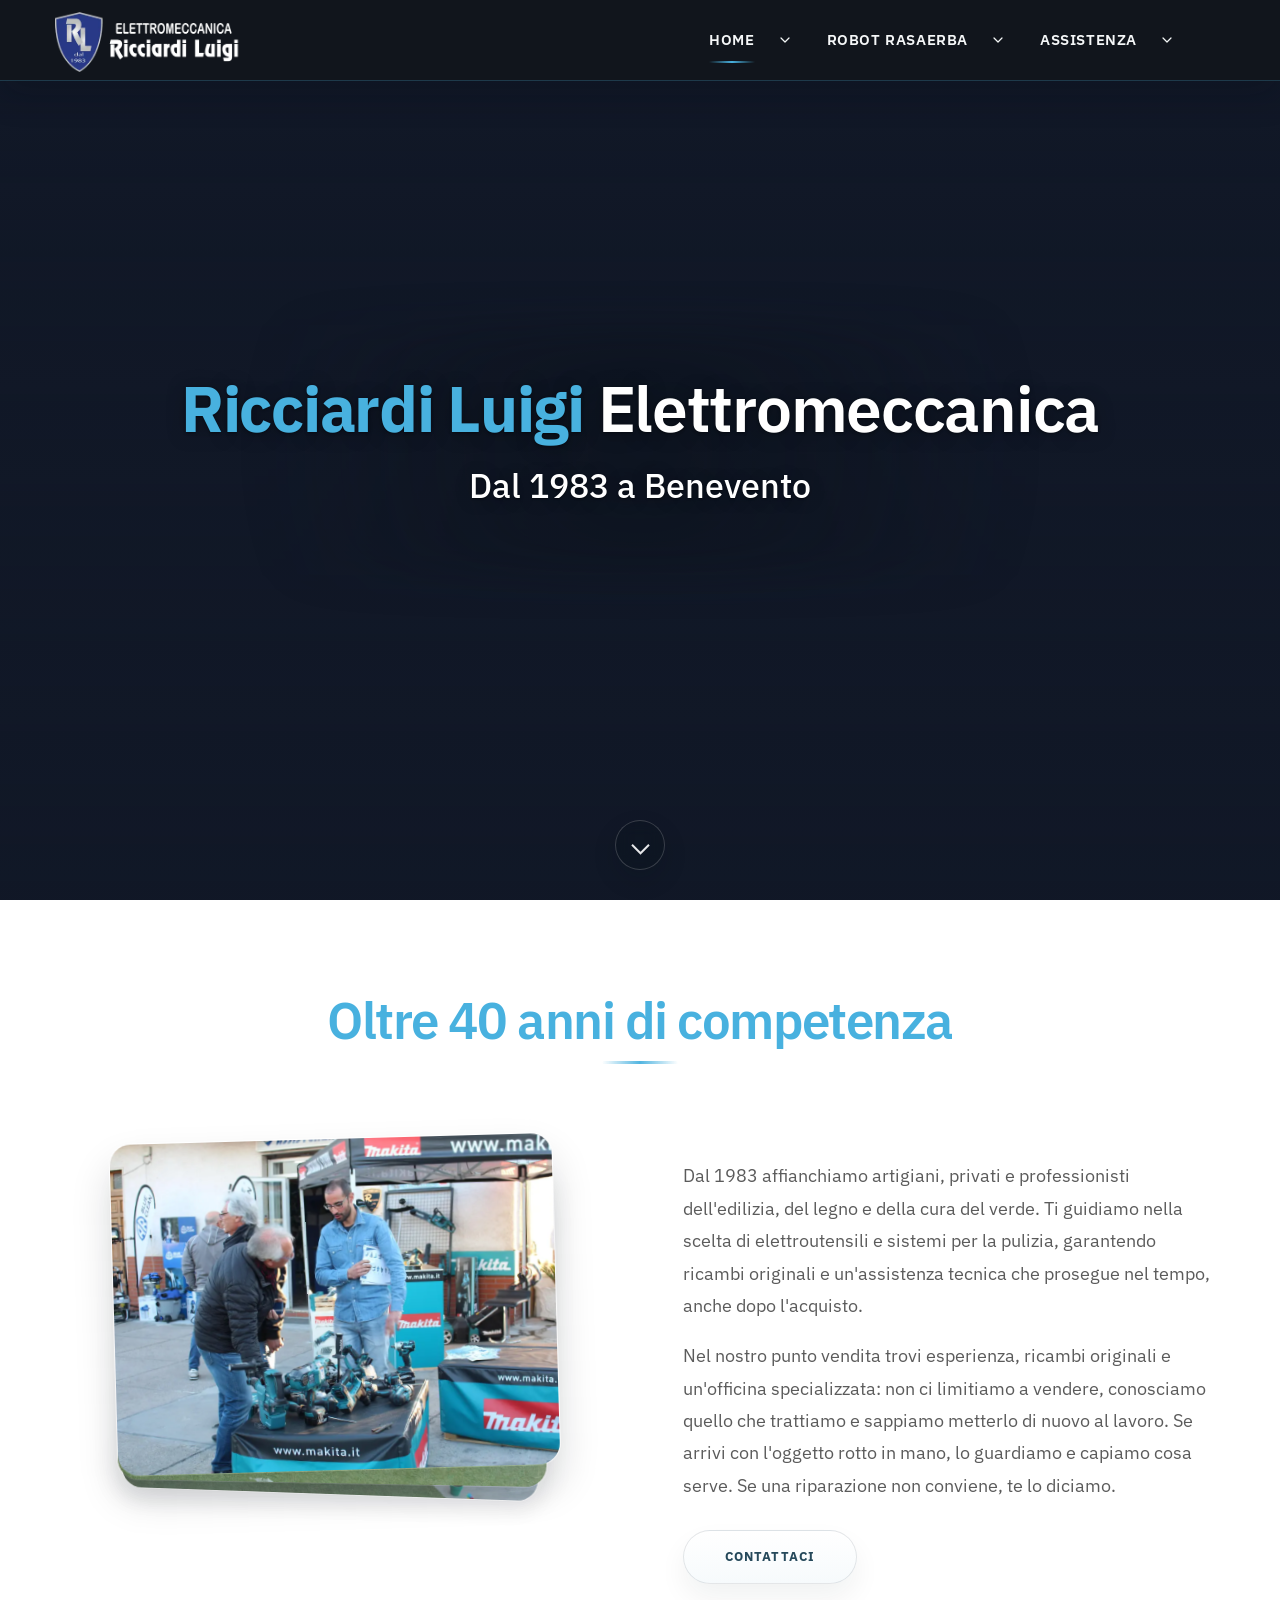
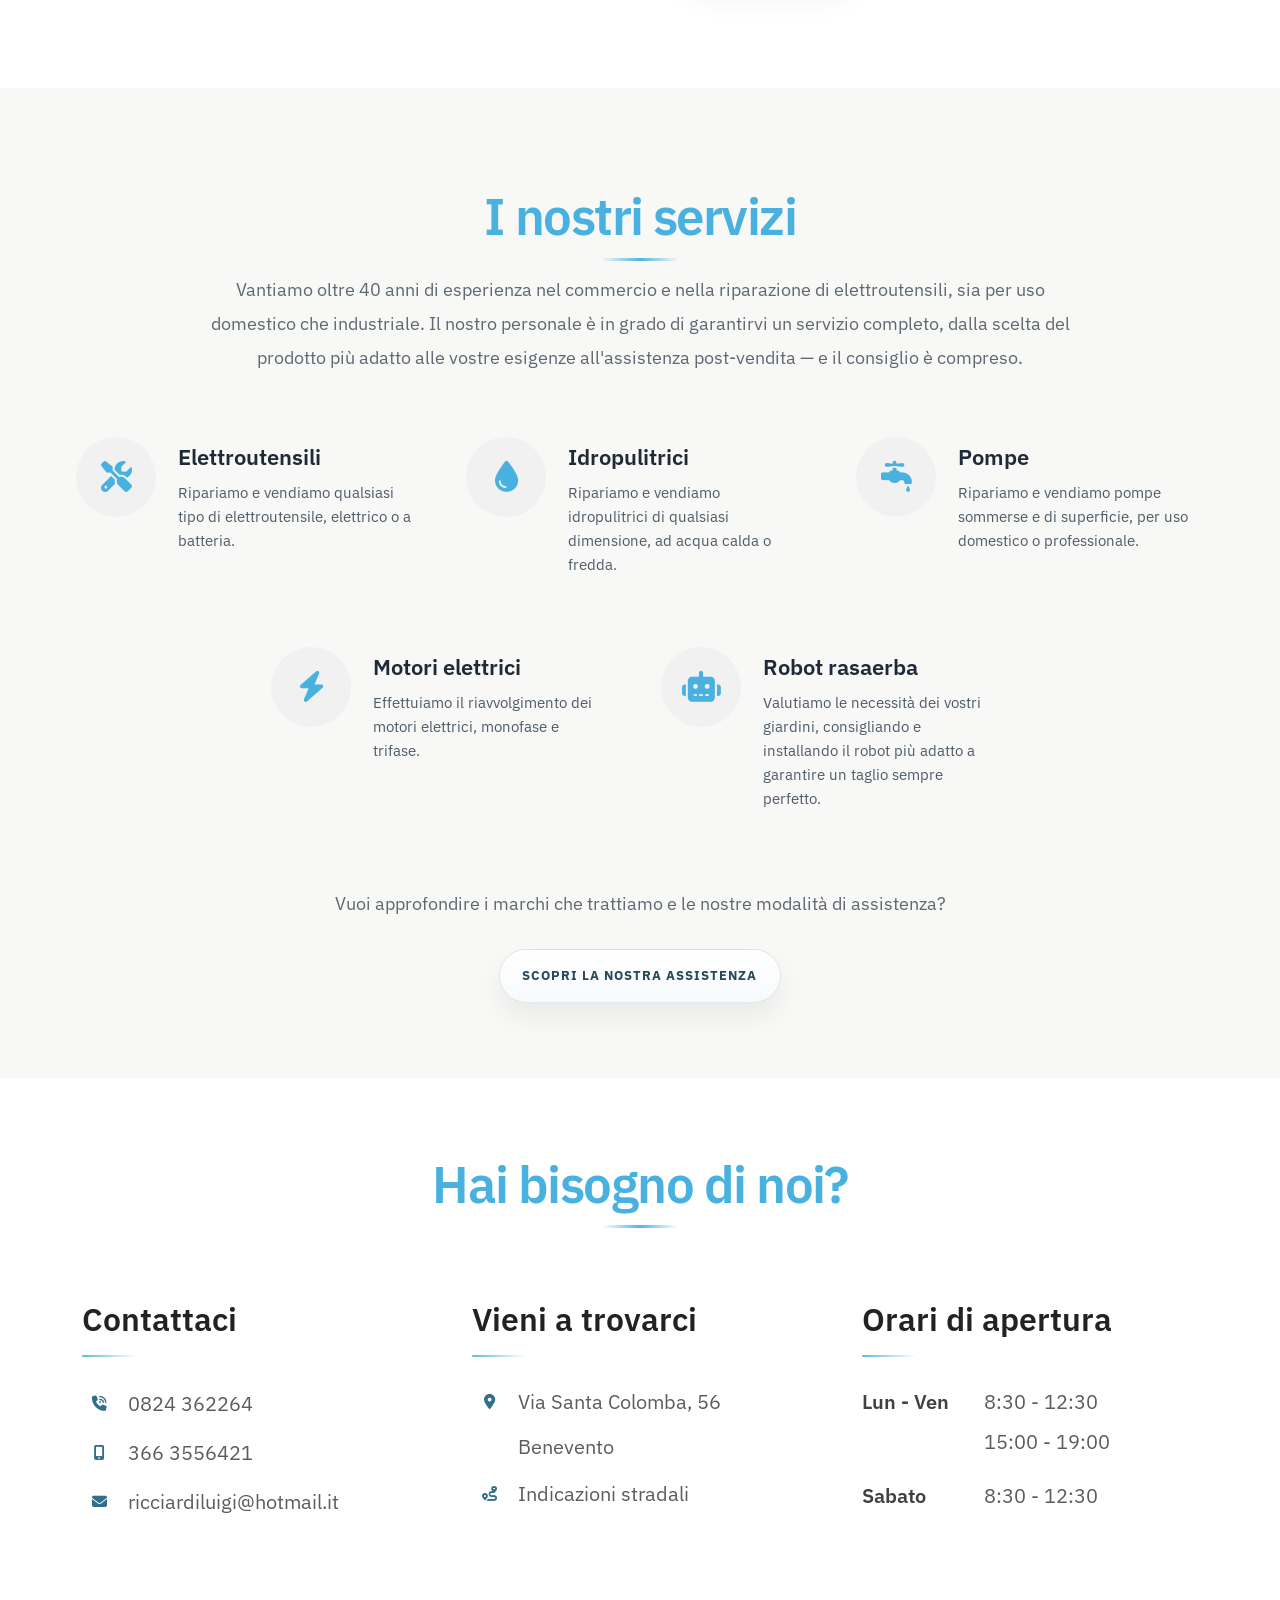
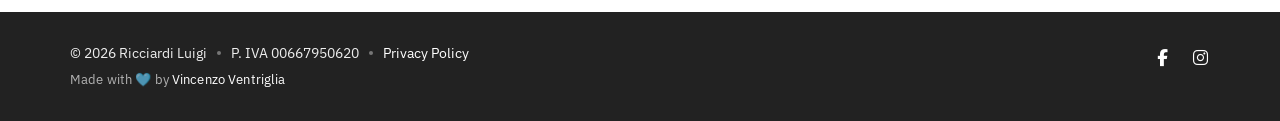
<file: index.html>
<!DOCTYPE html>
<html lang="it">
<head>
    <meta charset="utf-8">
    <meta name="viewport" content="width=device-width, initial-scale=1.0">
    <meta name="description" content="Assistenza tecnica autorizzata e vendita di elettroutensili, idropulitrici, pompe, robot rasaerba e motori elettrici a Benevento. Dal 1983.">
    <meta name="robots" content="index,follow,max-image-preview:large,max-snippet:-1,max-video-preview:-1">
    <meta name="author" content="Ricciardi Luigi Elettromeccanica">
    <meta name="application-name" content="Ricciardi Luigi Elettromeccanica">
    <meta name="apple-mobile-web-app-title" content="Ricciardi Luigi">
    <meta name="theme-color" content="#13161b">
    <title>Ricciardi Luigi Elettromeccanica | Assistenza e vendita a Benevento</title>
    <link rel="canonical" href="https://ricciardiluigi.it/">
    <link rel="alternate" hreflang="it-IT" href="https://ricciardiluigi.it/">
    <meta property="og:locale" content="it_IT">
    <meta property="og:type" content="website">
    <meta property="og:site_name" content="Ricciardi Luigi Elettromeccanica">
    <meta property="og:title" content="Ricciardi Luigi Elettromeccanica | Assistenza e vendita a Benevento">
    <meta property="og:description" content="Assistenza tecnica autorizzata e vendita di elettroutensili, idropulitrici, pompe, robot rasaerba e motori elettrici a Benevento. Dal 1983.">
    <meta property="og:url" content="https://ricciardiluigi.it/">
    <meta property="og:image" content="https://ricciardiluigi.it/images/about/about_1_desktop.webp">
    <meta property="og:image:secure_url" content="https://ricciardiluigi.it/images/about/about_1_desktop.webp">
    <meta property="og:image:alt" content="Ricciardi Luigi Elettromeccanica a Benevento">
    <meta name="twitter:card" content="summary_large_image">
    <meta name="twitter:title" content="Ricciardi Luigi Elettromeccanica | Assistenza e vendita a Benevento">
    <meta name="twitter:description" content="Assistenza tecnica autorizzata e vendita di elettroutensili, idropulitrici, pompe, robot rasaerba e motori elettrici a Benevento. Dal 1983.">
    <meta name="twitter:url" content="https://ricciardiluigi.it/">
    <meta name="twitter:image" content="https://ricciardiluigi.it/images/about/about_1_desktop.webp">
    <meta name="twitter:image:alt" content="Ricciardi Luigi Elettromeccanica a Benevento">
    <meta name="google-site-verification" content="jXuPhwhrOi7qUYsTatjvhVcsy7lvAktsvJ6uunIhx8E" />
    <link rel="preload" as="video" href="images/banner/banner_video_1.mp4" type="video/mp4">
    <script type="application/ld+json">
        {
            "@context": "https://schema.org",
            "@graph": [
                {
                    "@type": "WebSite",
                    "@id": "https://ricciardiluigi.it/#website",
                    "url": "https://ricciardiluigi.it/",
                    "name": "Ricciardi Luigi Elettromeccanica",
                    "alternateName": "Ricciardi Luigi",
                    "inLanguage": "it-IT"
                },
                {
                    "@type": "LocalBusiness",
                    "@id": "https://ricciardiluigi.it/#business",
                    "name": "Ricciardi Luigi Elettromeccanica",
                    "url": "https://ricciardiluigi.it/",
                    "image": "https://ricciardiluigi.it/images/about/about_1_desktop.webp",
                    "logo": "https://ricciardiluigi.it/images/logo_esteso.webp",
                    "description": "Assistenza tecnica autorizzata e vendita di elettroutensili, idropulitrici, pompe, robot rasaerba e motori elettrici a Benevento. Dal 1983.",
                    "telephone": "+39 0824 362264",
                    "email": "ricciardiluigi@hotmail.it",
                    "address": {
                        "@type": "PostalAddress",
                        "streetAddress": "Via Santa Colomba, 56",
                        "addressLocality": "Benevento",
                        "addressCountry": "IT"
                    },
                    "geo": {
                        "@type": "GeoCoordinates",
                        "latitude": 41.1160583,
                        "longitude": 14.7785231
                    },
                    "openingHoursSpecification": [
                        {
                            "@type": "OpeningHoursSpecification",
                            "dayOfWeek": [
                                "Monday",
                                "Tuesday",
                                "Wednesday",
                                "Thursday",
                                "Friday"
                            ],
                            "opens": "08:30",
                            "closes": "12:30"
                        },
                        {
                            "@type": "OpeningHoursSpecification",
                            "dayOfWeek": [
                                "Monday",
                                "Tuesday",
                                "Wednesday",
                                "Thursday",
                                "Friday"
                            ],
                            "opens": "15:00",
                            "closes": "19:00"
                        },
                        {
                            "@type": "OpeningHoursSpecification",
                            "dayOfWeek": "Saturday",
                            "opens": "08:30",
                            "closes": "12:30"
                        }
                    ],
                    "specialOpeningHoursSpecification": [
                        {
                            "@type": "OpeningHoursSpecification",
                            "dayOfWeek": "Saturday",
                            "opens": "00:00",
                            "closes": "00:00",
                            "validFrom": "2026-07-01",
                            "validThrough": "2026-08-31"
                        },
                        {
                            "@type": "OpeningHoursSpecification",
                            "dayOfWeek": [
                                "Monday",
                                "Tuesday",
                                "Wednesday",
                                "Thursday",
                                "Friday",
                                "Saturday",
                                "Sunday"
                            ],
                            "opens": "00:00",
                            "closes": "00:00",
                            "validFrom": "2026-08-08",
                            "validThrough": "2026-08-24"
                        }
                    ],
                    "sameAs": [
                        "https://www.facebook.com/ricciardiluigibn/",
                        "https://www.instagram.com/ricciardi_luigi_bn/"
                    ]
                }
            ]
        }
    </script>
	<!-- core CSS -->
    <link href="css/bootstrap.min.css" rel="stylesheet">
    <link rel="preconnect" href="https://fonts.googleapis.com">
    <link rel="preconnect" href="https://fonts.gstatic.com" crossorigin>
    <link href="https://fonts.googleapis.com/css2?family=IBM+Plex+Sans:wght@400;500;600;700&display=swap" rel="stylesheet">
    <link rel="preload" href="css/icons.css?v=20260712-01" as="style" onload="this.onload=null;this.rel='stylesheet'">
    <noscript><link href="css/icons.css?v=20260712-01" rel="stylesheet"></noscript>
    <link rel="preload" href="css/animate.min.css" as="style" onload="this.onload=null;this.rel='stylesheet'"> 
    <noscript><link href="css/animate.min.css" rel="stylesheet"></noscript>
    <link href="css/styles.css?v=20261117-01" rel="stylesheet">
    <link rel="icon" type="image/x-icon" href="/favicon.ico">
    <link rel="shortcut icon" href="/favicon.ico"> 
    <link href="css/navigation.css?v=20261117-04" rel="stylesheet">
</head> 

<body id="home">

    <header id="header">
        <nav id="main-nav" class="navbar navbar-default navbar-fixed-top" aria-label="Navigazione principale">
            <div class="container">
                <div class="navbar-header">
                    <button type="button" class="navbar-toggle collapsed" data-toggle="collapse" data-target="#primary-nav" aria-expanded="false" aria-controls="primary-nav" aria-label="Apri menu">
                        <span class="sr-only">Apri menu di navigazione</span>
                        <span class="navbar-toggle__box" aria-hidden="true">
                            <span class="icon-bar"></span>
                            <span class="icon-bar"></span>
                            <span class="icon-bar"></span>
                        </span>
                    </button>
                    <a class="navbar-brand" href="/"><img src="images/logo_esteso.webp" alt="Ricciardi Luigi Elettromeccanica"></a>
                </div>
				
                <div id="primary-nav" class="collapse navbar-collapse navbar-right">
                    <ul class="nav navbar-nav site-nav">
                        <li class="site-nav__item active">
                            <div class="site-nav__row">
                                <a class="site-nav__page" href="#home" aria-current="page">Home</a>
                                <button class="site-nav__toggle" type="button" aria-expanded="false" aria-controls="nav-home-sections" aria-label="Sezioni Home"><span aria-hidden="true"><svg viewBox="0 0 20 20" focusable="false"><path d="m5 7.5 5 5 5-5"></path></svg></span></button>
                            </div>
                            <div class="site-nav__panel" id="nav-home-sections">
                                <ul class="site-nav__sections">
                                    <li><a class="site-nav__section-link" href="#about">Chi siamo</a></li>
                                    <li><a class="site-nav__section-link" href="#services">Servizi</a></li>
                                    <li><a class="site-nav__section-link" href="#contact-us">Contatti</a></li>
                                </ul>
                            </div>
                        </li>
                        <li class="site-nav__item">
                            <div class="site-nav__row">
                                <a class="site-nav__page" href="robot-rasaerba/index.html">Robot rasaerba</a>
                                <button class="site-nav__toggle" type="button" aria-expanded="false" aria-controls="nav-robot-sections" aria-label="Sezioni Robot rasaerba"><span aria-hidden="true"><svg viewBox="0 0 20 20" focusable="false"><path d="m5 7.5 5 5 5-5"></path></svg></span></button>
                            </div>
                            <div class="site-nav__panel" id="nav-robot-sections">
                                <ul class="site-nav__sections">
                                    <li><a class="site-nav__section-link" href="robot-rasaerba/index.html#scelta">Partiamo dalle tue esigenze</a></li>
                                    <li><a class="site-nav__section-link" href="robot-rasaerba/index.html#marchi">I nostri marchi</a></li>
                                    <li><a class="site-nav__section-link" href="robot-rasaerba/index.html#supporto">Dalla scelta al supporto</a></li>
                                    <li><a class="site-nav__section-link" href="robot-rasaerba/index.html#domande-frequenti">Domande frequenti</a></li>
                                </ul>
                            </div>
                        </li>
                        <li class="site-nav__item">
                            <div class="site-nav__row">
                                <a class="site-nav__page" href="assistenza/index.html">Assistenza</a>
                                <button class="site-nav__toggle" type="button" aria-expanded="false" aria-controls="nav-assistenza-sections" aria-label="Sezioni Assistenza"><span aria-hidden="true"><svg viewBox="0 0 20 20" focusable="false"><path d="m5 7.5 5 5 5-5"></path></svg></span></button>
                            </div>
                            <div class="site-nav__panel" id="nav-assistenza-sections">
                                <ul class="site-nav__sections">
                                    <li><a class="site-nav__section-link" href="assistenza/index.html#marchi">I nostri marchi</a></li>
                                    <li><a class="site-nav__section-link" href="assistenza/index.html#domande-ricorrenti">Domande frequenti</a></li>
                                </ul>
                            </div>
                        </li>
                    </ul>
                </div>
            </div><!--/.container-->
        </nav><!--/nav-->
    </header><!--/header-->

    <section id="hero-banner">
                <div class="hero-mobile-slider is-booting" aria-hidden="true">
                    <div class="hero-mobile-slide is-active">
                        <video class="hero-mobile-video" autoplay muted playsinline preload="auto">
                            <source src="images/banner/banner_video_1.mp4" type="video/mp4">
                        </video>
                    </div>
                    <div class="hero-mobile-slide">
                        <video class="hero-mobile-video" muted playsinline preload="metadata">
                            <source src="images/banner/banner_video_2.mp4" type="video/mp4">
                        </video>
                    </div>
                    <div class="hero-mobile-slide">
                        <video class="hero-mobile-video" muted playsinline preload="metadata">
                            <source src="images/banner/banner_video_3.mp4" type="video/mp4">
                        </video>
                    </div>
                    <div class="hero-mobile-slide">
                        <video class="hero-mobile-video" muted playsinline preload="metadata">
                            <source src="images/banner/banner_video_4.mp4" type="video/mp4">
                        </video>
                    </div>
                </div>
            <div class="banner-inner">
                    <div class="container">
                        <div class="row">
                            <div class="col-sm-12">
                                    <h1><b>Ricciardi Luigi</b> Elettromeccanica</h1>
                                    <p>Dal 1983 a Benevento</p>
                            </div>
                        </div>
                    </div>
                    <a class="hero-scroll-cue" href="#about" aria-label="Scorri alla sezione Chi siamo">
                        <span class="hero-scroll-cue__arrow" aria-hidden="true"></span>
                    </a>
                </div>
    </section><!--/#main-slider-->
     
 <section id="about">
        <div class="container">

            <div class="section-header">
                <h2 class="section-title wow fadeInDown">Oltre 40 anni di competenza</h2>
                <!-- <p class="wow fadeInDown">Dal 1983 affianchiamo professionisti dell'edilizia, del legno e 
                    del giardinaggio con strumenti, ricambi e assistenza tecnica autorizzata. -->
            </div>

            <div class="about-showcase row">
                <div class="col-md-6 wow fadeInLeft" data-wow-duration="500ms" data-wow-delay="0ms">
                    <div class="about-visual">
                        <div class="about-stack" aria-label="Galleria fotografica aziendale">
                            <figure class="about-stack__card about-stack__card--detail-left is-back">
                                <div class="about-stack__media">
                                    <picture>
                                        <source media="(max-width: 767px)" srcset="images/about/about_2_mobile.webp" type="image/webp">
                                        <img class="img-responsive" src="images/about/about_2_desktop.webp" alt="" loading="eager" decoding="async">
                                    </picture>
                                </div>
                            </figure>
                            <figure class="about-stack__card about-stack__card--detail-right is-middle">
                                <div class="about-stack__media">
                                    <picture>
                                        <source media="(max-width: 767px)" srcset="images/about/about_3_mobile.webp" type="image/webp">
                                        <img class="img-responsive" src="images/about/about_3_desktop.webp" alt="" loading="eager" decoding="async">
                                    </picture>
                                </div>
                            </figure>
                            <figure class="about-stack__card about-stack__card--detail-center is-front">
                                <div class="about-stack__media">
                                    <picture>
                                        <source media="(max-width: 767px)" srcset="images/about/about_1_mobile.webp" type="image/webp">
                                        <img class="img-responsive" src="images/about/about_1_desktop.webp" alt="Azienda Ricciardi" loading="eager" fetchpriority="high" decoding="async">
                                    </picture>
                                </div>
                            </figure>
                        </div>
                    </div>
                </div>

                <div class="col-md-6 wow fadeInRight" data-wow-duration="500ms" data-wow-delay="80ms">
                    <div class="about-card">
                        <p>
                            Dal 1983 affianchiamo artigiani, privati e professionisti dell'edilizia, del legno e della cura del verde.
                            Ti guidiamo nella scelta di elettroutensili e sistemi per la pulizia, garantendo ricambi originali e un'assistenza tecnica 
                            che prosegue nel tempo, anche dopo l'acquisto.
                        </p>
                        <p>
                            Nel nostro punto vendita trovi esperienza, ricambi originali e un'officina specializzata: non ci limitiamo a vendere, conosciamo quello che trattiamo e sappiamo metterlo di nuovo al lavoro.
                            Se arrivi con l'oggetto rotto in mano, lo guardiamo e capiamo cosa serve. Se una riparazione non conviene, te lo diciamo.
                        </p>
                        <a class="about-link" href="#contact-us">Contattaci</a>
                    </div>
                </div>
            </div>
        </div>
    </section><!--/#about-->

 <section id="services" >
        <div class="container">

            <div class="section-header">
                <h2 class="section-title wow fadeInDown">I nostri servizi</h2>
                <p class="wow fadeInDown">Vantiamo oltre 40 anni di esperienza nel commercio e nella riparazione di elettroutensili, sia per uso domestico che industriale. Il nostro personale è in grado di garantirvi un servizio completo, dalla scelta del prodotto più adatto alle vostre esigenze all'assistenza post-vendita — e il consiglio è compreso.
                </p>
            </div>

            <div class="row">
                <div class="features">
                    <div class="col-md-4 col-sm-6 wow fadeInUp" data-wow-duration="300ms" data-wow-delay="0ms">
                        <div class="media service-box">
                            <div class="pull-left">
                                <i class="fa-solid fa-screwdriver-wrench"></i>
                            </div>
                            <div class="media-body">
                                <h4 class="media-heading">Elettroutensili</h4>
                                <p>Ripariamo e vendiamo qualsiasi tipo di elettroutensile, elettrico o a batteria.</p>
                            </div>
                        </div>
                    </div><!--/.col-md-4-->

                    <div class="col-md-4 col-sm-6 wow fadeInUp" data-wow-duration="300ms" data-wow-delay="100ms">
                        <div class="media service-box">
                            <div class="pull-left">
                                <i class="fa-solid fa-droplet"></i>
                            </div>
                            <div class="media-body">
                                <h4 class="media-heading">Idropulitrici</h4>
                                <p>Ripariamo e vendiamo idropulitrici di qualsiasi dimensione, ad acqua calda o fredda.</p>
                            </div>
                        </div>
                    </div><!--/.col-md-4-->

                    <div class="col-md-4 col-sm-6 wow fadeInUp" data-wow-duration="300ms" data-wow-delay="200ms">
                        <div class="media service-box">
                            <div class="pull-left">
                                <i class="fa-solid fa-faucet-drip"></i>
                            </div>
                            <div class="media-body">
                                <h4 class="media-heading">Pompe</h4>
                                <p>Ripariamo e vendiamo pompe sommerse e di superficie, per uso domestico o professionale.</p>
                            </div>
                        </div>
                    </div><!--/.col-md-4-->
                
                    <div class="col-md-4 col-sm-6 wow fadeInUp" data-wow-duration="300ms" data-wow-delay="300ms">
                        <div class="media service-box">
                            <div class="pull-left">
                                <i class="fa-solid fa-bolt"></i>
                            </div>
                            <div class="media-body">
                                <h4 class="media-heading">Motori elettrici</h4>
                                <p>Effettuiamo il riavvolgimento dei motori elettrici, monofase e trifase.</p>
                            </div>
                        </div>
                    </div><!--/.col-md-4-->

                    <div class="col-md-4 col-sm-6 wow fadeInUp" data-wow-duration="300ms" data-wow-delay="400ms">
                        <div class="media service-box">
                            <div class="pull-left">
                                <i class="fa-solid fa-robot"></i>
                            </div>
                            <div class="media-body">
                                <h4 class="media-heading"><a href="robot-rasaerba/index.html">Robot rasaerba</a></h4>
                                <p>Valutiamo le necessità dei vostri giardini, consigliando e installando il robot più adatto a garantire un taglio sempre perfetto.</p>
                            </div>
                        </div>
                    </div><!--/.col-md-4-->

                </div>
            </div><!--/.row-->
            <div class="services-area__footer wow fadeInUp" data-wow-duration="400ms" data-wow-delay="80ms">
                <p>Vuoi approfondire i marchi che trattiamo e le nostre modalità di assistenza?</p>
                <a class="brand-area__cta" href="assistenza/index.html">Scopri la nostra assistenza</a>
            </div>
        </div><!--/.container-->
    </section><!--/#services-->

    <section id="contact-us">
        <div class="container">
            <div class="section-header">
                <h2 class="section-title wow fadeInDown">Hai bisogno di noi?</h2>
            </div>
        </div>
    </section>


    <section id="contact">
        <div class="container">
            <div class="contact-info">
                <div class="row">
                    <div class="col-sm-4">
                        <div class="contact-card wow fadeInUp" data-wow-duration="400ms" data-wow-delay="0ms">
                            <h3>Contattaci</h3>
                            <div class="contact-lines">
                                <p><a href="tel:+390824362264"><i class="fa-solid fa-phone-volume"></i>0824 362264</a></p>
                                <p><a href="tel:+393663556421"><i class="fa-solid fa-mobile-screen-button"></i>366 3556421</a></p>
                                <p><a href="mailto:ricciardiluigi@hotmail.it"><i class="fa-solid fa-envelope"></i>ricciardiluigi@hotmail.it</a></p>
                            </div>
                        </div>
                    </div>
                    <div class="col-sm-4">
                        <div class="contact-card wow fadeInUp" data-wow-duration="400ms" data-wow-delay="100ms">
                            <h3>Vieni a trovarci</h3>
                            <div class="contact-lines">
                                <p class="contact-lines__row"><i class="fa-solid fa-location-dot"></i><span class="contact-lines__text">Via Santa Colomba, 56</span></p>
                                <p class="contact-lines__row contact-lines__row--offset"><span class="contact-lines__text">Benevento</span></p>
                                <p><a href="https://www.google.com/maps/place/Ricciardi+Luigi+-+Elettromeccanica/@41.1159804,14.778148,19.75z/data=!3m1!5s0x133a30992977e887:0xa5146629eb7966c3!4m6!3m5!1s0x133a309fc67f7187:0xf5bf01117de4bbf4!8m2!3d41.1160583!4d14.7785231!16s%2Fg%2F1hc1ps30x" target="_blank" rel="noopener noreferrer"><i class="fa-solid fa-route"></i>Indicazioni stradali</a></p>
                            </div>
                        </div>
                    </div>
                    <div class="col-sm-4">
                        <div class="contact-card wow fadeInUp" data-wow-duration="400ms" data-wow-delay="200ms">
                            <h3>Orari di apertura</h3>
                            <div class="contact-lines contact-hours">
                                <div class="contact-hours__item">
                                    <span class="contact-hours__day">Lun - Ven</span>
                                    <span class="contact-hours__time">8:30 - 12:30</span>
                                    <span class="contact-hours__time contact-hours__time--secondary">15:00 - 19:00</span>
                                </div>
                                <div class="contact-hours__item">
                                    <span class="contact-hours__day">Sabato</span>
                                    <span class="contact-hours__time">8:30 - 12:30</span>
                                </div>
                            </div>
                        </div>
                    </div>
                </div>
            </div>
        </div>   
   </section><!--/#bottom-->

    <footer id="footer">
        <div class="container">
            <div class="row">
                <div class="col-sm-6">
                    <div class="footer-meta">
                        <div class="footer-meta__legal">
                            <span>&copy; 2026 Ricciardi Luigi</span>
                            <span class="footer-meta__separator" aria-hidden="true"></span>
                            <span>P. IVA 00667950620</span>
                            <span class="footer-meta__separator" aria-hidden="true"></span>
                            <a href="privacy.html">Privacy Policy</a>
                        </div>
                        <div class="footer-meta__credit">Made with &#129653; by <a href="https://vincenzoventriglia.com/" target="_blank" rel="noopener noreferrer">Vincenzo Ventriglia</a></div>
                    </div>
                </div>
                <div class="col-sm-6">
                    <ul class="social-icons">
                        <li><a href="https://www.facebook.com/ricciardiluigibn/" aria-label="Facebook"><i class="fa-brands fa-facebook-f"></i></a></li>
                        <li><a href="https://www.instagram.com/ricciardi_luigi_bn/" aria-label="Instagram"><i class="fa-brands fa-instagram"></i></a></li>
                    </ul>
                </div>
            </div>
        </div>
    </footer><!--/#footer-->

    <a id="tohash" class="back-to-top" href="#home" aria-label="Torna in alto">
        <svg class="back-to-top__progress" viewBox="0 0 60 60" aria-hidden="true" focusable="false">
            <circle class="back-to-top__progress-track" cx="30" cy="30" r="27"></circle>
            <circle class="back-to-top__progress-circle" cx="30" cy="30" r="27"></circle>
        </svg>
        <i class="fa-solid fa-arrow-up" aria-hidden="true"></i>
    </a>

    <script src="js/jquery.js"></script>
    <script src="js/bootstrap.min.js"></script> 
    <script src="js/wow.min.js"></script>
    <script src="js/navigation.js?v=20261117-01"></script>
    <script src="js/custom-scripts.js?v=20261117-01"></script>
</body>
</html>
</file>
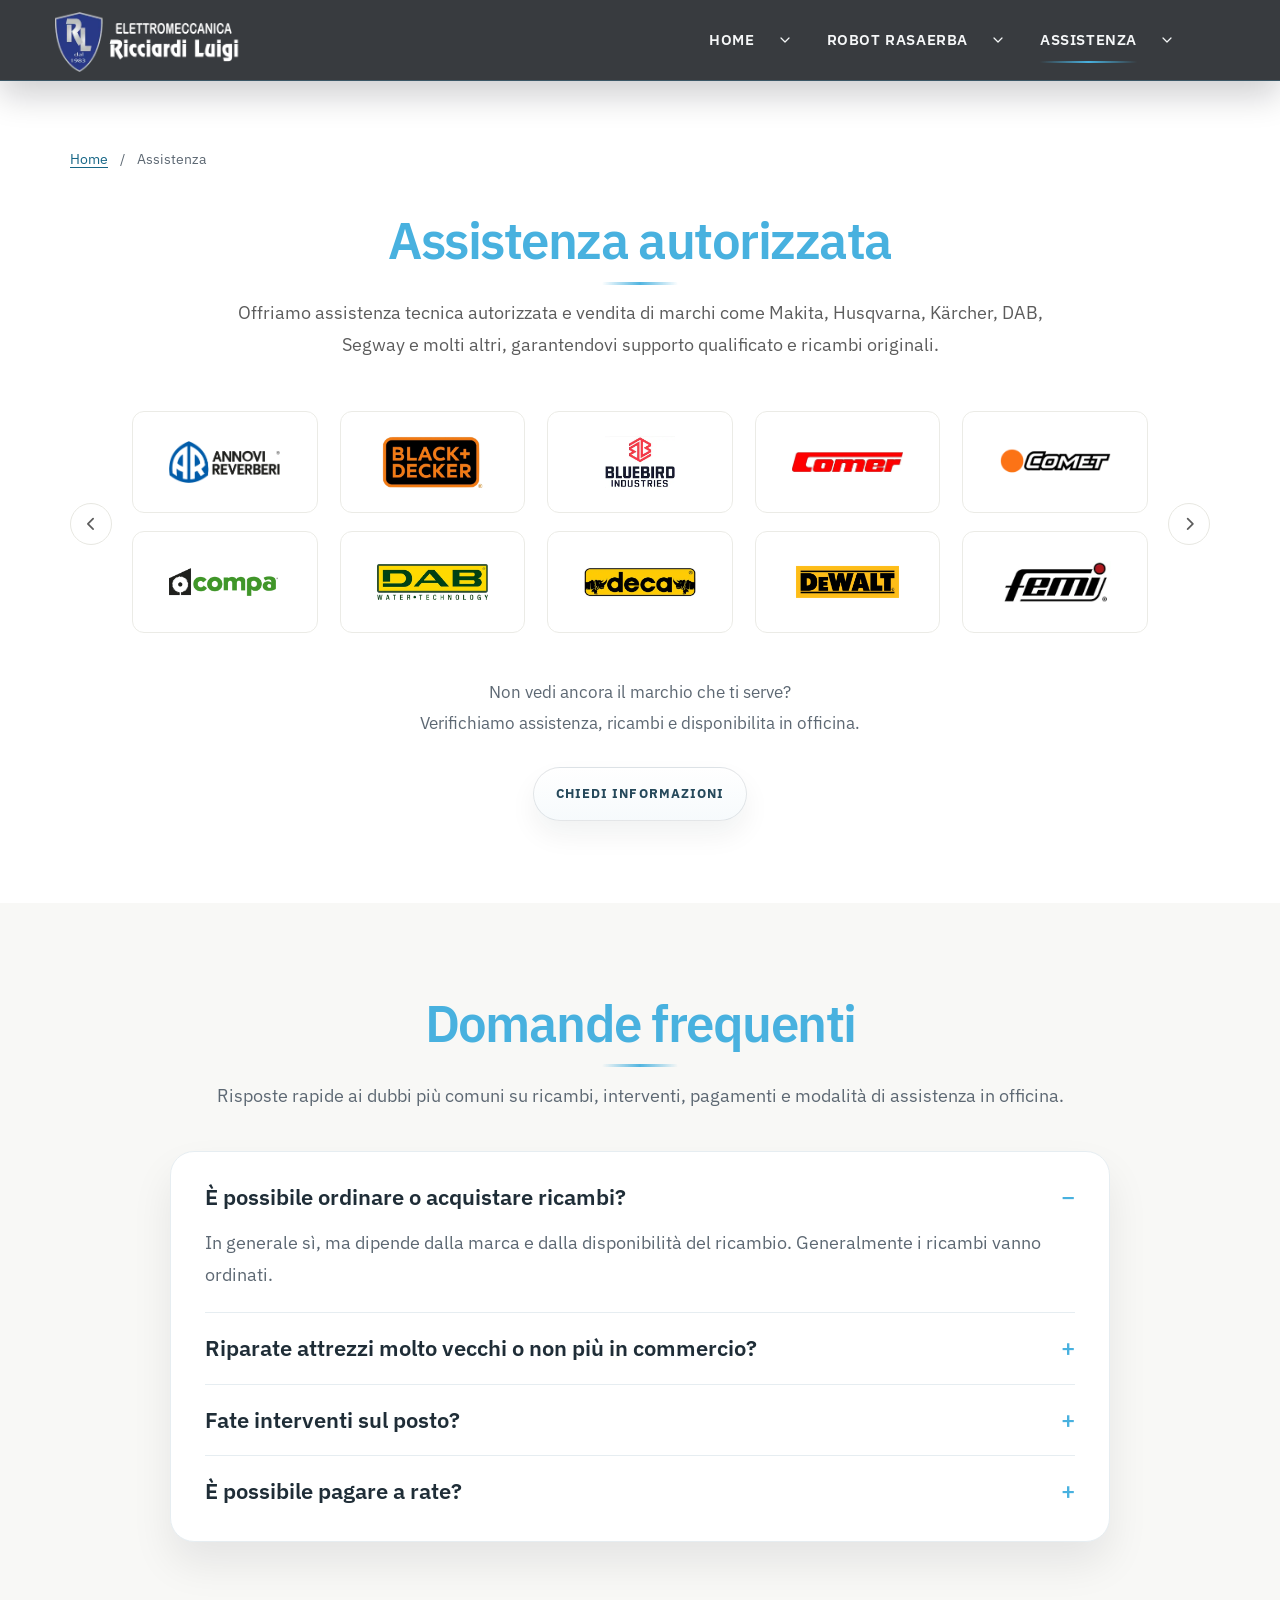
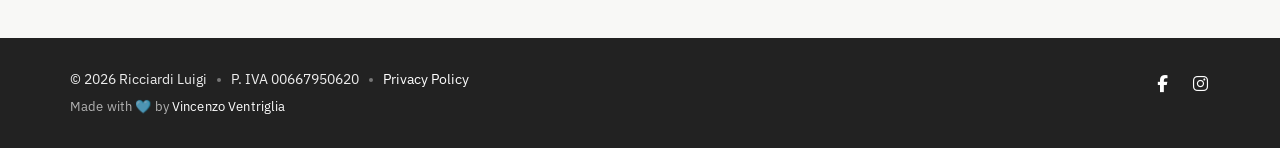
<file: assistenza/index.html>
<!DOCTYPE html>
<html lang="it">
<head>
    <meta charset="utf-8">
    <meta name="viewport" content="width=device-width, initial-scale=1.0">
    <meta name="description" content="Assistenza autorizzata, marchi trattati e domande frequenti su ricambi, interventi, pagamenti e servizi di Ricciardi Luigi Elettromeccanica a Benevento.">
    <meta name="robots" content="index,follow,max-image-preview:large,max-snippet:-1,max-video-preview:-1">
    <meta name="author" content="Ricciardi Luigi Elettromeccanica">
    <meta name="theme-color" content="#13161b">
    <title>Assistenza | Ricciardi Luigi Elettromeccanica</title>
    <link rel="canonical" href="https://ricciardiluigi.it/assistenza/">
    <link rel="alternate" hreflang="it-IT" href="https://ricciardiluigi.it/assistenza/">
    <meta property="og:locale" content="it_IT">
    <meta property="og:type" content="website">
    <meta property="og:site_name" content="Ricciardi Luigi Elettromeccanica">
    <meta property="og:title" content="Assistenza | Ricciardi Luigi Elettromeccanica">
    <meta property="og:description" content="Assistenza autorizzata, marchi trattati e domande frequenti su ricambi, interventi, pagamenti e servizi a Benevento.">
    <meta property="og:url" content="https://ricciardiluigi.it/assistenza/">
    <meta property="og:image" content="https://ricciardiluigi.it/images/about/about_1_desktop.webp">
    <meta property="og:image:alt" content="Ricciardi Luigi Elettromeccanica a Benevento">
    <meta name="twitter:card" content="summary_large_image">
    <meta name="twitter:title" content="Assistenza | Ricciardi Luigi Elettromeccanica">
    <meta name="twitter:description" content="Assistenza autorizzata, marchi trattati e domande frequenti su ricambi, interventi, pagamenti e servizi a Benevento.">
    <meta name="twitter:image" content="https://ricciardiluigi.it/images/about/about_1_desktop.webp">
    <link href="../css/bootstrap.min.css" rel="stylesheet">
    <link rel="preconnect" href="https://fonts.googleapis.com">
    <link rel="preconnect" href="https://fonts.gstatic.com" crossorigin>
    <link href="https://fonts.googleapis.com/css2?family=IBM+Plex+Sans:wght@400;500;600;700&display=swap" rel="stylesheet">
    <link rel="preload" href="../css/icons.css?v=20260712-01" as="style" onload="this.onload=null;this.rel='stylesheet'">
    <noscript><link href="../css/icons.css?v=20260712-01" rel="stylesheet"></noscript>
    <link rel="preload" href="../css/animate.min.css" as="style" onload="this.onload=null;this.rel='stylesheet'">
    <noscript><link href="../css/animate.min.css" rel="stylesheet"></noscript>
    <link href="../css/styles.css?v=20261117-03" rel="stylesheet">
    <link rel="icon" type="image/x-icon" href="/favicon.ico">
    <link rel="shortcut icon" href="/favicon.ico">
    <link href="../css/navigation.css?v=20261117-04" rel="stylesheet">
</head>
<body>
    <header id="header">
        <nav id="main-nav" class="navbar navbar-default navbar-fixed-top" aria-label="Navigazione principale">
            <div class="container">
                <div class="navbar-header">
                    <button type="button" class="navbar-toggle collapsed" data-toggle="collapse" data-target="#primary-nav" aria-expanded="false" aria-controls="primary-nav" aria-label="Apri menu">
                        <span class="sr-only">Apri menu di navigazione</span>
                        <span class="navbar-toggle__box" aria-hidden="true">
                            <span class="icon-bar"></span>
                            <span class="icon-bar"></span>
                            <span class="icon-bar"></span>
                        </span>
                    </button>
                    <a class="navbar-brand" href="../index.html"><img src="../images/logo_esteso.webp" alt="Ricciardi Luigi Elettromeccanica"></a>
                </div>
                <div id="primary-nav" class="collapse navbar-collapse navbar-right">
                    <ul class="nav navbar-nav site-nav">
                        <li class="site-nav__item">
                            <div class="site-nav__row">
                                <a class="site-nav__page" href="../index.html">Home</a>
                                <button class="site-nav__toggle" type="button" aria-expanded="false" aria-controls="nav-home-sections" aria-label="Sezioni Home"><span aria-hidden="true"><svg viewBox="0 0 20 20" focusable="false"><path d="m5 7.5 5 5 5-5"></path></svg></span></button>
                            </div>
                            <div class="site-nav__panel" id="nav-home-sections">
                                <ul class="site-nav__sections">
                                    <li><a class="site-nav__section-link" href="../index.html#about">Chi siamo</a></li>
                                    <li><a class="site-nav__section-link" href="../index.html#services">Servizi</a></li>
                                    <li><a class="site-nav__section-link" href="../index.html#contact-us">Contatti</a></li>
                                </ul>
                            </div>
                        </li>
                        <li class="site-nav__item">
                            <div class="site-nav__row">
                                <a class="site-nav__page" href="../robot-rasaerba/index.html">Robot rasaerba</a>
                                <button class="site-nav__toggle" type="button" aria-expanded="false" aria-controls="nav-robot-sections" aria-label="Sezioni Robot rasaerba"><span aria-hidden="true"><svg viewBox="0 0 20 20" focusable="false"><path d="m5 7.5 5 5 5-5"></path></svg></span></button>
                            </div>
                            <div class="site-nav__panel" id="nav-robot-sections">
                                <ul class="site-nav__sections">
                                    <li><a class="site-nav__section-link" href="../robot-rasaerba/index.html#scelta">Partiamo dalle tue esigenze</a></li>
                                    <li><a class="site-nav__section-link" href="../robot-rasaerba/index.html#marchi">I nostri marchi</a></li>
                                    <li><a class="site-nav__section-link" href="../robot-rasaerba/index.html#supporto">Dalla scelta al supporto</a></li>
                                    <li><a class="site-nav__section-link" href="../robot-rasaerba/index.html#domande-frequenti">Domande frequenti</a></li>
                                </ul>
                            </div>
                        </li>
                        <li class="site-nav__item active">
                            <div class="site-nav__row">
                                <a class="site-nav__page" href="#page-top" aria-current="page">Assistenza</a>
                                <button class="site-nav__toggle" type="button" aria-expanded="false" aria-controls="nav-assistenza-sections" aria-label="Sezioni Assistenza"><span aria-hidden="true"><svg viewBox="0 0 20 20" focusable="false"><path d="m5 7.5 5 5 5-5"></path></svg></span></button>
                            </div>
                            <div class="site-nav__panel" id="nav-assistenza-sections">
                                <ul class="site-nav__sections">
                                    <li><a class="site-nav__section-link" href="#marchi">I nostri marchi</a></li>
                                    <li><a class="site-nav__section-link" href="#domande-ricorrenti">Domande frequenti</a></li>
                                </ul>
                            </div>
                        </li>
                    </ul>
                </div>
            </div>
        </nav>
    </header>

    <section id="page-top" class="page-shell support-page-shell">
        <div class="container">
            <nav class="page-breadcrumb" aria-label="Percorso di navigazione"><a href="../index.html">Home</a><span aria-hidden="true">/</span><span aria-current="page">Assistenza</span></nav>
            <div id="marchi" class="brand-area brand-area--subpage">
                <div class="section-header wow fadeInDown">
                    <h1 class="section-title">Assistenza autorizzata</h1>
                    <p>Offriamo assistenza tecnica autorizzata e vendita
                        di marchi come Makita, Husqvarna, Kärcher, DAB, Segway e molti altri, garantendovi
                        supporto qualificato e ricambi originali.
                    </p>
                </div>
                <div class="brand-carousel wow fadeInUp" data-wow-duration="500ms" data-wow-delay="0ms" data-brand-base="../">
                    <button class="brand-carousel__arrow brand-carousel__arrow--prev" type="button" aria-label="Marchi precedenti">
                        <i class="fa-solid fa-chevron-left" aria-hidden="true"></i>
                    </button>
                    <div class="brand-carousel__viewport">
                        <div class="brand-carousel__track"></div>
                    </div>
                    <button class="brand-carousel__arrow brand-carousel__arrow--next" type="button" aria-label="Marchi successivi">
                        <i class="fa-solid fa-chevron-right" aria-hidden="true"></i>
                    </button>
                </div>
                <div class="brand-area__footer wow fadeInUp" data-wow-duration="500ms" data-wow-delay="80ms">
                    <p>Non vedi ancora il marchio che ti serve? <br>Verifichiamo assistenza, ricambi e disponibilita in officina.</p>
                    <a class="brand-area__cta" href="../index.html#contact-us">Chiedi informazioni</a>
                </div>
            </div>
        </div>
    </section>

    <section class="support-questions-area" id="domande-ricorrenti">
        <div class="container">
            <div class="section-header support-questions-header wow fadeInDown" data-wow-duration="500ms" data-wow-delay="120ms">
                <h2 class="section-title">Domande frequenti</h2>
                <p>Risposte rapide ai dubbi più comuni su ricambi, interventi, pagamenti e modalità di assistenza in officina.</p>
            </div>
            <div class="page-content support-questions wow fadeInUp" data-wow-duration="500ms" data-wow-delay="180ms">
                <details class="support-question" name="assistenza-faq" open>
                    <summary>È possibile ordinare o acquistare ricambi?</summary><div class="support-answer">
                    <p>In generale sì, ma dipende dalla marca e dalla disponibilità del ricambio. Generalmente i ricambi vanno ordinati.</p>
                </div></details>
                <details class="support-question" name="assistenza-faq">
                    <summary>Riparate attrezzi molto vecchi o non più in commercio?</summary><div class="support-answer">
                    <p>Dipende dalla disponibilità dei ricambi a magazzino.</p>
                </div></details>
                <details class="support-question" name="assistenza-faq">
                    <summary>Fate interventi sul posto?</summary><div class="support-answer">
                    <p>No, non effettuiamo interventi sul posto.</p>
                </div></details>
                <details class="support-question" name="assistenza-faq">
                    <summary>È possibile pagare a rate?</summary><div class="support-answer">
                    <p>Sì, abbiamo soluzioni di rateizzazione. Per saperne di più, passa a trovarci in negozio.</p>
                </div></details>
            </div>
        </div>
    </section>

    <footer id="footer">
        <div class="container">
            <div class="row">
                <div class="col-sm-6">
                    <div class="footer-meta">
                        <div class="footer-meta__legal">
                            <span>&copy; 2026 Ricciardi Luigi</span>
                            <span class="footer-meta__separator" aria-hidden="true"></span>
                            <span>P. IVA 00667950620</span>
                            <span class="footer-meta__separator" aria-hidden="true"></span>
                            <a href="../privacy.html">Privacy Policy</a>
                        </div>
                        <div class="footer-meta__credit">Made with &#129653; by <a href="https://vincenzoventriglia.com/" target="_blank" rel="noopener noreferrer">Vincenzo Ventriglia</a></div>
                    </div>
                </div>
                <div class="col-sm-6">
                    <ul class="social-icons">
                        <li><a href="https://www.facebook.com/ricciardiluigibn/" aria-label="Facebook"><i class="fa-brands fa-facebook-f"></i></a></li>
                        <li><a href="https://www.instagram.com/ricciardi_luigi_bn/" aria-label="Instagram"><i class="fa-brands fa-instagram"></i></a></li>
                    </ul>
                </div>
            </div>
        </div>
    </footer>

    <a id="tohash" class="back-to-top" href="#page-top" aria-label="Torna in alto">
        <svg class="back-to-top__progress" viewBox="0 0 60 60" aria-hidden="true" focusable="false">
            <circle class="back-to-top__progress-track" cx="30" cy="30" r="27"></circle>
            <circle class="back-to-top__progress-circle" cx="30" cy="30" r="27"></circle>
        </svg>
        <i class="fa-solid fa-arrow-up" aria-hidden="true"></i>
    </a>

    <script src="../js/jquery.js"></script>
    <script src="../js/bootstrap.min.js"></script>
    <script src="../images/brands/brands-manifest.js?v=20260609-01"></script>
    <script src="../js/wow.min.js"></script>
    <script src="../js/navigation.js?v=20261117-01"></script>
    <script src="../js/custom-scripts.js?v=20261117-01"></script>
</body>
</html>
</file>
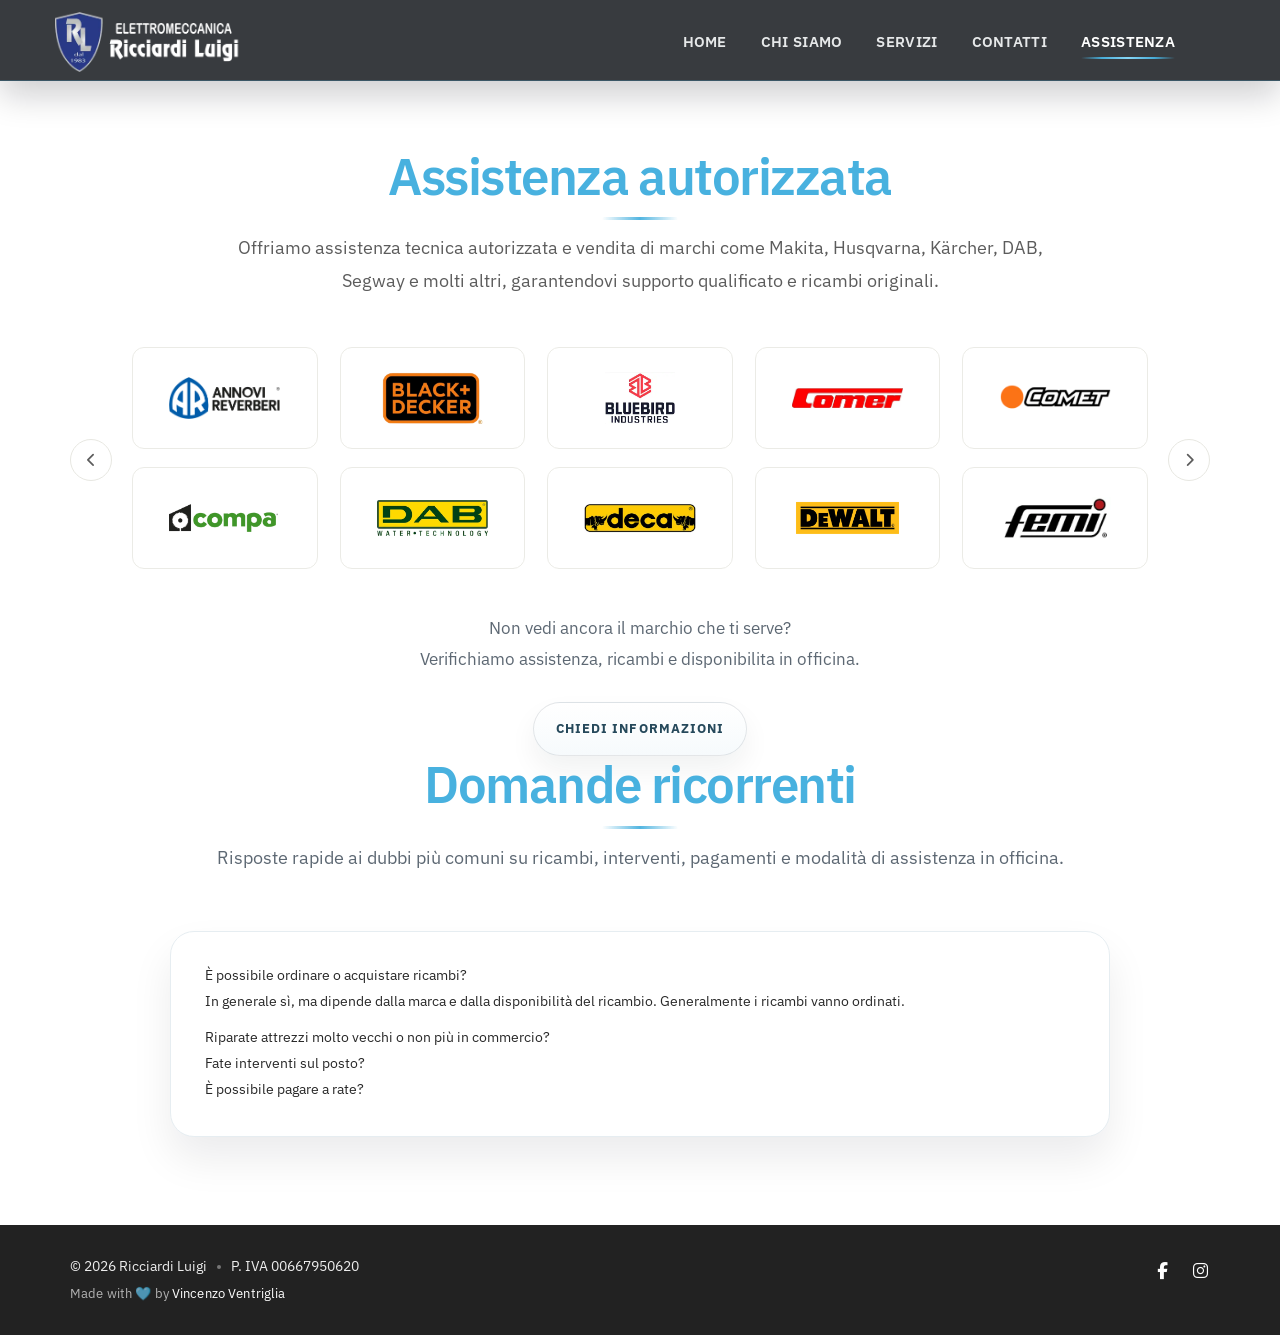
<file: faq/index.html>
<!DOCTYPE html>
<html lang="it">
<head>
    <meta charset="utf-8">
    <meta name="viewport" content="width=device-width, initial-scale=1.0">
    <meta name="description" content="Assistenza autorizzata, marchi trattati e domande frequenti su ricambi, interventi, pagamenti e servizi di Ricciardi Luigi Elettromeccanica a Benevento.">
    <meta name="robots" content="index,follow,max-image-preview:large,max-snippet:-1,max-video-preview:-1">
    <meta name="author" content="Ricciardi Luigi Elettromeccanica">
    <meta name="theme-color" content="#13161b">
    <title>Assistenza | Ricciardi Luigi Elettromeccanica</title>
    <link rel="canonical" href="https://ricciardiluigi.it/faq/">
    <link rel="alternate" hreflang="it-IT" href="https://ricciardiluigi.it/faq/">
    <meta property="og:locale" content="it_IT">
    <meta property="og:type" content="website">
    <meta property="og:site_name" content="Ricciardi Luigi Elettromeccanica">
    <meta property="og:title" content="Assistenza | Ricciardi Luigi Elettromeccanica">
    <meta property="og:description" content="Assistenza autorizzata, marchi trattati e domande frequenti su ricambi, interventi, pagamenti e servizi a Benevento.">
    <meta property="og:url" content="https://ricciardiluigi.it/faq/">
    <meta property="og:image" content="https://ricciardiluigi.it/images/about/about_1_desktop.webp">
    <meta property="og:image:alt" content="Ricciardi Luigi Elettromeccanica a Benevento">
    <meta name="twitter:card" content="summary_large_image">
    <meta name="twitter:title" content="Assistenza | Ricciardi Luigi Elettromeccanica">
    <meta name="twitter:description" content="Assistenza autorizzata, marchi trattati e domande frequenti su ricambi, interventi, pagamenti e servizi a Benevento.">
    <meta name="twitter:image" content="https://ricciardiluigi.it/images/about/about_1_desktop.webp">
    <link href="../css/bootstrap.min.css" rel="stylesheet">
    <link rel="preconnect" href="https://fonts.googleapis.com">
    <link rel="preconnect" href="https://fonts.gstatic.com" crossorigin>
    <link href="https://fonts.googleapis.com/css2?family=IBM+Plex+Sans:wght@400;500;600;700&display=swap" rel="stylesheet">
    <link rel="preload" href="../css/icons.css?v=20260511-01" as="style" onload="this.onload=null;this.rel='stylesheet'">
    <noscript><link href="../css/icons.css?v=20260511-01" rel="stylesheet"></noscript>
    <link rel="preload" href="../css/animate.min.css" as="style" onload="this.onload=null;this.rel='stylesheet'">
    <noscript><link href="../css/animate.min.css" rel="stylesheet"></noscript>
    <link href="../css/styles.css?v=20260511-09" rel="stylesheet">
    <link rel="icon" type="image/x-icon" href="/favicon.ico">
    <link rel="shortcut icon" href="/favicon.ico">
</head>
<body>
    <header id="header">
        <nav id="main-nav" class="navbar navbar-default navbar-fixed-top" role="banner">
            <div class="container">
                <div class="navbar-header">
                    <button type="button" class="navbar-toggle collapsed" data-toggle="collapse" data-target="#primary-nav" aria-expanded="false" aria-controls="primary-nav" aria-label="Apri menu">
                        <span class="sr-only">Apri menu di navigazione</span>
                        <span class="navbar-toggle__box" aria-hidden="true">
                            <span class="icon-bar"></span>
                            <span class="icon-bar"></span>
                            <span class="icon-bar"></span>
                        </span>
                    </button>
                    <a class="navbar-brand" href="../index.html"><img src="../images/logo_esteso.webp" alt="Ricciardi Luigi Elettromeccanica"></a>
                </div>
                <div id="primary-nav" class="collapse navbar-collapse navbar-right">
                    <ul class="nav navbar-nav">
                        <li><a href="../index.html">Home</a></li>
                        <li><a href="../index.html#about">Chi Siamo</a></li>
                        <li><a href="../index.html#services">Servizi</a></li>
                        <li><a href="../index.html#contact-us">Contatti</a></li>
                        <li class="active"><a href="index.html">Assistenza</a></li>
                        <!-- <li><a href="index.html#faq-list">Domande ricorrenti</a></li> -->
                    </ul>
                </div>
            </div>
        </nav>
    </header>

    <section id="page-top" class="page-shell">
        <div class="container">
            <div class="brand-area brand-area--subpage">
                <div class="section-header wow fadeInDown">
                    <h1 class="section-title">Assistenza autorizzata</h1>
                    <p>Offriamo assistenza tecnica autorizzata e vendita
                        di marchi come Makita, Husqvarna, Kärcher, DAB, Segway e molti altri, garantendovi
                        supporto qualificato e ricambi originali.
                    </p>
                </div>
                <div class="brand-carousel wow fadeInUp" data-wow-duration="500ms" data-wow-delay="0ms" data-brand-base="../">
                    <button class="brand-carousel__arrow brand-carousel__arrow--prev" type="button" aria-label="Marchi precedenti">
                        <i class="fa-solid fa-chevron-left" aria-hidden="true"></i>
                    </button>
                    <div class="brand-carousel__viewport">
                        <div class="brand-carousel__track"></div>
                    </div>
                    <button class="brand-carousel__arrow brand-carousel__arrow--next" type="button" aria-label="Marchi successivi">
                        <i class="fa-solid fa-chevron-right" aria-hidden="true"></i>
                    </button>
                </div>
                <div class="brand-area__footer wow fadeInUp" data-wow-duration="500ms" data-wow-delay="80ms">
                    <p>Non vedi ancora il marchio che ti serve? <br>Verifichiamo assistenza, ricambi e disponibilita in officina.</p>
                    <a class="brand-area__cta" href="../index.html#contact-us">Chiedi informazioni</a>
                </div>
            </div>
            <div class="section-header faq-section-header wow fadeInDown" data-wow-duration="500ms" data-wow-delay="120ms" id="faq-list">
                <h2 class="section-title">Domande ricorrenti</h2>
                <p>Risposte rapide ai dubbi più comuni su ricambi, interventi, pagamenti e modalità di assistenza in officina.</p>
            </div>
            <div class="page-content faq-list wow fadeInUp" data-wow-duration="500ms" data-wow-delay="180ms">
                <details class="faq-item" open>
                    <summary>È possibile ordinare o acquistare ricambi?</summary>
                    <p>In generale sì, ma dipende dalla marca e dalla disponibilità del ricambio. Generalmente i ricambi vanno ordinati.</p>
                </details>
                <details class="faq-item">
                    <summary>Riparate attrezzi molto vecchi o non più in commercio?</summary>
                    <p>Dipende dalla disponibilità dei ricambi a magazzino.</p>
                </details>
                <details class="faq-item">
                    <summary>Fate interventi sul posto?</summary>
                    <p>No, non effettuiamo interventi sul posto.</p>
                </details>
                <details class="faq-item">
                    <summary>È possibile pagare a rate?</summary>
                    <p>Sì, abbiamo soluzioni di rateizzazione. Per saperne di più, passa a trovarci in negozio.</p>
                </details>
            </div>
        </div>
    </section>

    <footer id="footer">
        <div class="container">
            <div class="row">
                <div class="col-sm-6">
                    <div class="footer-meta">
                        <div class="footer-meta__legal">
                            <span>&copy; 2026 Ricciardi Luigi</span>
                            <span class="footer-meta__separator" aria-hidden="true"></span>
                            <span>P. IVA 00667950620</span>
                        </div>
                        <div class="footer-meta__credit">Made with &#129653; by <a href="https://viventriglia.github.io/portfolio/" target="_blank" rel="noopener noreferrer">Vincenzo Ventriglia</a></div>
                    </div>
                </div>
                <div class="col-sm-6">
                    <ul class="social-icons">
                        <li><a href="https://www.facebook.com/ricciardiluigibn/" aria-label="Facebook"><i class="fa-brands fa-facebook-f"></i></a></li>
                        <li><a href="https://www.instagram.com/ricciardi_luigi_bn/" aria-label="Instagram"><i class="fa-brands fa-instagram"></i></a></li>
                    </ul>
                </div>
            </div>
        </div>
    </footer>

    <a id="tohash" class="back-to-top" href="#page-top" aria-label="Torna in alto">
        <svg class="back-to-top__progress" viewBox="0 0 60 60" aria-hidden="true" focusable="false">
            <circle class="back-to-top__progress-track" cx="30" cy="30" r="27"></circle>
            <circle class="back-to-top__progress-circle" cx="30" cy="30" r="27"></circle>
        </svg>
        <i class="fa-solid fa-arrow-up" aria-hidden="true"></i>
    </a>

    <script src="../js/jquery.js"></script>
    <script src="../js/bootstrap.min.js"></script>
    <script src="../images/brands/brands-manifest.js?v=20260407-07"></script>
    <script src="../js/wow.min.js"></script>
    <script src="../js/custom-scripts.js?v=20260511-02"></script>
</body>
</html>
</file>
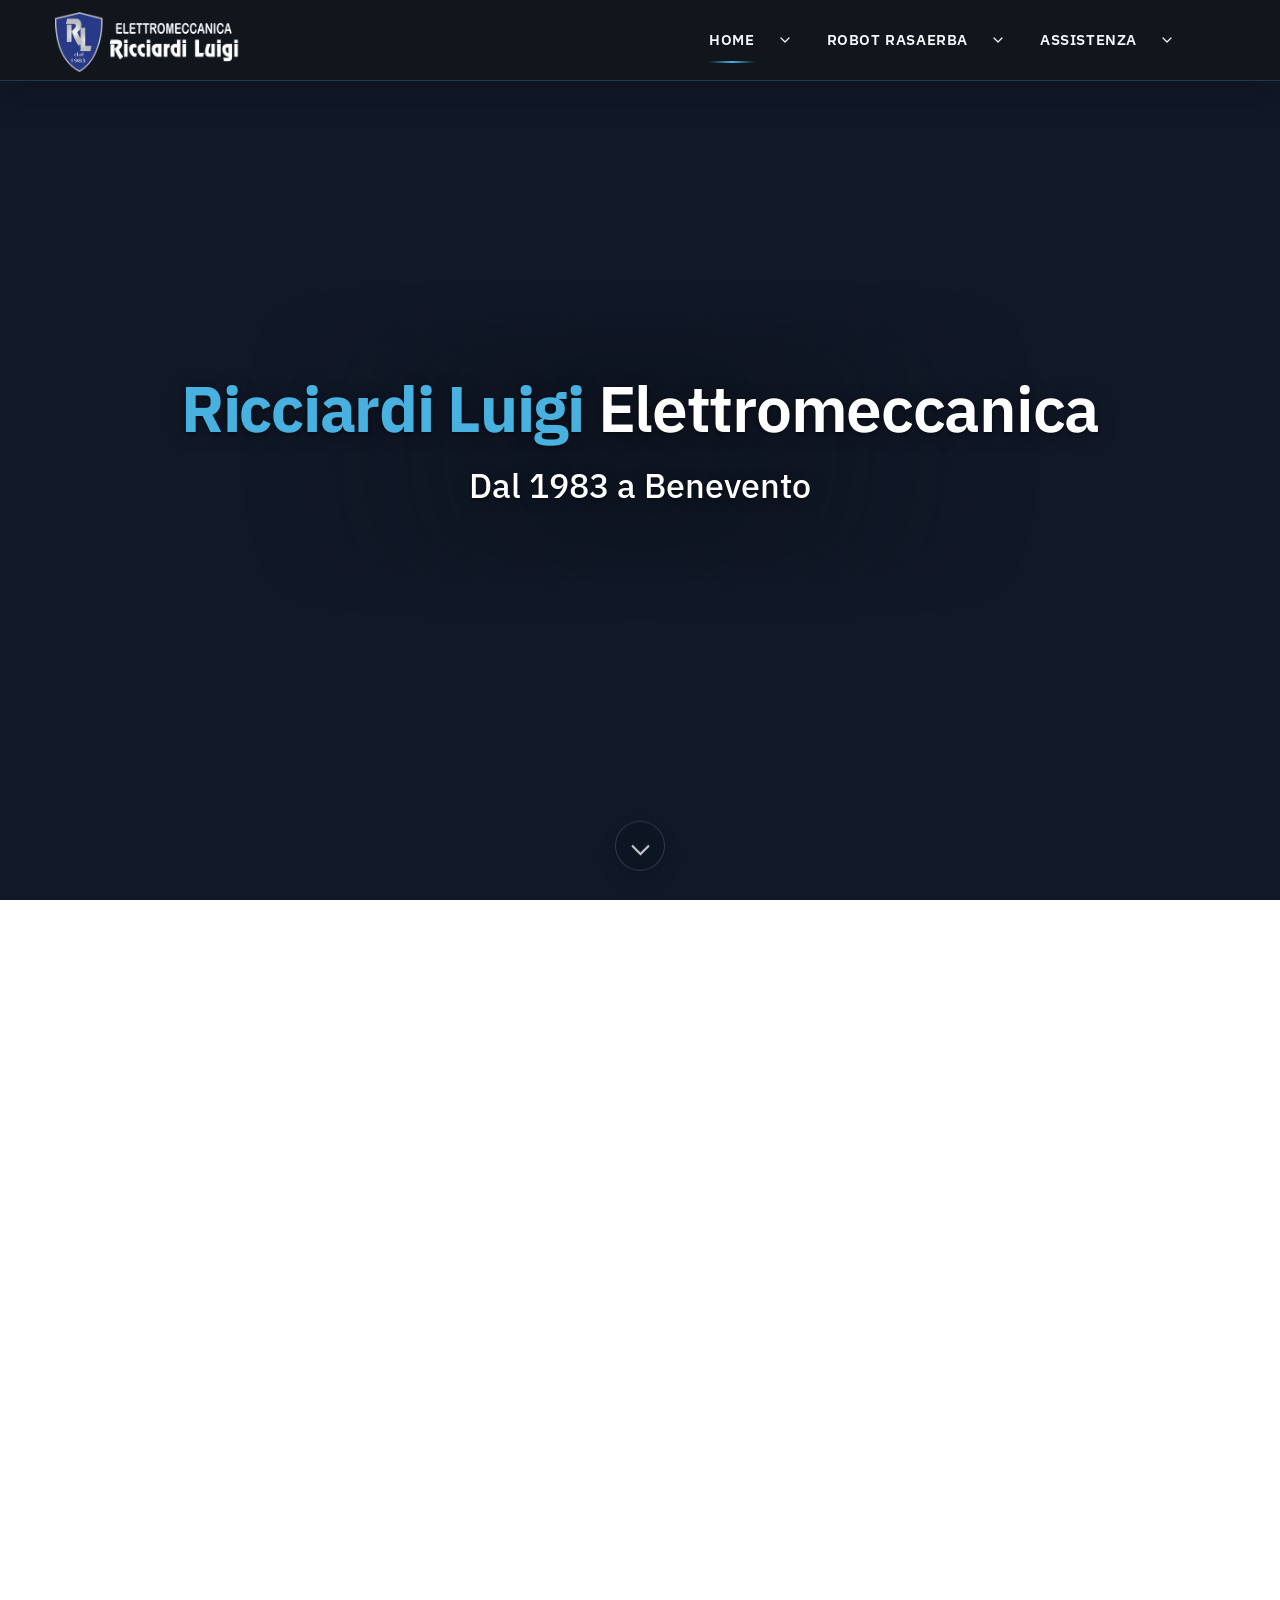
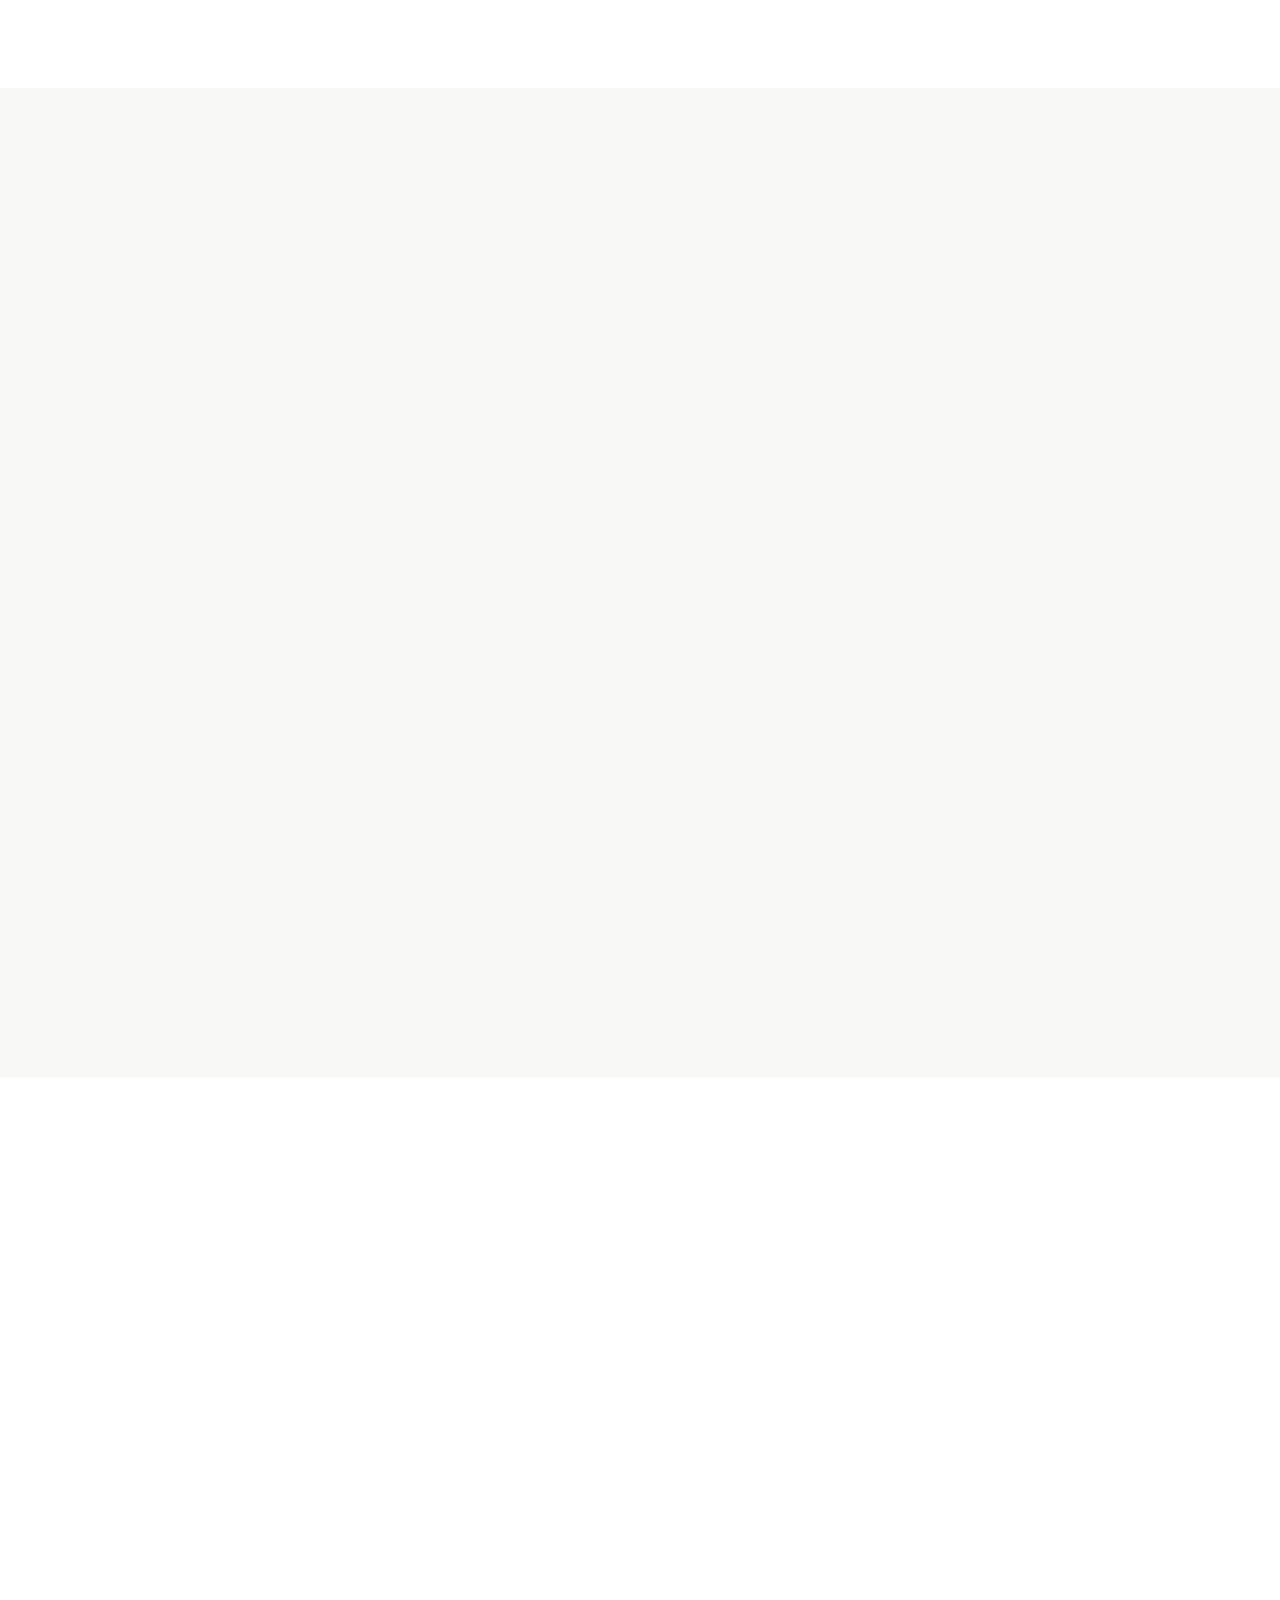
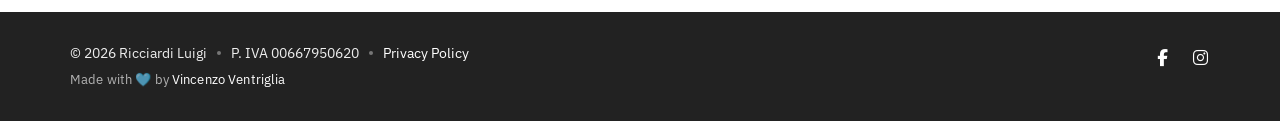
<file: news/index.html>
<!DOCTYPE html>
<html lang="it">
<head>
    <meta charset="utf-8">
    <meta name="viewport" content="width=device-width, initial-scale=1.0">
    <meta name="description" content="News e aggiornamenti su assistenza tecnica, marchi trattati, consigli stagionali e novità di Ricciardi Luigi Elettromeccanica a Benevento.">
    <meta name="robots" content="noindex,nofollow">
    <meta name="author" content="Ricciardi Luigi Elettromeccanica">
    <meta name="theme-color" content="#13161b">
    <title>News | Ricciardi Luigi Elettromeccanica</title>
    <link rel="canonical" href="https://ricciardiluigi.it/news/">
    <link rel="alternate" hreflang="it-IT" href="https://ricciardiluigi.it/news/">
    <meta property="og:locale" content="it_IT">
    <meta property="og:type" content="website">
    <meta property="og:site_name" content="Ricciardi Luigi Elettromeccanica">
    <meta property="og:title" content="News | Ricciardi Luigi Elettromeccanica">
    <meta property="og:description" content="News e aggiornamenti su assistenza tecnica, marchi trattati, consigli stagionali e novità a Benevento.">
    <meta property="og:url" content="https://ricciardiluigi.it/news/">
    <meta property="og:image" content="https://ricciardiluigi.it/images/about/about_1_desktop.webp">
    <meta property="og:image:alt" content="Ricciardi Luigi Elettromeccanica a Benevento">
    <meta name="twitter:card" content="summary_large_image">
    <meta name="twitter:title" content="News | Ricciardi Luigi Elettromeccanica">
    <meta name="twitter:description" content="News e aggiornamenti su assistenza tecnica, marchi trattati, consigli stagionali e novità a Benevento.">
    <meta name="twitter:image" content="https://ricciardiluigi.it/images/about/about_1_desktop.webp">
    <meta http-equiv="refresh" content="0; url=../index.html">
    <link href="../css/bootstrap.min.css" rel="stylesheet">
    <link rel="preconnect" href="https://fonts.googleapis.com">
    <link rel="preconnect" href="https://fonts.gstatic.com" crossorigin>
    <link href="https://fonts.googleapis.com/css2?family=IBM+Plex+Sans:wght@400;500;600;700&display=swap" rel="stylesheet">
    <link rel="preload" href="../css/icons.css?v=20260712-01" as="style" onload="this.onload=null;this.rel='stylesheet'">
    <noscript><link href="../css/icons.css?v=20260712-01" rel="stylesheet"></noscript>
    <link href="../css/styles.css?v=20261115-01" rel="stylesheet">
    <link rel="icon" type="image/x-icon" href="/favicon.ico">
    <link rel="shortcut icon" href="/favicon.ico">
    <link href="../css/navigation.css?v=20261117-04" rel="stylesheet">
</head>
<body>
    <header id="header">
        <nav id="main-nav" class="navbar navbar-default navbar-fixed-top" aria-label="Navigazione principale">
            <div class="container">
                <div class="navbar-header">
                    <button type="button" class="navbar-toggle collapsed" data-toggle="collapse" data-target="#primary-nav" aria-expanded="false" aria-controls="primary-nav" aria-label="Apri menu">
                        <span class="sr-only">Apri menu di navigazione</span>
                        <span class="navbar-toggle__box" aria-hidden="true">
                            <span class="icon-bar"></span>
                            <span class="icon-bar"></span>
                            <span class="icon-bar"></span>
                        </span>
                    </button>
                    <a class="navbar-brand" href="../index.html"><img src="../images/logo_esteso.webp" alt="Ricciardi Luigi Elettromeccanica"></a>
                </div>
                <div id="primary-nav" class="collapse navbar-collapse navbar-right">
                    <ul class="nav navbar-nav site-nav">
                        <li class="site-nav__item">
                            <div class="site-nav__row">
                                <a class="site-nav__page" href="../index.html">Home</a>
                                <button class="site-nav__toggle" type="button" aria-expanded="false" aria-controls="nav-home-sections" aria-label="Sezioni Home"><span aria-hidden="true"><svg viewBox="0 0 20 20" focusable="false"><path d="m5 7.5 5 5 5-5"></path></svg></span></button>
                            </div>
                            <div class="site-nav__panel" id="nav-home-sections">
                                <ul class="site-nav__sections">
                                    <li><a class="site-nav__section-link" href="../index.html#about">Chi siamo</a></li>
                                    <li><a class="site-nav__section-link" href="../index.html#services">Servizi</a></li>
                                    <li><a class="site-nav__section-link" href="../index.html#contact-us">Contatti</a></li>
                                </ul>
                            </div>
                        </li>
                        <li class="site-nav__item">
                            <div class="site-nav__row">
                                <a class="site-nav__page" href="../robot-rasaerba/index.html">Robot rasaerba</a>
                                <button class="site-nav__toggle" type="button" aria-expanded="false" aria-controls="nav-robot-sections" aria-label="Sezioni Robot rasaerba"><span aria-hidden="true"><svg viewBox="0 0 20 20" focusable="false"><path d="m5 7.5 5 5 5-5"></path></svg></span></button>
                            </div>
                            <div class="site-nav__panel" id="nav-robot-sections">
                                <ul class="site-nav__sections">
                                    <li><a class="site-nav__section-link" href="../robot-rasaerba/index.html#scelta">Partiamo dalle tue esigenze</a></li>
                                    <li><a class="site-nav__section-link" href="../robot-rasaerba/index.html#marchi">I nostri marchi</a></li>
                                    <li><a class="site-nav__section-link" href="../robot-rasaerba/index.html#supporto">Dalla scelta al supporto</a></li>
                                    <li><a class="site-nav__section-link" href="../robot-rasaerba/index.html#domande-frequenti">Domande frequenti</a></li>
                                </ul>
                            </div>
                        </li>
                        <li class="site-nav__item">
                            <div class="site-nav__row">
                                <a class="site-nav__page" href="../assistenza/index.html">Assistenza</a>
                                <button class="site-nav__toggle" type="button" aria-expanded="false" aria-controls="nav-assistenza-sections" aria-label="Sezioni Assistenza"><span aria-hidden="true"><svg viewBox="0 0 20 20" focusable="false"><path d="m5 7.5 5 5 5-5"></path></svg></span></button>
                            </div>
                            <div class="site-nav__panel" id="nav-assistenza-sections">
                                <ul class="site-nav__sections">
                                    <li><a class="site-nav__section-link" href="../assistenza/index.html#marchi">I nostri marchi</a></li>
                                    <li><a class="site-nav__section-link" href="../assistenza/index.html#domande-ricorrenti">Domande frequenti</a></li>
                                </ul>
                            </div>
                        </li>
                    </ul>
                </div>
            </div>
        </nav>
    </header>

    <!-- News page temporarily disabled. Original placeholder kept below for future reuse.
    <section id="page-top" class="page-shell">
        <div class="container">
            <div class="section-header">
                <h1 class="section-title">News</h1>
                <p>Questa sezione ospiterà aggiornamenti, novità di marchio, stagionalità dei prodotti e consigli utili. Per ora trovi una struttura placeholder pronta da popolare.</p>
            </div>
            <div class="page-content news-grid">
                <article class="news-card">
                    <span class="news-card__meta">Placeholder</span>
                    <h3>Nuovi arrivi e disponibilità stagionali</h3>
                    <p>Qui potrà comparire un aggiornamento sui nuovi prodotti disponibili in negozio, sui marchi in evidenza e sulle categorie più richieste del periodo.</p>
                </article>
                <article class="news-card">
                    <span class="news-card__meta">Placeholder</span>
                    <h3>Consigli su assistenza e manutenzione</h3>
                    <p>Questa card può diventare un articolo su manutenzione periodica, ricambi, controlli stagionali e buone pratiche per far durare meglio le attrezzature.</p>
                </article>
                <article class="news-card">
                    <span class="news-card__meta">Placeholder</span>
                    <h3>Focus marchi, promozioni e novità</h3>
                    <p>Spazio per contenuti dedicati a marchi specifici, promozioni attive, novità di gamma o approfondimenti su robot rasaerba, pompe, idropulitrici e barbecue kamado.</p>
                </article>
            </div>
        </div>
    </section>
    -->

    <footer id="footer">
        <div class="container">
            <div class="row">
                <div class="col-sm-6">
                    <div class="footer-meta">
                        <div class="footer-meta__legal">
                            <span>&copy; 2026 Ricciardi Luigi</span>
                            <span class="footer-meta__separator" aria-hidden="true"></span>
                            <span>P. IVA 00667950620</span>
                            <span class="footer-meta__separator" aria-hidden="true"></span>
                            <a href="../privacy.html">Privacy Policy</a>
                        </div>
                        <div class="footer-meta__credit">Made with &#129653; by <a href="https://vincenzoventriglia.com/" target="_blank" rel="noopener noreferrer">Vincenzo Ventriglia</a></div>
                    </div>
                </div>
                <div class="col-sm-6">
                    <ul class="social-icons">
                        <li><a href="https://www.facebook.com/ricciardiluigibn/" aria-label="Facebook"><i class="fa-brands fa-facebook-f"></i></a></li>
                        <li><a href="https://www.instagram.com/ricciardi_luigi_bn/" aria-label="Instagram"><i class="fa-brands fa-instagram"></i></a></li>
                    </ul>
                </div>
            </div>
        </div>
    </footer>

    <a id="tohash" class="back-to-top" href="#page-top" aria-label="Torna in alto">
        <svg class="back-to-top__progress" viewBox="0 0 60 60" aria-hidden="true" focusable="false">
            <circle class="back-to-top__progress-track" cx="30" cy="30" r="27"></circle>
            <circle class="back-to-top__progress-circle" cx="30" cy="30" r="27"></circle>
        </svg>
        <i class="fa-solid fa-arrow-up" aria-hidden="true"></i>
    </a>

    <script src="../js/jquery.js"></script>
    <script src="../js/bootstrap.min.js"></script>
    <script src="../js/navigation.js?v=20261117-01"></script>
    <script src="../js/custom-scripts.js?v=20261117-01"></script>
</body>
</html>
</file>
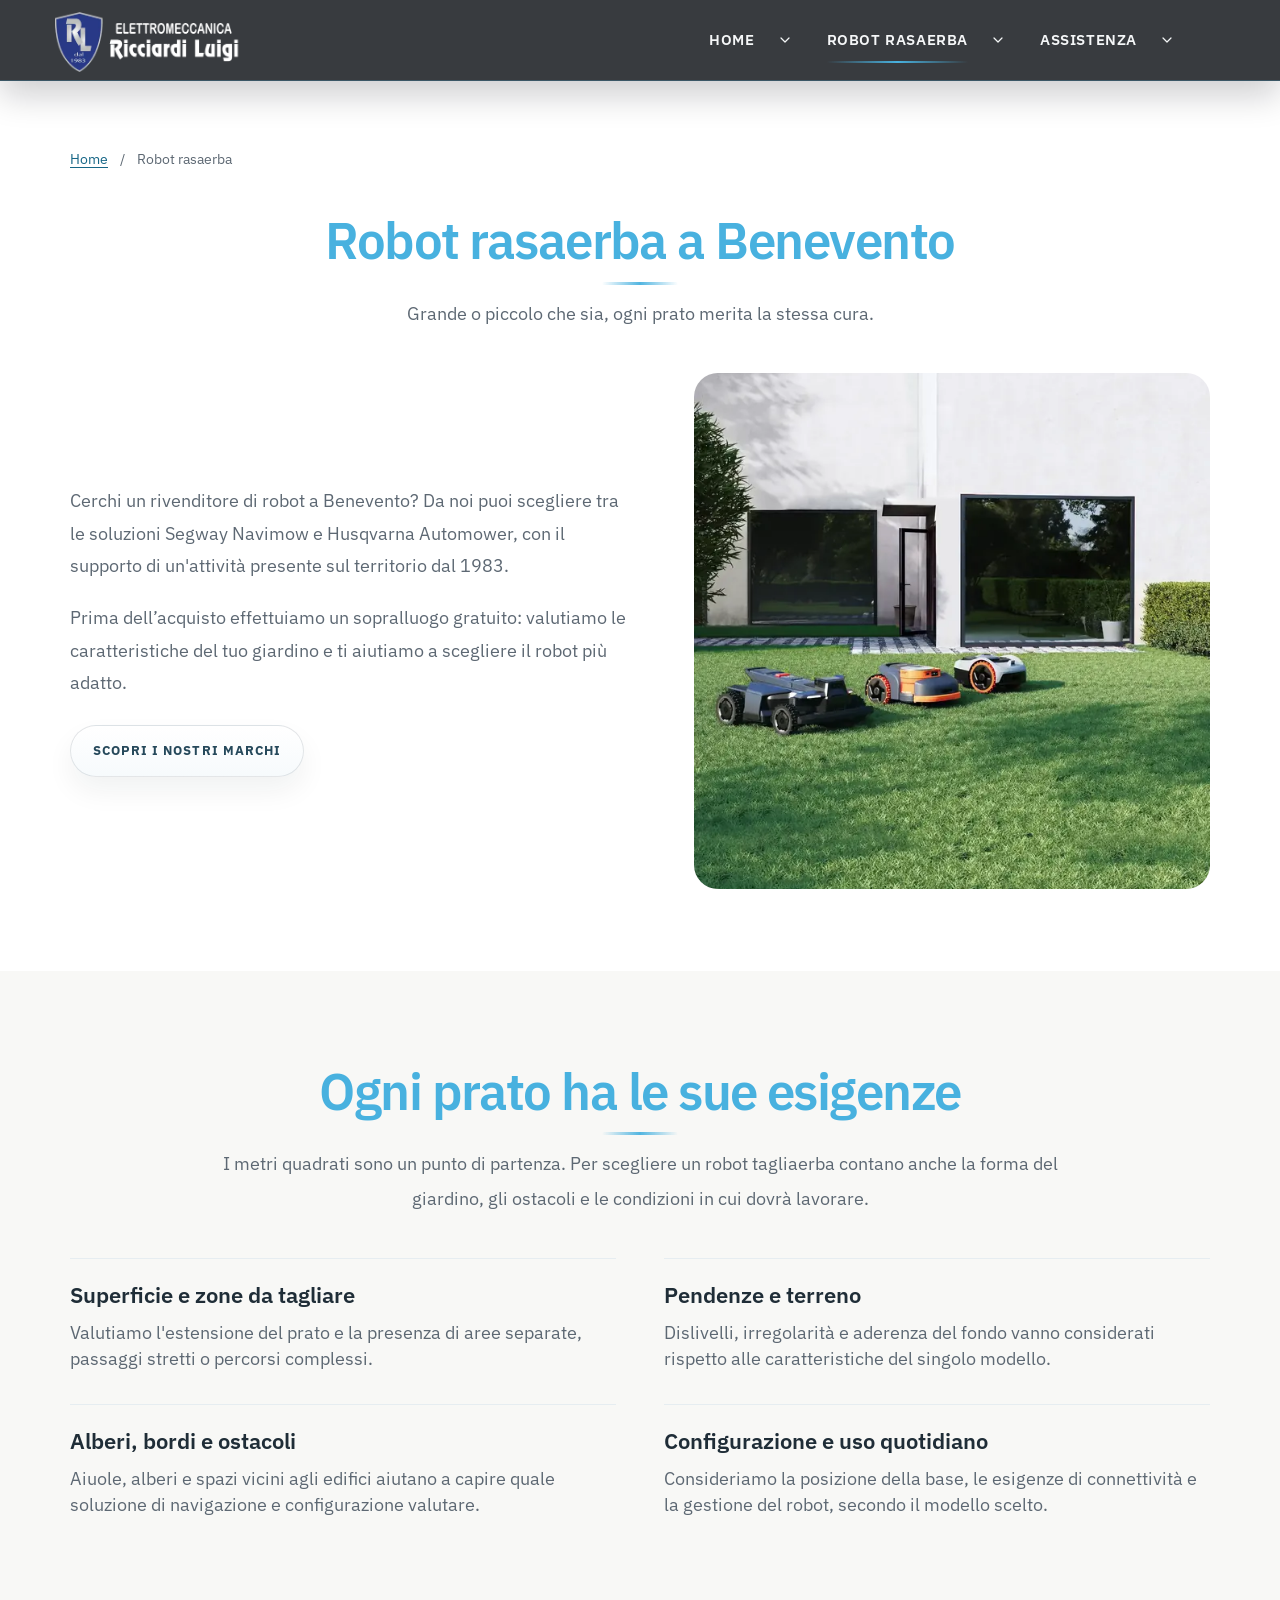
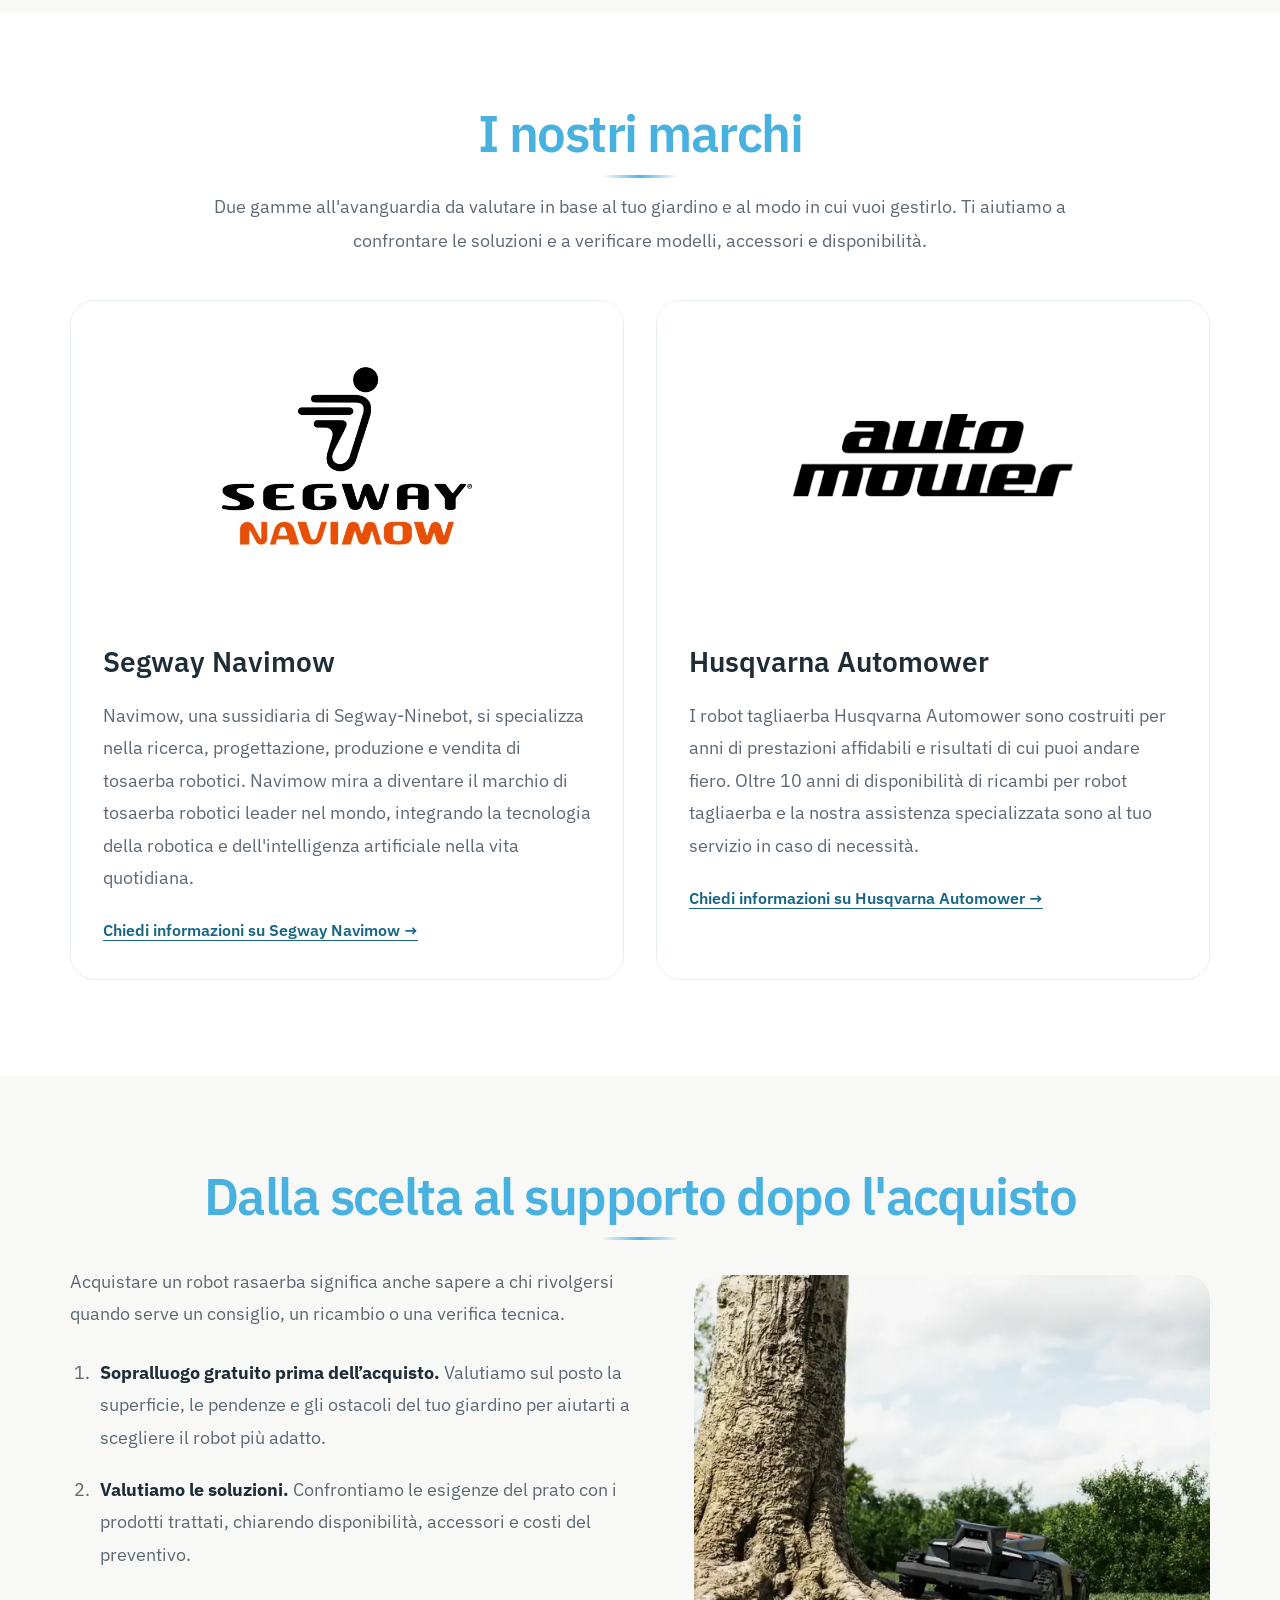
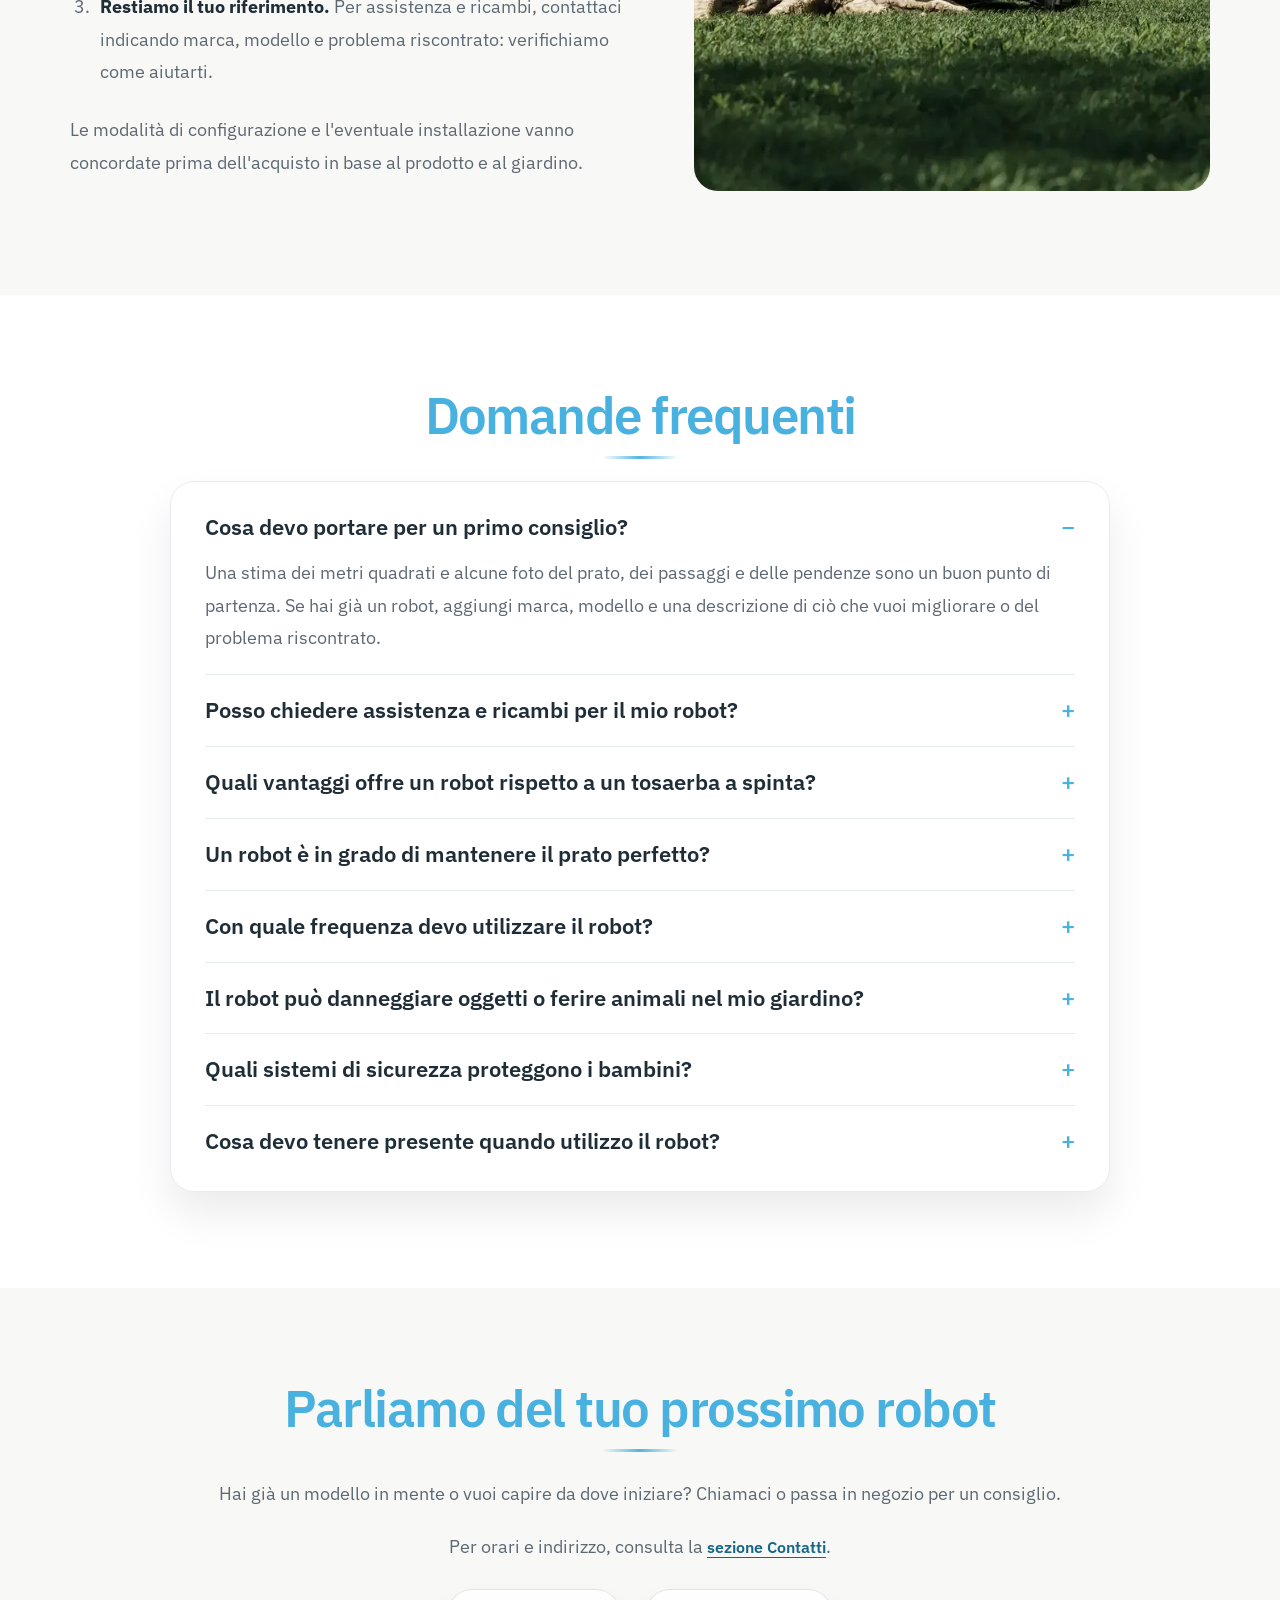
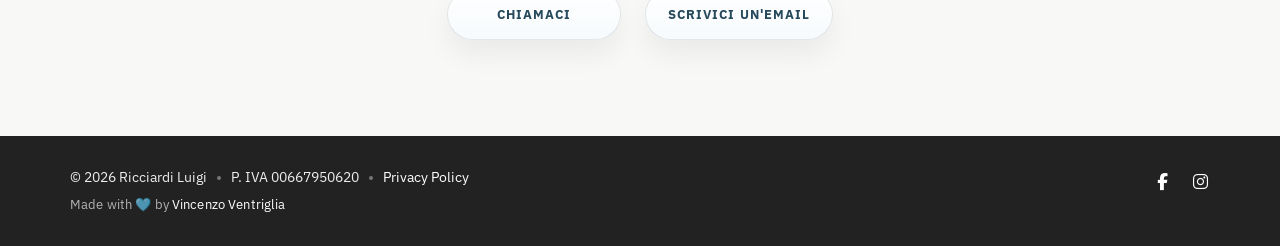
<file: robot-rasaerba/index.html>
<!DOCTYPE html>
<html lang="it">
<head>
    <meta charset="utf-8">
    <meta name="viewport" content="width=device-width, initial-scale=1.0">
    <meta name="description" content="Robot tagliaerba Segway Navimow e Husqvarna Automower a Benevento. Vendita, assistenza e sopralluogo gratuito prima dell’acquisto.">
    <meta name="robots" content="index,follow,max-image-preview:large,max-snippet:-1,max-video-preview:-1">
    <meta name="author" content="Ricciardi Luigi Elettromeccanica">
    <meta name="theme-color" content="#13161b">
    <title>Robot Rasaerba | Ricciardi Luigi Elettromeccanica</title>
    <link rel="canonical" href="https://ricciardiluigi.it/robot-rasaerba/">
    <link rel="alternate" hreflang="it-IT" href="https://ricciardiluigi.it/robot-rasaerba/">
    <meta property="og:locale" content="it_IT">
    <meta property="og:type" content="website">
    <meta property="og:site_name" content="Ricciardi Luigi Elettromeccanica">
    <meta property="og:title" content="Robot Rasaerba | Ricciardi Luigi Elettromeccanica">
    <meta property="og:description" content="Robot tagliaerba Segway Navimow e Husqvarna Automower a Benevento. Vendita, assistenza e sopralluogo gratuito prima dell’acquisto.">
    <meta property="og:url" content="https://ricciardiluigi.it/robot-rasaerba/">
    <meta property="og:image" content="https://ricciardiluigi.it/images/about/about_1_desktop.webp">
    <meta property="og:image:alt" content="Ricciardi Luigi Elettromeccanica a Benevento">
    <meta name="twitter:card" content="summary_large_image">
    <meta name="twitter:title" content="Robot Rasaerba | Ricciardi Luigi Elettromeccanica">
    <meta name="twitter:description" content="Robot tagliaerba Segway Navimow e Husqvarna Automower a Benevento. Vendita, assistenza e sopralluogo gratuito prima dell’acquisto.">
    <meta name="twitter:image" content="https://ricciardiluigi.it/images/about/about_1_desktop.webp">
    <link href="../css/bootstrap.min.css" rel="stylesheet">
    <link rel="preconnect" href="https://fonts.googleapis.com">
    <link rel="preconnect" href="https://fonts.gstatic.com" crossorigin>
    <link href="https://fonts.googleapis.com/css2?family=IBM+Plex+Sans:wght@400;500;600;700&display=swap" rel="stylesheet">
    <link rel="preload" href="../css/icons.css?v=20260712-01" as="style" onload="this.onload=null;this.rel='stylesheet'">
    <noscript><link href="../css/icons.css?v=20260712-01" rel="stylesheet"></noscript>
    <link rel="preload" href="../css/animate.min.css" as="style" onload="this.onload=null;this.rel='stylesheet'">
    <noscript><link href="../css/animate.min.css" rel="stylesheet"></noscript>
    <link href="../css/styles.css?v=20261117-03" rel="stylesheet">
    <link rel="icon" type="image/x-icon" href="../favicon.ico">
    <link rel="shortcut icon" href="../favicon.ico">
    <link href="../css/robot-rasaerba.css?v=20261117-06" rel="stylesheet">
    <script type="application/ld+json">
{
    "@context": "https://schema.org",
    "@graph": [
        {
            "@type": "WebPage",
            "@id": "https://ricciardiluigi.it/robot-rasaerba/#webpage",
            "url": "https://ricciardiluigi.it/robot-rasaerba/",
            "name": "Robot Rasaerba | Ricciardi Luigi Elettromeccanica",
            "description": "Robot tagliaerba Segway Navimow e Husqvarna Automower a Benevento. Vendita, assistenza e sopralluogo gratuito prima dell’acquisto.",
            "inLanguage": "it-IT",
            "isPartOf": {
                "@id": "https://ricciardiluigi.it/#website"
            },
            "about": {
                "@id": "https://ricciardiluigi.it/#business"
            },
            "breadcrumb": {
                "@id": "https://ricciardiluigi.it/robot-rasaerba/#breadcrumb"
            }
        },
        {
            "@type": "BreadcrumbList",
            "@id": "https://ricciardiluigi.it/robot-rasaerba/#breadcrumb",
            "itemListElement": [
                {
                    "@type": "ListItem",
                    "position": 1,
                    "name": "Home",
                    "item": "https://ricciardiluigi.it/"
                },
                {
                    "@type": "ListItem",
                    "position": 2,
                    "name": "Robot rasaerba",
                    "item": "https://ricciardiluigi.it/robot-rasaerba/"
                }
            ]
        }
    ]
}
    </script>
    <link href="../css/navigation.css?v=20261117-04" rel="stylesheet">
</head>
<body>
    <header id="header">
        <nav id="main-nav" class="navbar navbar-default navbar-fixed-top" aria-label="Navigazione principale">
            <div class="container">
                <div class="navbar-header">
                    <button type="button" class="navbar-toggle collapsed" data-toggle="collapse" data-target="#primary-nav" aria-expanded="false" aria-controls="primary-nav" aria-label="Apri menu">
                        <span class="sr-only">Apri menu di navigazione</span>
                        <span class="navbar-toggle__box" aria-hidden="true">
                            <span class="icon-bar"></span>
                            <span class="icon-bar"></span>
                            <span class="icon-bar"></span>
                        </span>
                    </button>
                    <a class="navbar-brand" href="../index.html"><img src="../images/logo_esteso.webp" alt="Ricciardi Luigi Elettromeccanica"></a>
                </div>
                <div id="primary-nav" class="collapse navbar-collapse navbar-right">
                    <ul class="nav navbar-nav site-nav">
                        <li class="site-nav__item">
                            <div class="site-nav__row">
                                <a class="site-nav__page" href="../index.html">Home</a>
                                <button class="site-nav__toggle" type="button" aria-expanded="false" aria-controls="nav-home-sections" aria-label="Sezioni Home"><span aria-hidden="true"><svg viewBox="0 0 20 20" focusable="false"><path d="m5 7.5 5 5 5-5"></path></svg></span></button>
                            </div>
                            <div class="site-nav__panel" id="nav-home-sections">
                                <ul class="site-nav__sections">
                                    <li><a class="site-nav__section-link" href="../index.html#about">Chi siamo</a></li>
                                    <li><a class="site-nav__section-link" href="../index.html#services">Servizi</a></li>
                                    <li><a class="site-nav__section-link" href="../index.html#contact-us">Contatti</a></li>
                                </ul>
                            </div>
                        </li>
                        <li class="site-nav__item active">
                            <div class="site-nav__row">
                                <a class="site-nav__page" href="#page-top" aria-current="page">Robot rasaerba</a>
                                <button class="site-nav__toggle" type="button" aria-expanded="false" aria-controls="nav-robot-sections" aria-label="Sezioni Robot rasaerba"><span aria-hidden="true"><svg viewBox="0 0 20 20" focusable="false"><path d="m5 7.5 5 5 5-5"></path></svg></span></button>
                            </div>
                            <div class="site-nav__panel" id="nav-robot-sections">
                                <ul class="site-nav__sections">
                                    <li><a class="site-nav__section-link" href="#scelta">Partiamo dalle tue esigenze</a></li>
                                    <li><a class="site-nav__section-link" href="#marchi">I nostri marchi</a></li>
                                    <li><a class="site-nav__section-link" href="#supporto">Dalla scelta al supporto</a></li>
                                    <li><a class="site-nav__section-link" href="#domande-frequenti">Domande frequenti</a></li>
                                </ul>
                            </div>
                        </li>
                        <li class="site-nav__item">
                            <div class="site-nav__row">
                                <a class="site-nav__page" href="../assistenza/index.html">Assistenza</a>
                                <button class="site-nav__toggle" type="button" aria-expanded="false" aria-controls="nav-assistenza-sections" aria-label="Sezioni Assistenza"><span aria-hidden="true"><svg viewBox="0 0 20 20" focusable="false"><path d="m5 7.5 5 5 5-5"></path></svg></span></button>
                            </div>
                            <div class="site-nav__panel" id="nav-assistenza-sections">
                                <ul class="site-nav__sections">
                                    <li><a class="site-nav__section-link" href="../assistenza/index.html#marchi">I nostri marchi</a></li>
                                    <li><a class="site-nav__section-link" href="../assistenza/index.html#domande-ricorrenti">Domande frequenti</a></li>
                                </ul>
                            </div>
                        </li>
                    </ul>
                </div>
            </div>
        </nav>
    </header>

<main id="page-top" class="mower-page">
    <section class="page-shell support-page-shell mower-hero">
        <div class="container">
            <nav class="page-breadcrumb" aria-label="Percorso di navigazione"><a href="../index.html">Home</a><span aria-hidden="true">/</span><span aria-current="page">Robot rasaerba</span></nav>
            <div class="section-header mower-section-heading wow fadeInDown" data-wow-duration="500ms">
                <h1 class="section-title">Robot rasaerba a Benevento</h1>
                <p>Grande o piccolo che sia, ogni prato merita la stessa cura.</p>
            </div>
            <div class="mower-split">
                <div class="wow fadeInUp" data-wow-duration="500ms" data-wow-delay="80ms">
                    <p>Cerchi un rivenditore di robot a Benevento? Da noi puoi scegliere tra le soluzioni Segway Navimow e Husqvarna Automower, con il supporto di un'attività presente sul territorio dal 1983.</p>
                    <p>Prima dell’acquisto effettuiamo un sopralluogo gratuito: valutiamo le caratteristiche del tuo giardino e ti aiutiamo a scegliere il robot più adatto.</p>
                    <div class="mower-actions"><a class="brand-area__cta" href="#marchi">Scopri i nostri marchi</a></div>
                </div>
                <figure class="mower-media mower-media--hero">
                    <img src="../images/mower/header-960.webp"
                         srcset="../images/mower/header-640.webp 640w, ../images/mower/header-960.webp 960w"
                         sizes="(min-width: 1200px) 517px, (min-width: 992px) 422px, (min-width: 768px) 328px, calc(100vw - 30px)"
                         width="960" height="1094" alt="Robot rasaerba Navimow sul prato davanti a una casa"
                         loading="eager" fetchpriority="high" decoding="async">
                </figure>
            </div>
        </div>
    </section>

    <section id="scelta" class="mower-section mower-section--soft" aria-labelledby="scelta-title">
        <div class="container">
            <div class="section-header mower-section-heading wow fadeInDown" data-wow-duration="500ms"><h2 class="section-title" id="scelta-title">Ogni prato ha le sue esigenze</h2><p>I metri quadrati sono un punto di partenza. Per scegliere un robot tagliaerba contano anche la forma del giardino, gli ostacoli e le condizioni in cui dovrà lavorare.</p></div>
            <dl class="mower-factors wow fadeInUp" data-wow-duration="500ms" data-wow-delay="80ms">
                <div><dt>Superficie e zone da tagliare</dt><dd>Valutiamo l'estensione del prato e la presenza di aree separate, passaggi stretti o percorsi complessi.</dd></div>
                <div><dt>Pendenze e terreno</dt><dd>Dislivelli, irregolarità e aderenza del fondo vanno considerati rispetto alle caratteristiche del singolo modello.</dd></div>
                <div><dt>Alberi, bordi e ostacoli</dt><dd>Aiuole, alberi e spazi vicini agli edifici aiutano a capire quale soluzione di navigazione e configurazione valutare.</dd></div>
                <div><dt>Configurazione e uso quotidiano</dt><dd>Consideriamo la posizione della base, le esigenze di connettività e la gestione del robot, secondo il modello scelto.</dd></div>
            </dl>
        </div>
    </section>

    <section id="marchi" class="mower-section" aria-labelledby="marchi-title">
        <div class="container">
            <div class="section-header mower-section-heading wow fadeInDown" data-wow-duration="500ms"><h2 class="section-title" id="marchi-title">I nostri marchi</h2><p>Due gamme all'avanguardia da valutare in base al tuo giardino e al modo in cui vuoi gestirlo. Ti aiutiamo a confrontare le soluzioni e a verificare modelli, accessori e disponibilità.</p></div>
            <div class="mower-brands wow fadeInUp" data-wow-duration="500ms" data-wow-delay="80ms">
                <article class="mower-brand" aria-labelledby="segway-title">
                    <figure class="mower-media mower-media--logo">
                        <img src="../images/brands/segway.webp" width="500" height="328" alt="Segway Navimow" loading="lazy" decoding="async">
                    </figure>
                    <div class="mower-brand__body"><h3 id="segway-title">Segway Navimow</h3><p>
                        Navimow, una sussidiaria di Segway-Ninebot, si specializza nella ricerca, progettazione, produzione e vendita di tosaerba robotici. Navimow mira a diventare il marchio di tosaerba robotici leader nel mondo, integrando la tecnologia della robotica e dell'intelligenza artificiale nella vita quotidiana.
                    </p><a class="mower-text-link" href="mailto:ricciardiluigi@hotmail.it?subject=Informazioni%20robot%20Segway%20Navimow">Chiedi informazioni su Segway Navimow &rarr;</a></div>
                </article>
                <article class="mower-brand" aria-labelledby="husqvarna-title">
                    <figure class="mower-media mower-media--logo">
                        <img src="../images/brands/husqvarna_2_automower.webp" width="354" height="108" alt="Automower" loading="lazy" decoding="async">
                    </figure>
                    <div class="mower-brand__body"><h3 id="husqvarna-title">Husqvarna Automower</h3><p>
                        I robot tagliaerba Husqvarna Automower sono costruiti per anni di prestazioni affidabili e risultati di cui puoi andare fiero. Oltre 10 anni di disponibilità di ricambi per robot tagliaerba e la nostra assistenza specializzata sono al tuo servizio in caso di necessità.
                    </p><a class="mower-text-link" href="mailto:ricciardiluigi@hotmail.it?subject=Informazioni%20robot%20Husqvarna%20Automower">Chiedi informazioni su Husqvarna Automower &rarr;</a></div>
                </article>
            </div>
        </div>
    </section>

    <section id="supporto" class="mower-section mower-section--soft" aria-labelledby="supporto-title">
        <div class="container">
            <div class="section-header mower-section-heading wow fadeInDown" data-wow-duration="500ms"><h2 class="section-title" id="supporto-title">Dalla scelta al supporto dopo l'acquisto</h2></div>
            <div class="mower-split mower-split--support wow fadeInUp" data-wow-duration="500ms" data-wow-delay="80ms">
                <div><p>Acquistare un robot rasaerba significa anche sapere a chi rivolgersi quando serve un consiglio, un ricambio o una verifica tecnica.</p><ol class="mower-steps"><li><strong>Sopralluogo gratuito prima dell’acquisto.</strong> Valutiamo sul posto la superficie, le pendenze e gli ostacoli del tuo giardino per aiutarti a scegliere il robot più adatto.</li><li><strong>Valutiamo le soluzioni.</strong> Confrontiamo le esigenze del prato con i prodotti trattati, chiarendo disponibilità, accessori e costi del preventivo.</li><li><strong>Restiamo il tuo riferimento.</strong> Per assistenza e ricambi, contattaci indicando marca, modello e problema riscontrato: verifichiamo come aiutarti.</li></ol><p>Le modalità di configurazione e l'eventuale installazione vanno concordate prima dell'acquisto in base al prodotto e al giardino.</p></div>
                <figure class="mower-media">
                    <img src="../images/mower/root_stepping_over.webp"
                         srcset="../images/mower/root_stepping_over-640.webp 640w, ../images/mower/root_stepping_over.webp 1000w"
                         sizes="(min-width: 1200px) 517px, (min-width: 992px) 422px, (min-width: 768px) 328px, calc(100vw - 30px)"
                         width="1000" height="1000" alt="Robot rasaerba che supera una radice affiorante accanto a un albero"
                         loading="lazy" decoding="async">
                </figure>
            </div>
        </div>
    </section>

    <section id="domande-frequenti" class="mower-section" aria-labelledby="faq-title">
        <div class="container">
            <div class="section-header support-questions-header wow fadeInDown" data-wow-duration="500ms"><h2 class="section-title" id="faq-title">Domande frequenti</h2></div>
            <div class="page-content support-questions wow fadeInUp" data-wow-duration="500ms" data-wow-delay="80ms">
                <details class="support-question" name="robot-faq" open><summary>Cosa devo portare per un primo consiglio?</summary><div class="support-answer"><p>Una stima dei metri quadrati e alcune foto del prato, dei passaggi e delle pendenze sono un buon punto di partenza. Se hai già un robot, aggiungi marca, modello e una descrizione di ciò che vuoi migliorare o del problema riscontrato.</p></div></details>
                <details class="support-question" name="robot-faq"><summary>Posso chiedere assistenza e ricambi per il mio robot?</summary><div class="support-answer"><p>Contattaci con marca, modello e descrizione del problema. Verifichiamo la possibilità di intervento e la disponibilità dei ricambi per la macchina specifica. Trovi altre informazioni nella <a href="../assistenza/index.html">pagina Assistenza</a>.</p></div></details>
                <details class="support-question" name="robot-faq"><summary>Quali vantaggi offre un robot rispetto a un tosaerba a spinta?</summary><div class="support-answer"><p>Taglia il prato in autonomia secondo la programmazione impostata: non devi spingere o faticare, risparmiando tempo e fatica. I sistemi di navigazione e i percorsi di taglio variano in base al modello. La manutenzione regolare aiuta a mantenere il prato ordinato e ben curato.</p></div></details>
                <details class="support-question" name="robot-faq"><summary>Un robot è in grado di mantenere il prato perfetto?</summary><div class="support-answer"><p>I robot tagliaerba svolgono un ottimo lavoro nel mantenere il giardino curato, ma sono progettati per la manutenzione regolare piuttosto che per la pulizia di aree incolte. L'erba molto alta può essere difficile da gestire: l'altezza iniziale adatta dipende dal modello. Inoltre, una piccola striscia di erba non tagliata potrebbe rimanere lungo i muri o negli angoli stretti e richiedere una rifinitura.</p></div></details>
                <details class="support-question" name="robot-faq"><summary>Con quale frequenza devo utilizzare il robot?</summary><div class="support-answer"><p>Un taglio frequente, anche quotidiano nei periodi di crescita, aiuta a mantenere il prato curato. La frequenza e la durata vanno adattate alla superficie, alla stagione e al modello. Puoi impostare le fasce orarie di lavoro e lasciare che il robot segua la programmazione, rispettando le indicazioni del produttore.</p></div></details>
                <details class="support-question" name="robot-faq"><summary>Il robot può danneggiare oggetti o ferire animali nel mio giardino?</summary><div class="support-answer"><p>No. Tutti i robot che installiamo sono dotati di tecnologie intelligenti per evitare gli ostacoli. Sono in grado di riconoscere ed evitare automaticamente diversi tipi di ostacoli, garantendo la massima sicurezza per i vostri oggetti da giardino e i vostri amici a quattro zampe.</p></div></details>
                <details class="support-question" name="robot-faq"><summary>Quali sistemi di sicurezza proteggono i bambini?</summary><div class="support-answer"><p>I robot che installiamo sono dotati di sensori che arrestano automaticamente le lame in caso di sollevamento. Per un utilizzo ancora più sicuro, puoi programmare il taglio quando non sono presenti bambini nell’area di lavoro.</p></div></details>
                <details class="support-question" name="robot-faq"><summary>Cosa devo tenere presente quando utilizzo il robot?</summary><div class="support-answer"><p>Se il prato è troppo cresciuto, prima di utilizzare il robot effettua un taglio con un tosaerba tradizionale, portando l'erba all'altezza iniziale indicata dal produttore. Anche la resistenza all'acqua e le condizioni d'impiego dipendono dal modello: per un buon risultato è preferibile tagliare con erba asciutta ed evitare pioggia battente o terreno inzuppato. I residui bagnati possono accumularsi nel piatto di taglio e il passaggio sul terreno saturo può danneggiare il manto erboso.</p></div></details>
            </div>
        </div>
    </section>

    <section id="consulenza" class="mower-section mower-section--soft mower-contact" aria-labelledby="contatti-title">
        <div class="container">
            <div class="section-header mower-section-heading wow fadeInDown" data-wow-duration="500ms"><h2 class="section-title" id="contatti-title">Parliamo del tuo prossimo robot</h2></div>
            <div class="mower-contact__content wow fadeInUp" data-wow-duration="500ms" data-wow-delay="80ms">
                <p>Hai già un modello in mente o vuoi capire da dove iniziare? Chiamaci o passa in negozio per un consiglio.</p>
                <p>Per orari e indirizzo, consulta la <a class="mower-text-link" href="../index.html#contact-us">sezione Contatti</a>.</p>
                <div class="mower-actions">
                    <a class="brand-area__cta" href="tel:+390824362264">Chiamaci</a>
                    <a class="brand-area__cta" href="mailto:ricciardiluigi@hotmail.it?subject=Consulenza%20robot%20rasaerba">Scrivici un'email</a>
                </div>
            </div>
        </div>
    </section>
</main>

    <footer id="footer">
        <div class="container">
            <div class="row">
                <div class="col-sm-6">
                    <div class="footer-meta">
                        <div class="footer-meta__legal">
                            <span>&copy; 2026 Ricciardi Luigi</span>
                            <span class="footer-meta__separator" aria-hidden="true"></span>
                            <span>P. IVA 00667950620</span>
                            <span class="footer-meta__separator" aria-hidden="true"></span>
                            <a href="../privacy.html">Privacy Policy</a>
                        </div>
                        <div class="footer-meta__credit">Made with &#129653; by <a href="https://vincenzoventriglia.com/" target="_blank" rel="noopener noreferrer">Vincenzo Ventriglia</a></div>
                    </div>
                </div>
                <div class="col-sm-6">
                    <ul class="social-icons">
                        <li><a href="https://www.facebook.com/ricciardiluigibn/" aria-label="Facebook"><i class="fa-brands fa-facebook-f"></i></a></li>
                        <li><a href="https://www.instagram.com/ricciardi_luigi_bn/" aria-label="Instagram"><i class="fa-brands fa-instagram"></i></a></li>
                    </ul>
                </div>
            </div>
        </div>
    </footer>

    <a id="tohash" class="back-to-top" href="#page-top" aria-label="Torna in alto">
        <svg class="back-to-top__progress" viewBox="0 0 60 60" aria-hidden="true" focusable="false">
            <circle class="back-to-top__progress-track" cx="30" cy="30" r="27"></circle>
            <circle class="back-to-top__progress-circle" cx="30" cy="30" r="27"></circle>
        </svg>
        <i class="fa-solid fa-arrow-up" aria-hidden="true"></i>
    </a>

    <script src="../js/jquery.js"></script>
    <script src="../js/bootstrap.min.js"></script>
    <script src="../js/wow.min.js"></script>
    <script src="../js/navigation.js?v=20261117-01"></script>
    <script src="../js/custom-scripts.js?v=20261117-01"></script>
</body>
</html>
</file>
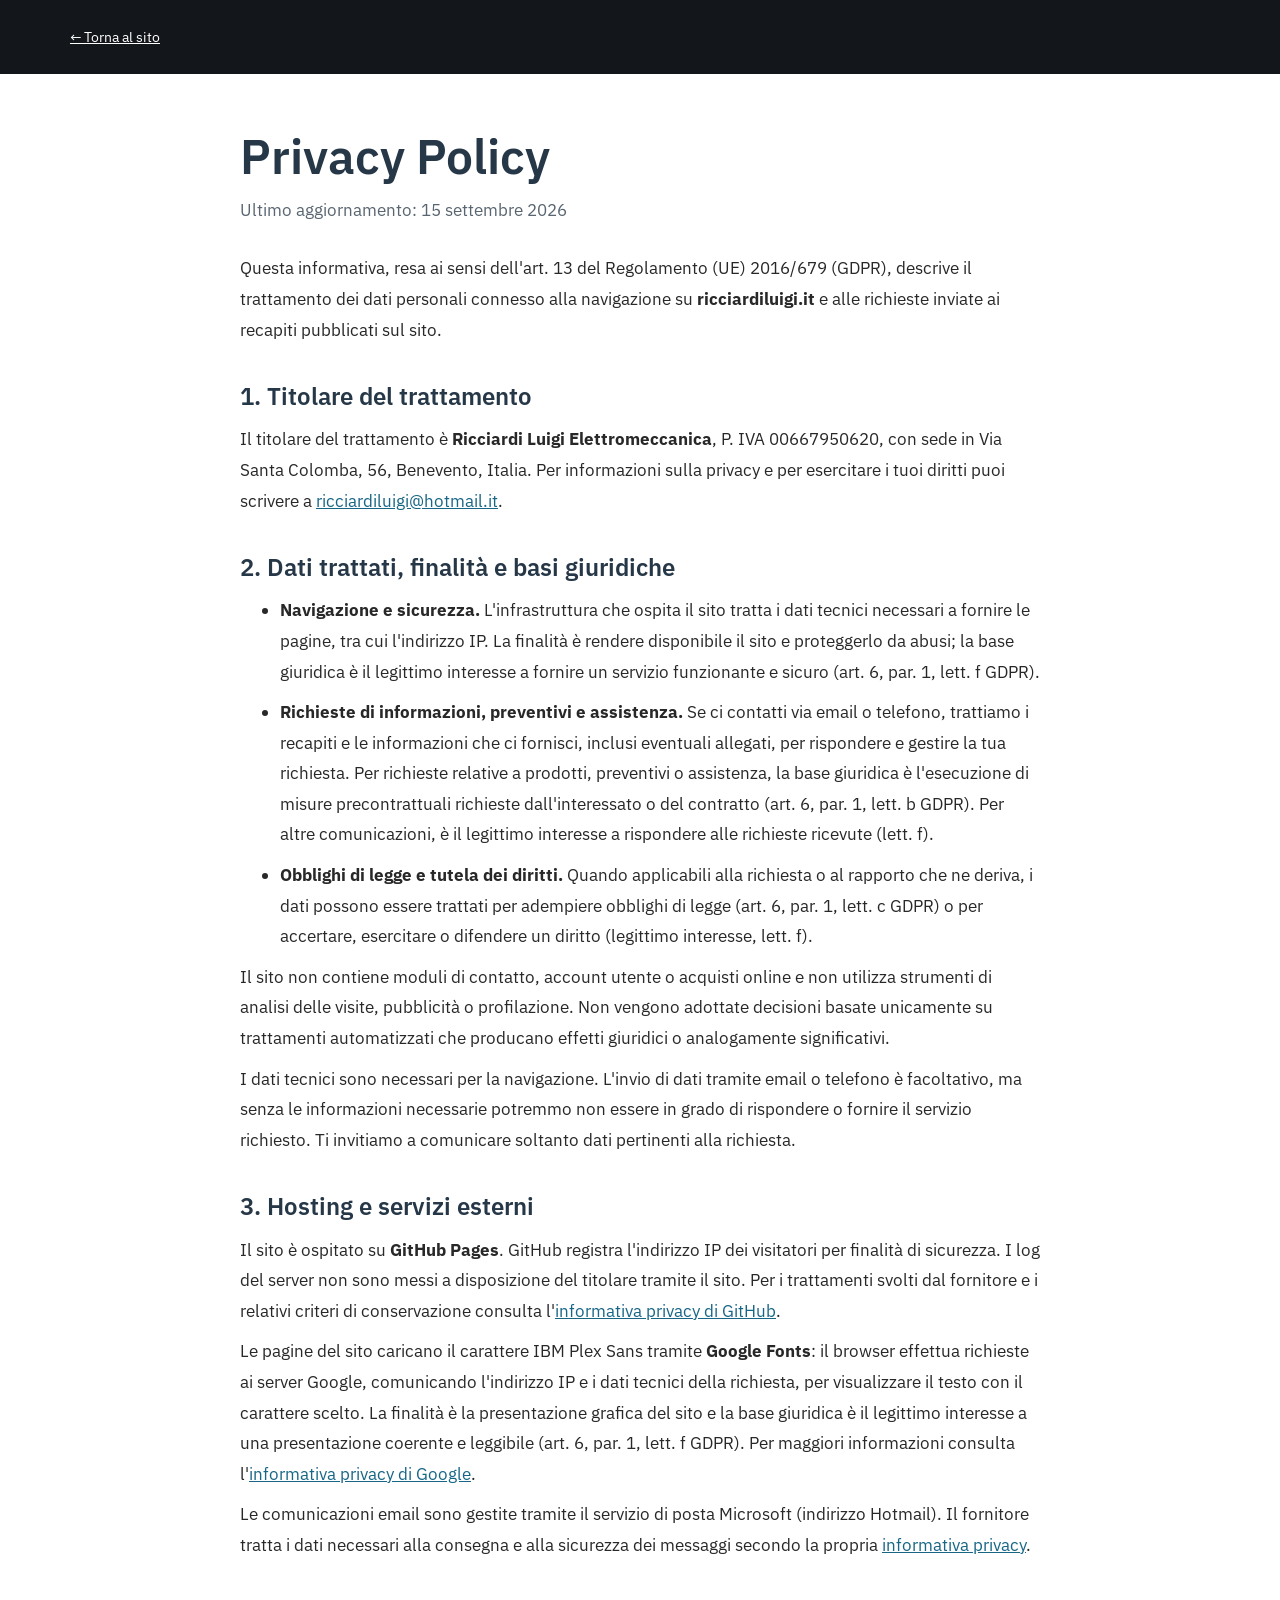
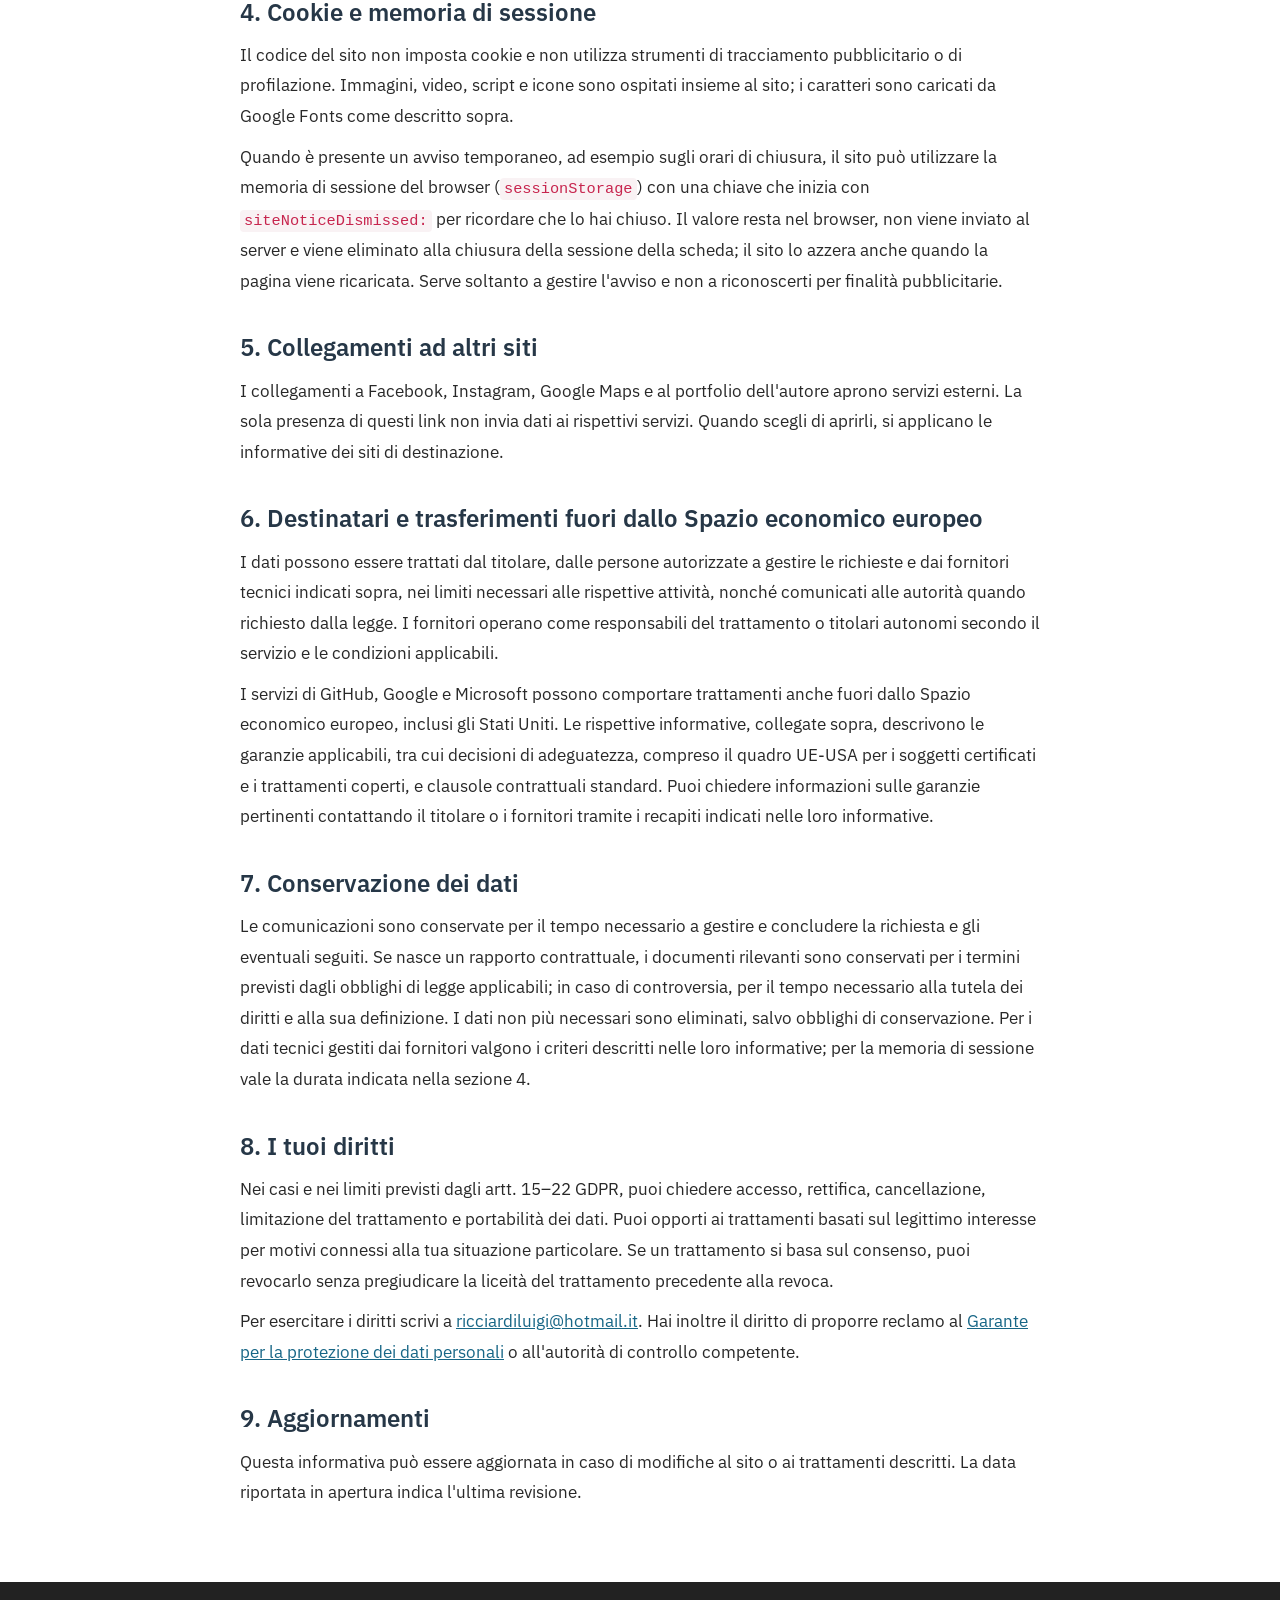
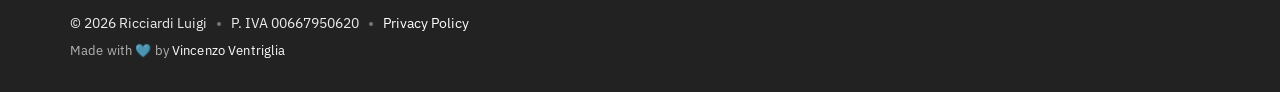
<file: privacy.html>
<!DOCTYPE html>
<html lang="it">
<head>
    <meta charset="utf-8">
    <meta name="viewport" content="width=device-width, initial-scale=1.0">
    <title>Privacy Policy | Ricciardi Luigi Elettromeccanica</title>
    <meta name="description" content="Informativa sul trattamento dei dati personali e sull'uso dei cookie del sito Ricciardi Luigi Elettromeccanica.">
    <meta name="theme-color" content="#13161b">
    <link rel="canonical" href="https://ricciardiluigi.it/privacy.html">
    <link rel="icon" href="/favicon.ico">
    <link href="css/bootstrap.min.css" rel="stylesheet">
    <link rel="preconnect" href="https://fonts.googleapis.com">
    <link rel="preconnect" href="https://fonts.gstatic.com" crossorigin>
    <link href="https://fonts.googleapis.com/css2?family=IBM+Plex+Sans:wght@400;500;600;700&display=swap" rel="stylesheet">
    <link href="css/styles.css?v=20260721-04" rel="stylesheet">
    <style>
        .privacy-header { padding: 24px; background: #13161b; }
        .privacy-header a { color: #fff; text-decoration: underline; }
        .privacy-main { width: min(800px, calc(100% - 40px)); margin: 0 auto; padding: 56px 0 64px; font-size: 17px; line-height: 1.8; overflow-wrap: anywhere; }
        .privacy-main h1 { margin: 0 0 12px; font-size: clamp(32px, 6vw, 48px); color: #263747; }
        .privacy-main h2 { margin: 36px 0 12px; font-size: 24px; line-height: 1.3; color: #263747; }
        .privacy-main a { color: #176686; text-decoration: underline; }
        .privacy-main li { margin-bottom: 10px; }
        .privacy-updated { color: #596570; margin-bottom: 28px; }
        .privacy-main a:focus-visible, .privacy-header a:focus-visible { outline: 2px solid currentColor; outline-offset: 4px; }
    </style>
</head>
<body>
    <header class="privacy-header"><div class="container"><a href="index.html">&larr; Torna al sito</a></div></header>
    <main class="privacy-main">
        <h1>Privacy Policy</h1>
        <p class="privacy-updated">Ultimo aggiornamento: <time datetime="2026-09-15">15 settembre 2026</time></p>
        <p>Questa informativa, resa ai sensi dell'art. 13 del Regolamento (UE) 2016/679 (GDPR), descrive il trattamento dei dati personali connesso alla navigazione su <strong>ricciardiluigi.it</strong> e alle richieste inviate ai recapiti pubblicati sul sito.</p>

        <h2>1. Titolare del trattamento</h2>
        <p>Il titolare del trattamento è <strong>Ricciardi Luigi Elettromeccanica</strong>, P. IVA 00667950620, con sede in Via Santa Colomba, 56, Benevento, Italia. Per informazioni sulla privacy e per esercitare i tuoi diritti puoi scrivere a <a href="mailto:ricciardiluigi@hotmail.it">ricciardiluigi@hotmail.it</a>.</p>

        <h2>2. Dati trattati, finalità e basi giuridiche</h2>
        <ul>
            <li><strong>Navigazione e sicurezza.</strong> L'infrastruttura che ospita il sito tratta i dati tecnici necessari a fornire le pagine, tra cui l'indirizzo IP. La finalità è rendere disponibile il sito e proteggerlo da abusi; la base giuridica è il legittimo interesse a fornire un servizio funzionante e sicuro (art. 6, par. 1, lett. f GDPR).</li>
            <li><strong>Richieste di informazioni, preventivi e assistenza.</strong> Se ci contatti via email o telefono, trattiamo i recapiti e le informazioni che ci fornisci, inclusi eventuali allegati, per rispondere e gestire la tua richiesta. Per richieste relative a prodotti, preventivi o assistenza, la base giuridica è l'esecuzione di misure precontrattuali richieste dall'interessato o del contratto (art. 6, par. 1, lett. b GDPR). Per altre comunicazioni, è il legittimo interesse a rispondere alle richieste ricevute (lett. f).</li>
            <li><strong>Obblighi di legge e tutela dei diritti.</strong> Quando applicabili alla richiesta o al rapporto che ne deriva, i dati possono essere trattati per adempiere obblighi di legge (art. 6, par. 1, lett. c GDPR) o per accertare, esercitare o difendere un diritto (legittimo interesse, lett. f).</li>
        </ul>
        <p>Il sito non contiene moduli di contatto, account utente o acquisti online e non utilizza strumenti di analisi delle visite, pubblicità o profilazione. Non vengono adottate decisioni basate unicamente su trattamenti automatizzati che producano effetti giuridici o analogamente significativi.</p>
        <p>I dati tecnici sono necessari per la navigazione. L'invio di dati tramite email o telefono è facoltativo, ma senza le informazioni necessarie potremmo non essere in grado di rispondere o fornire il servizio richiesto. Ti invitiamo a comunicare soltanto dati pertinenti alla richiesta.</p>

        <h2>3. Hosting e servizi esterni</h2>
        <p>Il sito è ospitato su <strong>GitHub Pages</strong>. GitHub registra l'indirizzo IP dei visitatori per finalità di sicurezza. I log del server non sono messi a disposizione del titolare tramite il sito. Per i trattamenti svolti dal fornitore e i relativi criteri di conservazione consulta l'<a href="https://docs.github.com/en/site-policy/privacy-policies/github-general-privacy-statement" target="_blank" rel="noopener noreferrer">informativa privacy di GitHub</a>.</p>
        <p>Le pagine del sito caricano il carattere IBM Plex Sans tramite <strong>Google Fonts</strong>: il browser effettua richieste ai server Google, comunicando l'indirizzo IP e i dati tecnici della richiesta, per visualizzare il testo con il carattere scelto. La finalità è la presentazione grafica del sito e la base giuridica è il legittimo interesse a una presentazione coerente e leggibile (art. 6, par. 1, lett. f GDPR). Per maggiori informazioni consulta l'<a href="https://policies.google.com/privacy?hl=it" target="_blank" rel="noopener noreferrer">informativa privacy di Google</a>.</p>
        <p>Le comunicazioni email sono gestite tramite il servizio di posta Microsoft (indirizzo Hotmail). Il fornitore tratta i dati necessari alla consegna e alla sicurezza dei messaggi secondo la propria <a href="https://www.microsoft.com/it-it/privacy/privacystatement" target="_blank" rel="noopener noreferrer">informativa privacy</a>.</p>

        <h2>4. Cookie e memoria di sessione</h2>
        <p>Il codice del sito non imposta cookie e non utilizza strumenti di tracciamento pubblicitario o di profilazione. Immagini, video, script e icone sono ospitati insieme al sito; i caratteri sono caricati da Google Fonts come descritto sopra.</p>
        <p>Quando è presente un avviso temporaneo, ad esempio sugli orari di chiusura, il sito può utilizzare la memoria di sessione del browser (<code>sessionStorage</code>) con una chiave che inizia con <code>siteNoticeDismissed:</code> per ricordare che lo hai chiuso. Il valore resta nel browser, non viene inviato al server e viene eliminato alla chiusura della sessione della scheda; il sito lo azzera anche quando la pagina viene ricaricata. Serve soltanto a gestire l'avviso e non a riconoscerti per finalità pubblicitarie.</p>

        <h2>5. Collegamenti ad altri siti</h2>
        <p>I collegamenti a Facebook, Instagram, Google Maps e al portfolio dell'autore aprono servizi esterni. La sola presenza di questi link non invia dati ai rispettivi servizi. Quando scegli di aprirli, si applicano le informative dei siti di destinazione.</p>

        <h2>6. Destinatari e trasferimenti fuori dallo Spazio economico europeo</h2>
        <p>I dati possono essere trattati dal titolare, dalle persone autorizzate a gestire le richieste e dai fornitori tecnici indicati sopra, nei limiti necessari alle rispettive attività, nonché comunicati alle autorità quando richiesto dalla legge. I fornitori operano come responsabili del trattamento o titolari autonomi secondo il servizio e le condizioni applicabili.</p>
        <p>I servizi di GitHub, Google e Microsoft possono comportare trattamenti anche fuori dallo Spazio economico europeo, inclusi gli Stati Uniti. Le rispettive informative, collegate sopra, descrivono le garanzie applicabili, tra cui decisioni di adeguatezza, compreso il quadro UE-USA per i soggetti certificati e i trattamenti coperti, e clausole contrattuali standard. Puoi chiedere informazioni sulle garanzie pertinenti contattando il titolare o i fornitori tramite i recapiti indicati nelle loro informative.</p>

        <h2>7. Conservazione dei dati</h2>
        <p>Le comunicazioni sono conservate per il tempo necessario a gestire e concludere la richiesta e gli eventuali seguiti. Se nasce un rapporto contrattuale, i documenti rilevanti sono conservati per i termini previsti dagli obblighi di legge applicabili; in caso di controversia, per il tempo necessario alla tutela dei diritti e alla sua definizione. I dati non più necessari sono eliminati, salvo obblighi di conservazione. Per i dati tecnici gestiti dai fornitori valgono i criteri descritti nelle loro informative; per la memoria di sessione vale la durata indicata nella sezione 4.</p>

        <h2>8. I tuoi diritti</h2>
        <p>Nei casi e nei limiti previsti dagli artt. 15–22 GDPR, puoi chiedere accesso, rettifica, cancellazione, limitazione del trattamento e portabilità dei dati. Puoi opporti ai trattamenti basati sul legittimo interesse per motivi connessi alla tua situazione particolare. Se un trattamento si basa sul consenso, puoi revocarlo senza pregiudicare la liceità del trattamento precedente alla revoca.</p>
        <p>Per esercitare i diritti scrivi a <a href="mailto:ricciardiluigi@hotmail.it">ricciardiluigi@hotmail.it</a>. Hai inoltre il diritto di proporre reclamo al <a href="https://www.garanteprivacy.it/" target="_blank" rel="noopener noreferrer">Garante per la protezione dei dati personali</a> o all'autorità di controllo competente.</p>

        <h2>9. Aggiornamenti</h2>
        <p>Questa informativa può essere aggiornata in caso di modifiche al sito o ai trattamenti descritti. La data riportata in apertura indica l'ultima revisione.</p>
    </main>
    <footer id="footer">
        <div class="container">
            <div class="footer-meta">
                <div class="footer-meta__legal">
                    <span>&copy; 2026 Ricciardi Luigi</span>
                    <span class="footer-meta__separator" aria-hidden="true"></span>
                    <span>P. IVA 00667950620</span>
                    <span class="footer-meta__separator" aria-hidden="true"></span>
                    <a href="privacy.html" aria-current="page">Privacy Policy</a>
                </div>
                <div class="footer-meta__credit">Made with &#129653; by <a href="https://vincenzoventriglia.com/" target="_blank" rel="noopener noreferrer">Vincenzo Ventriglia</a></div>
            </div>
        </div>
    </footer>
</body>
</html>
</file>
<file: css/icons.css>
/*!
 * Local icon subset based on Font Awesome Free 6.7.2.
 * Keeps the same visual rendering while loading only the icons used on this site.
 */

@font-face {
  font-family: "Ricciardi Icons Solid";
  font-style: normal;
  font-weight: 900;
  font-display: block;
  src: url("../webfonts/fa-solid-900.woff2") format("woff2");
}

@font-face {
  font-family: "Ricciardi Icons Brands";
  font-style: normal;
  font-weight: 400;
  font-display: block;
  src: url("../webfonts/fa-brands-400.woff2") format("woff2");
}

.fa-solid,
.fa-brands {
  -webkit-font-smoothing: antialiased;
  -moz-osx-font-smoothing: grayscale;
  display: inline-block;
  font-style: normal;
  font-variant: normal;
  line-height: 1;
  text-rendering: auto;
}

.fa-solid {
  font-family: "Ricciardi Icons Solid";
  font-weight: 900;
}

.fa-brands {
  font-family: "Ricciardi Icons Brands";
  font-weight: 400;
}

.fa-solid::before,
.fa-brands::before {
  content: var(--fa);
}

.fa-house { --fa: "\f015"; }
.fa-screwdriver-wrench { --fa: "\f7d9"; }
.fa-droplet { --fa: "\f043"; }
.fa-faucet-drip { --fa: "\e006"; }
.fa-bolt { --fa: "\f0e7"; }
.fa-robot { --fa: "\f544"; }
.fa-chevron-left { --fa: "\f053"; }
.fa-chevron-right { --fa: "\f054"; }
.fa-phone-volume { --fa: "\f2a0"; }
.fa-mobile-screen-button { --fa: "\f3cd"; }
.fa-envelope { --fa: "\f0e0"; }
.fa-location-dot { --fa: "\f3c5"; }
.fa-route { --fa: "\f4d7"; }
.fa-sailboat { --fa: "\e445"; }
.fa-facebook-f { --fa: "\f39e"; }
.fa-instagram { --fa: "\f16d"; }
.fa-arrow-up { --fa: "\f062"; }
</file>
<file: css/styles.css>
/*
Author: webthemez.com
Author URL: http://webthemez.com
*/
/*************************
*******Typography******
**************************/
html,
body {
  overflow-x: hidden;
}

body {
  padding-top: 100px;
  background: #fff;
  font-family: 'IBM Plex Sans', sans-serif;
  font-weight: 400;
  color: #282828;
  line-height: 26px;
  padding: 0;
}
h1,
h2,
h3,
h4,
h5,
h6 {
  font-weight: 600;
  font-family: 'IBM Plex Sans', sans-serif;
}
a {
  color: #45aed6;
  -webkit-transition: color 400ms, background-color 400ms;
  -moz-transition: color 400ms, background-color 400ms;
  -o-transition: color 400ms, background-color 400ms;
  transition: color 400ms, background-color 400ms;
}
a:hover,
a:focus {
  text-decoration: none;
  color: #2a95be;
}
hr {
  border-top: 1px solid #e5e5e5;
  border-bottom: 1px solid #fff;
}
.section-header {
  display: grid;
  justify-items: center;
  row-gap: 28px;
  margin-bottom: 56px;
}
.section-header p{
  max-width: 860px;
  margin: 0 auto;
  text-align:center;
  font-size: 18px;
  line-height: 1.9;
  color: #5d6873;
}
.section-header .section-title {
  font-size: clamp(38px, 4vw, 56px);
  color: #48B1DF;
  position: relative;
  padding-bottom: 0;
  margin: 0;
  display: block;
  text-align: center;
  border-bottom: 0;
  letter-spacing: -0.03em;
}
.section-header .section-title:before {
  content: "";
  position: absolute;
  left: 50%;
  bottom: -16px;
  width: 76px;
  height: 3px;
  transform: translateX(-50%);
  background: linear-gradient(90deg, rgba(72, 177, 223, 0), rgba(72, 177, 223, 0.95) 50%, rgba(72, 177, 223, 0));
  border-radius: 999px;
  margin: 0 auto;
}

.navbar-nav>li>a {
text-transform: uppercase;
}
/*************************
*******Header******
**************************/
#main-nav.navbar-default {
  background: rgba(19, 22, 27, 0.96);
  border-bottom: 1px solid rgba(72, 177, 223, 0.28);
  will-change: transform;
  -webkit-backface-visibility: hidden;
  backface-visibility: hidden;
}
.navbar.navbar-default {
  border: 0;
  border-radius: 0;
  margin-bottom: 0;
}
.navbar-default .navbar-collapse,
.navbar-default .navbar-form {
  border-color: transparent;
}
.navbar.navbar-default .navbar-toggle {
  width: 50px;
  height: 46px;
  margin: 18px 15px 0 0;
  padding: 0;
  border: 1px solid rgba(72, 177, 223, 0.22);
  border-radius: 14px;
  background: rgba(255, 255, 255, 0.04);
  transition: background-color 220ms ease, border-color 220ms ease, transform 220ms ease;
}
.navbar.navbar-default .navbar-toggle:hover,
.navbar.navbar-default .navbar-toggle:focus {
  background: rgba(72, 177, 223, 0.12);
  border-color: rgba(72, 177, 223, 0.42);
}
.navbar.navbar-default .navbar-toggle:focus {
  outline: none;
}
.navbar-toggle__box {
  position: relative;
  display: block;
  width: 20px;
  height: 14px;
  margin: 0 auto;
}
.navbar.navbar-default .navbar-toggle .icon-bar {
  position: absolute;
  left: 0;
  width: 100%;
  height: 2px;
  margin: 0;
  border-radius: 999px;
  background: #f6fbff;
  transition: top 220ms ease, transform 220ms ease, opacity 180ms ease, background-color 220ms ease;
}
.navbar.navbar-default .navbar-toggle .icon-bar:nth-child(1) {
  top: 0;
}
.navbar.navbar-default .navbar-toggle .icon-bar:nth-child(2) {
  top: 6px;
}
.navbar.navbar-default .navbar-toggle .icon-bar:nth-child(3) {
  top: 12px;
}
.navbar.navbar-default .navbar-toggle:not(.collapsed) .icon-bar:nth-child(1) {
  top: 6px;
  transform: rotate(45deg);
}
.navbar.navbar-default .navbar-toggle:not(.collapsed) .icon-bar:nth-child(2) {
  opacity: 0;
}
.navbar.navbar-default .navbar-toggle:not(.collapsed) .icon-bar:nth-child(3) {
  top: 6px;
  transform: rotate(-45deg);
}
.navbar.navbar-default .navbar-brand {
  height: auto;
  padding: 10px 15px 8px;
}
.navbar-brand img {
  height: 60px;
  max-width: 240px;
  width: auto;
  display: block;
}
#main-nav.navbar-default .navbar-collapse {
  clear: both;
  margin: 10px 15px 14px;
  padding: 10px;
  border-top: 0;
  border-radius: 20px;
  background: rgba(16, 19, 24, 0.96);
  box-shadow: 0 18px 40px rgba(10, 15, 20, 0.26);
}
#main-nav.navbar-default .navbar-nav {
  float: none;
  margin: 0;
}
#main-nav.navbar-default .navbar-nav > li {
  float: none;
  border: 0;
}
#main-nav.navbar-default .navbar-nav > li + li {
  margin-top: 4px;
}
#main-nav.navbar-default .navbar-nav > li > a {
  position: relative;
  padding: 14px 16px;
  border-radius: 14px;
  background: transparent;
  color: rgba(245, 247, 248, 0.92);
  font-size: 14px;
  font-weight: 600;
  letter-spacing: 0.04em;
  transition: color 220ms ease, background-color 220ms ease, box-shadow 220ms ease;
}
#main-nav.navbar-default .navbar-nav > li > a.nav-home-link {
  min-width: 50px;
  text-align: center;
}
#main-nav.navbar-default .navbar-nav > li > a.nav-home-link i {
  font-size: 16px;
  vertical-align: middle;
}
#main-nav.navbar-default .navbar-nav > li > a:hover,
#main-nav.navbar-default .navbar-nav > li > a:focus {
  color: #ffffff;
  background: rgba(72, 177, 223, 0.12);
}
#main-nav.navbar-default .navbar-nav > li.active > a,
#main-nav.navbar-default .navbar-nav > li.open > a {
  color: #ffffff;
  background: rgba(72, 177, 223, 0.12);
  box-shadow: inset 2px 0 0 #48B1DF;
}
#main-nav.navbar-default .navbar-nav > li > a:focus {
    outline: none;
  }
#main-nav.navbar-default .navbar-nav > li.nav-home-child > a {
    padding-left: 32px;
  }
#main-nav.navbar-default .navbar-nav > li.nav-assistenza-child > a {
    padding-left: 32px;
  }
.nav-mobile-only {
    display: list-item;
  }
 

@media only screen and (min-width: 768px) {
  #main-nav.navbar-default { 
    background: rgba(19, 22, 27, 0.84);
    border-bottom: 1px solid rgba(72, 177, 223, 0.24);
    -webkit-box-shadow: 0 14px 34px rgba(8, 12, 18, 0.2);
    box-shadow: 0 14px 34px rgba(8, 12, 18, 0.2);
    -webkit-backdrop-filter: blur(14px);
    backdrop-filter: blur(14px);
  }
  #main-nav.navbar-default .container {
    display: flex;
    align-items: center;
    justify-content: space-between;
  }
  #main-nav.navbar-default .navbar-header {
    float: none;
    display: flex;
    align-items: center;
    flex: 0 0 auto;
  }
  .navbar.navbar-default .navbar-brand {
    padding: 12px 0 8px;
  }
  #main-nav.navbar-default .navbar-collapse {
    float: none !important;
    clear: none;
    margin-left: auto;
    margin-top: 0;
    margin-bottom: 0;
    padding: 0;
    border-top: 0;
    border-radius: 0;
    background: transparent;
    box-shadow: none;
  }
  #main-nav.navbar-default .navbar-nav {
    float: none;
    display: flex;
    align-items: center;
    gap: 6px;
    margin: 0;
    border: 0;
  }
  #main-nav.navbar-default .navbar-nav > li + li {
    margin-top: 0;
  }
  #main-nav.navbar-default .navbar-nav > li.nav-home-child > a {
    padding-left: 14px;
  }
  #main-nav.navbar-default .navbar-nav > li.nav-assistenza-child > a {
    display: none;
  }
  .navbar-nav>li {
    float: none;
    border: 0;
  }
  #main-nav.navbar-default .navbar-nav > li > a {
    position: relative;
    overflow: hidden;
    padding: 22px 14px 18px;
    border-bottom: 0;
    border-radius: 0;
    background: transparent;
    color: rgba(245, 247, 248, 0.92);
    font-size: 15px;
    font-weight: 600;
    line-height: 1.1;
    letter-spacing: 0.02em;
    transition: color 220ms ease, background-color 220ms ease, box-shadow 220ms ease, transform 220ms ease;
  }
  #main-nav.navbar-default .navbar-nav > li > a.nav-home-link {
    min-width: 44px;
    padding-left: 12px;
    padding-right: 12px;
  }
  #main-nav.navbar-default .navbar-nav > li > a:before {
    content: "";
    position: absolute;
    inset: 0;
    background:
      radial-gradient(circle 84px at var(--nav-glow-x, 50%) var(--nav-glow-y, 50%), rgba(72, 177, 223, 0.2), rgba(72, 177, 223, 0.07) 40%, transparent 74%);
    opacity: 0;
    transition: opacity 220ms ease;
    pointer-events: none;
    display: none;
  }
  #main-nav.navbar-default .navbar-nav > li > a:after {
    content: "";
    position: absolute;
    left: 14px;
    right: 14px;
    bottom: 9px;
    height: 2px;
    border-radius: 999px;
    background: linear-gradient(90deg, rgba(72, 177, 223, 0), rgba(72, 177, 223, 0.95) 22%, rgba(139, 222, 255, 0.95) 50%, rgba(72, 177, 223, 0.95) 78%, rgba(72, 177, 223, 0));
    transform: scaleX(0.4);
    opacity: 0;
    transition: transform 220ms ease, opacity 220ms ease;
    pointer-events: none;
  }
  .navbar-default .navbar-nav>li>a {
    color: #f5f7f8;
  }
  #main-nav.navbar-default .navbar-nav > li.active > a,
  #main-nav.navbar-default .navbar-nav > li.open > a,
  #main-nav.navbar-default .navbar-nav > li:hover > a {
    background: transparent;
    color: #ffffff;
    box-shadow: none;
    transform: none;
  }
  #main-nav.navbar-default .navbar-nav > li.active > a:after,
  #main-nav.navbar-default .navbar-nav > li.open > a:after,
  #main-nav.navbar-default .navbar-nav > li:hover > a:after,
  #main-nav.navbar-default .navbar-nav > li > a:focus-visible:after {
    transform: scaleX(1);
    opacity: 1;
  }
  #main-nav.navbar-default .navbar-nav > li > a:focus {
    outline: none;
    background: transparent;
  }
  .navbar-brand img {
    height: 64px;
    max-width: 280px;
  }
}

#hero-banner{
  position: relative;
  overflow: hidden;
  min-height: 100vh;
  min-height: 100svh;
  background: #111827;
  color:#fff;
}
#hero-banner:before {
  content: "";
  position: absolute;
  inset: 0;
  background: linear-gradient(180deg, rgba(17, 24, 39, 0.55) 0%, rgba(17, 24, 39, 0.35) 30%, rgba(17, 24, 39, 0.68) 100%);
  z-index: 1;
  pointer-events: none;
}
#hero-banner.item {
  min-height: 558px;
  background-repeat: no-repeat;
  background-position: 50% 0;
  background-size: cover;
}
#hero-banner .banner-inner {
  position: relative;
  z-index: 2;
  width: 100%;
  min-height: 100vh;
  min-height: 100svh;
  display: flex;
  align-items: center;
}
#hero-banner .banner-inner .container {
  width: 100%;
}
#hero-banner .banner-inner .col-sm-12 {
  position: relative;
  -webkit-user-select: none;
  user-select: none;
}
#hero-banner .banner-inner .col-sm-12:before {
  content: "";
  position: absolute;
  left: 50%;
  top: 50%;
  width: min(86vw, 920px);
  height: min(42vh, 250px);
  transform: translate(-50%, -50%);
  background: radial-gradient(circle at center, rgba(10, 16, 24, 0.42) 0%, rgba(10, 16, 24, 0.24) 40%, rgba(10, 16, 24, 0.08) 65%, rgba(10, 16, 24, 0) 80%);
  filter: blur(20px);
  pointer-events: none;
  z-index: 0;
}
.hero-mobile-slider {
  display: block;
  position: absolute;
  inset: 0;
  z-index: 0;
}
.hero-mobile-slide {
  position: absolute;
  inset: 0;
  opacity: 0;
  transform: scale(1.04);
  transition: opacity 1200ms ease, transform 6800ms ease;
}
.hero-mobile-slider.is-booting .hero-mobile-slide:first-child {
  opacity: 0.82;
  transform: scale(1.06);
}
.hero-mobile-slide.is-active {
  opacity: 1;
  transform: scale(1);
}
.hero-mobile-slide video {
  width: 100%;
  height: 100%;
  object-fit: cover;
  object-position: center;
  display: block;
}
.hero-scroll-cue {
  position: absolute;
  left: 50%;
  bottom: max(30px, calc(20px + env(safe-area-inset-bottom, 0px)));
  display: inline-flex;
  align-items: center;
  justify-content: center;
  width: 50px;
  height: 50px;
  margin-left: -25px;
  border-radius: 999px;
  border: 1px solid rgba(255, 255, 255, 0.18);
  background: rgba(9, 15, 24, 0.2);
  box-shadow: 0 10px 24px rgba(8, 12, 18, 0.14);
  backdrop-filter: blur(8px);
  -webkit-backdrop-filter: blur(8px);
  z-index: 3;
  animation: heroScrollNudge 1.9s ease-in-out infinite;
  transition: background-color 220ms ease, border-color 220ms ease, transform 220ms ease;
}
.hero-scroll-cue__arrow {
  display: block;
  width: 13px;
  height: 13px;
  border-right: 2px solid rgba(255, 255, 255, 0.9);
  border-bottom: 2px solid rgba(255, 255, 255, 0.9);
  transform: rotate(45deg);
}
.hero-scroll-cue:hover,
.hero-scroll-cue:focus {
  background: rgba(72, 177, 223, 0.14);
  border-color: rgba(72, 177, 223, 0.34);
  transform: translateY(-2px);
  outline: none;
}
.hero-scroll-cue:hover .hero-scroll-cue__arrow,
.hero-scroll-cue:focus .hero-scroll-cue__arrow {
  border-color: #ffffff;
}
body.has-site-notice .hero-scroll-cue {
  bottom: calc(var(--site-notice-height, 0px) + max(30px, calc(env(safe-area-inset-bottom, 0px) + 30px)));
}
#hero-banner h1,
#hero-banner h2 {
  margin: 0;
  font-size: 64px;
  line-height: 1.1; 
  font-weight: 600;
  letter-spacing: -0.02em;
  text-align:center;
  position: relative;
  z-index: 1;
  text-shadow: 0 2px 18px rgba(0, 0, 0, 0.34), 0 1px 3px rgba(0, 0, 0, 0.4);
}
#hero-banner h1 b,
#hero-banner h2 b{
color:#48B1DF;
}
#hero-banner p { 
  font-size: 34px; 
  margin: 20px 0 20px;
  line-height: 1.3; 
  font-weight: 500;
  text-align:center;
  position: relative;
  z-index: 1;
  text-shadow: 0 2px 16px rgba(0, 0, 0, 0.32), 0 1px 2px rgba(0, 0, 0, 0.42);
}
#hero-banner .banner-inner h1 > span,
#hero-banner .banner-inner h2 > span {
  color: #45aed6;
}
 
#services {
  padding: 100px 0 75px;
  background: #f8f8f6;
}
.features {
  display: flex;
  flex-wrap: wrap;
}
.features > [class*="col-"] {
  display: flex;
  margin-bottom: 30px;
}
@media only screen and (min-width: 992px) {
  #services .features {
    display: grid;
    grid-template-columns: repeat(6, minmax(0, 1fr));
    align-items: stretch;
  }
  #services .features > [class*="col-"] {
    float: none;
    width: auto;
    margin-bottom: 30px;
    grid-column: span 2;
  }
  #services .features > [class*="col-"]:nth-child(4) {
    grid-column: 2 / span 2;
  }
  #services .features > [class*="col-"]:nth-child(5) {
    grid-column: 4 / span 2;
  }
}
.media.service-box {
  margin: 0;
  padding: 12px 18px 12px 108px;
  position: relative;
  width: 100%;
  min-height: 180px;
  background: transparent;
  border: 0;
  box-shadow: none;
  transition: transform 200ms ease;
}
.media.service-box .pull-left {
  margin-right: 20px;
}
.media.service-box .pull-left > i {
  font-size: 31px;
  line-height: 52px;
  text-align: center;
  width: 80px; 
  color: #48B1DF;
  transition: transform 200ms ease, background-color 200ms ease, color 200ms ease;
  position: absolute;
  padding: 14px;
  left: 6px;
  top: 6px;
  vertical-align: middle;
  background: #f1f1f1;
  border-radius: 50%;
  height: 80px;
}
.features .media.service-box .pull-left > i{
color: #48B1DF;
}
.media.service-box .media-heading {
  margin-bottom: 10px;
  font-size: 22px;
  line-height: 1.25;
  font-weight: 600;
  color: #1e2b36;
}
.media.service-box .media-heading a {
  color: inherit;
}
.media.service-box .media-heading a:hover,
.media.service-box .media-heading a:focus-visible {
  text-decoration: underline;
  text-underline-offset: 3px;
}
.media.service-box p {
  margin: 0;
  font-size: 15px;
  line-height: 1.6;
  font-weight: 400;
  color: #4d5c68;
}
@media (hover: hover) and (pointer: fine) {
  .media.service-box:hover {
    transform: translateY(-2px);
  }
  .media.service-box:hover .pull-left > i {
    transform: scale(1.03);
    background: #dff1fb;
    color: #0f6c95;
  }
  .media.service-box:hover .media-heading {
    color: #0f6c95;
  }
}
.brand-area {
  padding: 96px 0 68px;
  background: #ffffff;
}
.brand-area .section-header {
  margin-bottom: 42px;
}
.brand-area .section-header p {
  max-width: 860px;
  margin: 0 auto;
  line-height: 1.8;
  color: #5c5c5c;
}
.brand-carousel {
  position: relative;
  padding: 0 62px;
}
.brand-carousel__viewport {
  overflow: hidden;
  padding-top: 8px;
  padding-bottom: 12px;
}
.brand-carousel__track {
  display: flex;
  transition: transform 420ms ease;
  will-change: transform;
}
.brand-page {
  min-width: 100%;
  flex: 0 0 100%;
  display: grid;
  grid-template-columns: repeat(var(--brand-columns, 5), minmax(0, 1fr));
  gap: 18px 22px;
  justify-items: center;
  align-items: stretch;
}
.brand-item {
  min-width: 0;
  width: 100%;
  max-width: 210px;
}
.brand-logo-slot {
  position: relative;
  overflow: hidden;
  margin: 0;
  width: 100%;
  height: 102px;
  display: flex;
  align-items: center;
  justify-content: center;
  padding: 18px 24px;
  border: 1px solid #ebebe6;
  border-radius: 12px;
  background: #ffffff;
  transition: border-color 220ms ease, box-shadow 220ms ease, transform 220ms ease;
}
.brand-logo-slot::after {
  content: "";
  position: absolute;
  inset: 0;
  background: linear-gradient(180deg, rgba(255, 255, 255, 0) 38%, rgba(34, 34, 34, 0.08) 100%);
  opacity: 0;
  transition: opacity 220ms ease;
}
.brand-logo-slot img {
  position: relative;
  z-index: 1;
  max-width: 82%;
  max-height: 52px;
  width: auto;
  height: auto;
  object-fit: contain;
  transition: transform 220ms ease, opacity 220ms ease;
}
.brand-logo-slot__label {
  position: absolute;
  right: 10px;
  bottom: 10px;
  left: 10px;
  z-index: 1;
  margin: 0;
  padding: 7px 10px;
  border-radius: 999px;
  background: rgba(34, 34, 34, 0.86);
  color: #ffffff;
  font-size: 11px;
  font-weight: 700;
  letter-spacing: 0.08em;
  line-height: 1.2;
  text-align: center;
  text-transform: uppercase;
  opacity: 0;
  pointer-events: none;
  transform: translateY(8px);
  transition: opacity 220ms ease, transform 220ms ease;
}
.brand-carousel__arrow {
  position: absolute;
  top: 50%;
  width: 42px;
  height: 42px;
  margin-top: -21px;
  border: 1px solid #e7e7e1;
  border-radius: 50%;
  background: #ffffff;
  color: #5c5c5c;
  transition: color 220ms ease, border-color 220ms ease, box-shadow 220ms ease, opacity 220ms ease;
}
.brand-carousel__arrow--prev {
  left: 0;
}
.brand-carousel__arrow--next {
  right: 0;
}
.brand-carousel__arrow[disabled] {
  opacity: 0.35;
  cursor: default;
}
.brand-carousel.is-single-page {
  padding-left: 0;
  padding-right: 0;
}
.brand-carousel.is-single-page .brand-carousel__arrow {
  display: none;
}
.brand-area__footer {
  max-width: 720px;
  margin: 36px auto 0;
  text-align: center;
}
.services-area__footer {
  max-width: 720px;
  margin: 34px auto 0;
  text-align: center;
}
.brand-area__footer p {
  margin: 0 0 18px;
  font-size: 17px;
  line-height: 1.8;
  color: #5d6873;
}
.services-area__footer p {
  margin: 0 0 18px;
  font-size: 18px;
  line-height: 1.9;
  font-weight: 400;
  color: #5d6873;
}
.page-breadcrumb {
  display: flex;
  flex-wrap: wrap;
  align-items: center;
  gap: 12px;
  margin-bottom: 42px;
  font-size: 14px;
  line-height: 1.6;
  color: #5d6873;
}
.page-breadcrumb a {
  color: #176686;
  text-decoration: underline;
  text-underline-offset: 3px;
}
.page-breadcrumb a:focus-visible {
  outline: 2px solid currentColor;
  outline-offset: 4px;
}
@media (max-width: 767px) {
  .page-breadcrumb { margin-bottom: 28px; }
}
.page-shell {
  min-height: 100vh;
  padding: 148px 0 88px;
  background: #ffffff;
}
.support-page-shell {
    min-height: 0;
    padding-bottom: 82px;
  }
.page-shell .brand-area {
    padding: 0;
    background: transparent;
  }
.page-shell .brand-area__footer {
    margin-top: 32px;
  }
.support-questions-area {
  padding: 92px 0 96px;
  background: #f8f8f6;
}
.support-questions-header {
  margin-bottom: 38px;
}
.page-content {
  max-width: 940px;
  margin: 0 auto;
  padding: 30px 34px 34px;
  border: 1px solid #e6edf1;
  border-radius: 24px;
  background: #ffffff;
  box-shadow: 0 22px 42px rgba(12, 18, 26, 0.08);
}
.support-questions {
  display: grid;
  gap: 0;
}
.support-question {
  padding: 20px 0;
  border-bottom: 1px solid #e6edf1;
}
.support-question:first-child {
  padding-top: 0;
}
.support-question:last-child {
  padding-bottom: 0;
  border-bottom: 0;
}
.support-question summary {
  position: relative;
  padding: 0 34px 0 0;
  list-style: none;
  cursor: pointer;
  font-size: 22px;
  line-height: 1.4;
  font-weight: 600;
  color: #1f2d37;
}
.support-question summary::-webkit-details-marker {
  display: none;
}
.support-question summary:focus-visible {
  outline: 2px solid #176686;
  outline-offset: 5px;
  border-radius: 4px;
}
/* Native exclusive details groups; animate only when supported and requested. */
@media (prefers-reduced-motion: no-preference) {
  @supports selector(details::details-content) and (transition-behavior: allow-discrete) {
    .support-question::details-content {
      display: grid;
      grid-template-rows: 0fr;
      opacity: 0;
      transition: grid-template-rows 220ms ease, opacity 180ms ease,
                  content-visibility 220ms allow-discrete;
    }
    .support-question[open]::details-content {
      grid-template-rows: 1fr;
      opacity: 1;
    }
    .support-answer {
      min-height: 0;
      overflow: hidden;
    }
  }
}
.support-question summary::after {
  content: "+";
  position: absolute;
  right: 0;
  top: 2px;
  color: #48B1DF;
  font-size: 24px;
  line-height: 1;
  font-weight: 500;
}
.support-question[open] summary::after {
  content: "−";
}
.support-question p {
  margin: 14px 0 0;
  font-size: 18px;
  line-height: 1.8;
  color: #5d6873;
}
.news-grid {
  display: grid;
  grid-template-columns: repeat(3, minmax(0, 1fr));
  gap: 24px;
}
.news-card {
  padding: 26px 24px;
  border: 1px solid #e6edf1;
  border-radius: 18px;
  background: #ffffff;
  box-shadow: 0 14px 28px rgba(15, 23, 33, 0.04);
}
.news-card__meta {
  display: inline-block;
  margin-bottom: 14px;
  font-size: 12px;
  font-weight: 700;
  letter-spacing: 0.08em;
  text-transform: uppercase;
  color: #48B1DF;
}
.news-card h3 {
  margin: 0 0 14px;
  font-size: 24px;
  line-height: 1.3;
  color: #1f2d37;
}
.news-card p {
  margin: 0;
  font-size: 17px;
  line-height: 1.8;
  color: #5d6873;
}
.about-link,
.brand-area__cta {
  position: relative;
  display: inline-flex;
  align-items: center;
  justify-content: center;
  min-width: 174px;
  margin-top: 10px;
  padding: 13px 22px;
  border: 1px solid rgba(33, 53, 67, 0.12);
  border-radius: 999px;
  background: linear-gradient(180deg, rgba(255, 255, 255, 0.96) 0%, rgba(246, 250, 252, 0.96) 100%);
  font-size: 13px;
  font-weight: 700;
  letter-spacing: 0.08em;
  text-transform: uppercase;
  color: #26495b;
  box-shadow: 0 14px 28px rgba(18, 27, 34, 0.06), inset 0 1px 0 rgba(255, 255, 255, 0.88);
  transition: background-color 360ms ease, border-color 360ms ease, color 360ms ease, transform 360ms ease, box-shadow 360ms ease;
}
.about-link:hover,
.about-link:focus,
.brand-area__cta:hover,
.brand-area__cta:focus {
  color: #ffffff;
  background: linear-gradient(135deg, rgba(34, 34, 34, 0.88) 0%, rgba(34, 34, 34, 0.72) 100%);
  border-color: rgba(72, 177, 223, 0.2);
  box-shadow: 0 18px 34px rgba(14, 22, 29, 0.1);
  transform: translateY(-2px);
}
@media (hover: hover) and (pointer: fine) {
  .brand-logo-slot:hover {
    transform: translateY(-2px);
    border-color: #d6e7ef;
    box-shadow: 0 16px 26px rgba(34, 34, 34, 0.05);
  }
  .brand-logo-slot:hover::after {
    opacity: 1;
  }
  .brand-logo-slot:hover img {
    transform: translateY(-6px) scale(0.96);
    opacity: 0.7;
  }
  .brand-logo-slot:hover .brand-logo-slot__label {
    opacity: 1;
    transform: translateY(0);
  }
  .brand-carousel__arrow:hover:not([disabled]) {
    color: #48B1DF;
    border-color: #48B1DF;
    box-shadow: 0 10px 20px rgba(34, 34, 34, 0.08);
  }
}
#about {
  padding: 92px 0 82px;
  background: #ffffff;
}
#about .section-header {
  margin-bottom: 90px;
}
#about .section-header p {
  max-width: 920px;
  margin: 0 auto;
  line-height: 1.9;
  color: #5f5f5f;
}
.about-showcase {
  display: flex;
  align-items: center;
}
.about-showcase > [class*="col-"] {
  display: flex;
}
.about-visual,
.about-card {
  width: 100%;
}
.about-visual {
  padding-right: 26px;
}
.about-stack {
  position: relative;
  min-height: 468px;
  max-width: 600px;
  margin-right: auto;
  user-select: none;
  touch-action: pan-y;
}
.about-stack__card {
  position: absolute;
  left: 50%;
  top: 0;
  width: min(84%, 500px);
  aspect-ratio: 4 / 3;
  margin: 0;
  padding: 0;
  border-radius: 22px;
  background: transparent;
  border: 0;
  box-shadow: 0 18px 34px rgba(16, 21, 28, 0.08);
  transform-origin: center center;
  transition: transform 780ms cubic-bezier(0.24, 1, 0.36, 1), opacity 520ms ease, box-shadow 780ms cubic-bezier(0.24, 1, 0.36, 1);
  will-change: transform, opacity;
  pointer-events: none;
}
.about-stack__media {
  overflow: hidden;
  height: 100%;
  border-radius: 22px;
  border: 1px solid rgba(255, 255, 255, 0.14);
  box-shadow: inset 0 1px 0 rgba(255, 255, 255, 0.06);
}
.about-stack__media picture,
.about-stack__media img {
  display: block;
  width: 100%;
  height: 100%;
}
.about-stack__media img {
  object-fit: cover;
}
.about-stack__card--detail-left img {
  object-position: 28% center;
}
.about-stack__card--detail-right img {
  object-position: 68% center;
}
.about-stack__card--detail-center img {
  object-position: center;
}
.about-stack__card.is-front {
  z-index: 3;
  transform: translateX(-50%) translateY(0) rotate(-1.6deg) scale(1);
  box-shadow: 0 22px 40px rgba(16, 21, 28, 0.14);
  opacity: 1;
}
.about-stack__card.is-middle {
  z-index: 2;
  transform: translateX(-50%) translateY(18px) rotate(1.1deg) scale(0.97);
  box-shadow: 0 14px 28px rgba(16, 21, 28, 0.09);
  opacity: 0.92;
}
.about-stack__card.is-back {
  z-index: 1;
  transform: translateX(-50%) translateY(34px) rotate(2deg) scale(0.94);
  box-shadow: 0 10px 22px rgba(16, 21, 28, 0.06);
  opacity: 0.82;
}
.about-stack__card.is-leaving-next {
  z-index: 0;
  transform: translateX(-50%) translateY(42px) rotate(1deg) scale(0.942);
  box-shadow: 0 6px 16px rgba(16, 21, 28, 0.04);
  opacity: 0.08;
  transition: transform 560ms cubic-bezier(0.3, 0.9, 0.38, 1), opacity 460ms ease-out, box-shadow 560ms cubic-bezier(0.3, 0.9, 0.38, 1);
}
.about-stack__card.is-leaving-prev {
  z-index: 0;
  transform: translateX(-50%) translateY(42px) rotate(-1deg) scale(0.942);
  box-shadow: 0 6px 16px rgba(16, 21, 28, 0.04);
  opacity: 0.08;
  transition: transform 560ms cubic-bezier(0.3, 0.9, 0.38, 1), opacity 460ms ease-out, box-shadow 560ms cubic-bezier(0.3, 0.9, 0.38, 1);
}
@media (hover: hover) and (pointer: fine) {
  .about-stack:hover .about-stack__card.is-front {
    transform: translateX(-50%) translateY(-2px) rotate(-1.7deg) scale(1.006);
  }
}
.about-card {
  align-self: center;
  padding: 4px 0 4px 28px;
  background: transparent;
  border: 0;
  box-shadow: none;
  backdrop-filter: none;
}
.about-card__eyebrow {
  margin: 0 0 16px;
  font-size: 12px;
  font-weight: 700;
  letter-spacing: 0.12em;
  text-transform: uppercase;
  color: #48B1DF;
}
.about-card h3 {
  margin: 0 0 20px;
  font-size: 36px;
  line-height: 1.25;
  color: #212121;
}
.about-card p {
  margin: 0 0 18px;
  font-size: 18px;
  line-height: 1.8;
  color: #5b5b5b;
}
.about-link i {
  transition: transform 220ms ease;
}
.about-link:hover i,
.about-link:focus i {
  transform: translateY(2px);
}
.back-to-top {
  position: fixed;
  right: 24px;
  bottom: 24px;
  width: 46px;
  height: 46px;
  display: inline-flex;
  align-items: center;
  justify-content: center;
  border-radius: 50%;
  background: rgba(24, 28, 34, 0.9);
  color: #ffffff !important;
  border: 1px solid rgba(72, 177, 223, 0.22);
  box-shadow: 0 14px 28px rgba(10, 14, 18, 0.14);
  opacity: 0;
  visibility: hidden;
  transform: translateY(10px);
  transition: opacity 220ms ease, transform 220ms ease, background-color 220ms ease, border-color 220ms ease;
  z-index: 1090;
  will-change: transform;
  -webkit-backface-visibility: hidden;
  backface-visibility: hidden;
}
.back-to-top__progress {
  position: absolute;
  left: 50%;
  top: 50%;
  width: 56px;
  height: 56px;
  transform: translate(-50%, -50%) rotate(-90deg);
  pointer-events: none;
}
.back-to-top__progress-track,
.back-to-top__progress-circle {
  fill: none;
  stroke-width: 3;
}
.back-to-top__progress-track {
  stroke: rgba(19, 22, 27, 0.22);
}
.back-to-top__progress-circle {
  stroke: #48B1DF;
  stroke-linecap: round;
  transition: stroke-dashoffset 120ms linear;
}
.back-to-top.is-visible {
  opacity: 1;
  visibility: visible;
  transform: translateY(0);
}
.back-to-top i {
  position: relative;
  z-index: 1;
  transition: transform 220ms ease, color 220ms ease;
}
.back-to-top:hover,
.back-to-top:focus {
  background: rgba(20, 26, 34, 0.98);
  border-color: rgba(72, 177, 223, 0.34);
  color: #ffffff !important;
  outline: none;
}
.back-to-top:hover .back-to-top__progress-circle,
.back-to-top:focus .back-to-top__progress-circle {
  stroke: #8bdcff;
}
.back-to-top:hover i,
.back-to-top:focus i {
  transform: translateY(-1px);
}
.site-notice {
  position: fixed;
  right: 0;
  bottom: 0;
  left: 0;
  z-index: 1085;
  padding: 0 18px max(18px, calc(env(safe-area-inset-bottom, 0px) + 18px));
  color: #ffffff;
  opacity: 0;
  visibility: hidden;
  pointer-events: none;
  transform: translateY(18px);
  transition: opacity 220ms ease, transform 220ms ease, visibility 220ms ease;
}
.site-notice.is-visible {
  opacity: 1;
  visibility: visible;
  pointer-events: auto;
  transform: translateY(0);
}
.site-notice__inner {
  display: grid;
  grid-template-columns: auto minmax(0, 1fr) auto;
  align-items: center;
  gap: 16px;
  max-width: 1120px;
  margin: 0 auto;
  padding: 16px 18px;
  border: 1px solid rgba(72, 177, 223, 0.34);
  border-top: 3px solid #48B1DF;
  border-radius: 8px;
  background: rgba(19, 22, 27, 0.84);
  box-shadow: 0 18px 46px rgba(7, 11, 16, 0.24);
  -webkit-backdrop-filter: blur(12px);
  backdrop-filter: blur(12px);
}
.site-notice__indicator {
  display: inline-flex;
  align-items: center;
  justify-content: center;
  width: 42px;
  height: 42px;
  border-radius: 50%;
  background: rgba(72, 177, 223, 0.13);
  border: 1px solid rgba(72, 177, 223, 0.32);
  color: #8bdcff;
  font-size: 20px;
  line-height: 1;
  font-weight: 700;
}
.site-notice__content {
  min-width: 0;
  text-align: center;
}
.site-notice__message {
  margin: 0;
  color: #ffffff;
  font-size: 18px;
  line-height: 1.25;
  font-weight: 600;
  letter-spacing: 0;
}
.site-notice__line {
  display: inline;
}
.site-notice__line + .site-notice__line::before {
  content: " ";
}
.site-notice__close {
  display: inline-flex;
  align-items: center;
  justify-content: center;
  width: 40px;
  height: 40px;
  padding: 0;
  border: 1px solid rgba(255, 255, 255, 0.18);
  border-radius: 50%;
  background: rgba(255, 255, 255, 0.06);
  color: #ffffff;
  font-size: 0;
  line-height: 1;
  transition: background-color 220ms ease, border-color 220ms ease, transform 220ms ease;
}
.site-notice__close::before {
  content: "\00d7";
  display: inline-flex;
  align-items: center;
  justify-content: center;
  width: 100%;
  height: 100%;
  font-family: Arial, Helvetica, sans-serif;
  font-size: 26px;
  line-height: 1;
}
.site-notice__close:hover,
.site-notice__close:focus {
  background: rgba(72, 177, 223, 0.16);
  border-color: rgba(72, 177, 223, 0.42);
  outline: none;
  transform: translateY(-1px);
}
body.has-site-notice {
  padding-bottom: calc(var(--site-notice-height, 0px) + 18px);
}
body.has-site-notice .back-to-top {
  bottom: calc(var(--site-notice-height, 0px) + 34px);
}
 .navbar-nav {
margin: 0;
border-left: 1px solid #303030;  
border-right: 1px solid #171717;
}
#contact-us {
  padding: 78px 0 0;
  background: #ffffff;
}
/*Contact*/
.contact-info{
 padding:20px 0 80px;
}
.contact-info .row {
  display: flex;
  flex-wrap: wrap;
}
.contact-info .row > [class*="col-"] {
  display: flex;
}
#contact {
  background: #ffffff;
}
.contact-card {
  min-height: 0;
  width: 100%;
  padding: 12px;
  text-align: left;
  background: transparent;
  border: 0;
  box-shadow: none;
}
.contact-card h3 {
  position: relative;
  margin: 0 0 28px;
  padding-bottom: 18px;
  font-size: 32px;
  line-height: 1.2;
  color: #222222;
  text-align: left;
}
.contact-card h3::after {
  content: "";
  position: absolute;
  left: 0;
  bottom: 0;
  width: 54px;
  height: 2px;
  border-radius: 999px;
  background: linear-gradient(90deg, rgba(72, 177, 223, 0.9), rgba(72, 177, 223, 0));
}
.contact-lines p {
  margin: 0 0 12px;
  font-size: 20px;
  line-height: 1.65;
  color: #5c5c5c;
}
.contact-lines p:last-child {
  margin-bottom: 0;
}
.contact-lines i {
  display: inline-block;
  width: 34px;
  margin-right: 12px;
  color: #2f6f8b;
  font-size: 15px;
  text-align: center;
}
.contact-lines__row {
  display: grid;
  grid-template-columns: 34px 1fr;
  column-gap: 12px;
  align-items: center;
}
.contact-lines__row--offset {
  padding-left: 46px;
}
.contact-lines__row--offset .contact-lines__text {
  grid-column: 1;
}
.contact-lines a {
  --contact-link-offset: 46px;
  position: relative;
  display: inline-flex;
  align-items: center;
  color: #5c5c5c;
  padding-bottom: 2px;
}
.contact-lines a::after {
  content: "";
  position: absolute;
  left: var(--contact-link-offset);
  right: 0;
  bottom: -1px;
  width: auto;
  height: 1px;
  background: currentColor;
  transform: scaleX(0);
  transform-origin: left center;
  transition: transform 260ms ease, color 220ms ease;
}
.contact-lines a:hover,
.contact-lines a:focus {
  color: #48B1DF;
}
.contact-lines a:hover::after,
.contact-lines a:focus::after {
  transform: scaleX(1);
}
.contact-lines a:hover i,
.contact-lines a:focus i {
  color: #24759a;
}
.contact-hours {
  display: flex;
  flex-direction: column;
  gap: 20px;
}
.contact-hours__item {
  display: grid;
  grid-template-columns: 108px 1fr;
  column-gap: 14px;
  row-gap: 6px;
  align-items: center;
  font-size: 20px;
  line-height: 1.7;
  font-weight: 400;
  color: #5c5c5c;
}
.contact-hours .contact-hours__day {
  grid-column: 1;
  text-align: left;
  font-weight: 600;
  color: #414141;
}
.contact-hours .contact-hours__time {
  grid-column: 2;
  text-align: left;
}
.contact-hours__time--secondary {
  grid-column: 2;
}
/***********************
********* Footer ******
************************/
#footer {
  padding-top: 30px;
  padding-bottom: 30px;
  color: #fff;
  background: #222222;
}
.footer-meta {
  display: flex;
  flex-direction: column;
  align-items: flex-start;
  gap: 4px;
  line-height: 1.7;
}
.footer-meta__legal {
  display: flex;
  flex-wrap: wrap;
  align-items: center;
  gap: 10px;
  color: rgba(255, 255, 255, 0.92);
}
.footer-meta__separator {
  width: 4px;
  height: 4px;
  border-radius: 50%;
  background: rgba(255, 255, 255, 0.38);
}
.footer-meta__credit {
  font-size: 13px;
  letter-spacing: 0.01em;
  color: rgba(255, 255, 255, 0.66);
}
@media only screen and (max-width: 767px) {
  #hero-banner {
    min-height: 100vh;
    min-height: 100svh;
  }
  #hero-banner .banner-inner {
    min-height: 100vh;
    min-height: 100svh;
    box-sizing: border-box;
    padding-top: calc(var(--mobile-nav-height, 82px) * 0.28);
    padding-bottom: calc(86px + env(safe-area-inset-bottom, 0px));
  }
  .hero-scroll-cue {
    position: absolute;
    left: 50%;
    bottom: max(26px, calc(18px + env(safe-area-inset-bottom, 0px)));
    display: inline-flex;
    align-items: center;
    justify-content: center;
    width: 50px;
    height: 50px;
    margin-left: -25px;
    border-radius: 999px;
    border: 1px solid rgba(255, 255, 255, 0.18);
    background: rgba(9, 15, 24, 0.2);
    box-shadow: 0 10px 24px rgba(8, 12, 18, 0.14);
    backdrop-filter: blur(8px);
    -webkit-backdrop-filter: blur(8px);
    z-index: 3;
    animation: heroScrollNudge 1.9s ease-in-out infinite;
    transition: background-color 220ms ease, border-color 220ms ease, transform 220ms ease;
  }
  .hero-scroll-cue:hover,
  .hero-scroll-cue:focus {
    background: rgba(72, 177, 223, 0.14);
    border-color: rgba(72, 177, 223, 0.34);
    transform: translateY(-2px);
    outline: none;
  }
  .hero-scroll-cue:hover .hero-scroll-cue__arrow,
  .hero-scroll-cue:focus .hero-scroll-cue__arrow {
    border-color: #ffffff;
  }
  .site-notice {
    padding: 0 12px max(12px, calc(env(safe-area-inset-bottom, 0px) + 12px));
  }
  .site-notice__inner {
    grid-template-columns: 38px minmax(0, 1fr) 38px;
    gap: 10px 12px;
    padding: 14px 12px 14px 14px;
  }
  .site-notice__indicator {
    display: inline-flex;
    align-items: center;
    justify-content: center;
    width: 38px;
    height: 38px;
    visibility: visible;
    flex-shrink: 0;
    font-size: 16px;
  }
  .site-notice__message {
    font-size: 16px;
    line-height: 1.3;
  }
  .site-notice__line {
    display: block;
  }
  .site-notice__line + .site-notice__line::before {
    content: "";
  }
  .site-notice__close {
    width: 38px;
    height: 38px;
  }
  .site-notice__close::before {
    font-size: 24px;
  }
  body.has-site-notice .back-to-top {
    bottom: calc(var(--site-notice-height, 0px) + max(24px, calc(env(safe-area-inset-bottom, 0px) + 24px)));
  }
  body.has-site-notice .hero-scroll-cue {
    bottom: calc(var(--site-notice-height, 0px) + max(24px, calc(env(safe-area-inset-bottom, 0px) + 24px)));
  }
}
@keyframes heroScrollNudge {
  0%, 100% {
    transform: translateY(0);
    opacity: 0.88;
  }
  50% {
    transform: translateY(5px);
    opacity: 1;
  }
}
@media only screen and (max-width: 767px) {
  #footer .col-sm-6 {
    text-align: center;
  }
  .footer-meta {
    align-items: center;
    margin-bottom: 14px;
  }
  .footer-meta__legal {
    justify-content: center;
  }
  #footer .social-icons {
    text-align: center;
  }
}
#footer a {
  color: #fff;
}
#footer a:hover {
  color: #48B1DF;
}
#footer ul {
  list-style: none;
  padding: 0;
  margin: 0 -7.5px;
}
#footer ul > li {
 display: inline-block; 

padding: 3px 0;
width: 35px;
text-align: center;
}
#footer .social-icons a {
  display: inline-block;
  font-size: 17px;
}
@media only screen and (min-width: 768px) {
  #footer .social-icons {
    float: right;
  }
}
@media only screen and (max-width: 480px) {
#services .features {
display: block;
}
#services .features > [class*="col-"] {
display: block;
margin-bottom: 20px;
}
.media.service-box {
height: auto;
min-height: 0;
padding: 10px 8px 10px 100px;
}
.media.service-box .media-heading {
font-size: 21px;
}
.media.service-box p {
font-size: 15px;
}
#hero-banner {
min-height: 80vh;
min-height: 100vh;
min-height: 100svh;
}
#hero-banner .banner-inner {
min-height: 100vh;
min-height: 100svh;
box-sizing: border-box;
padding-top: calc(var(--mobile-nav-height, 82px) * 0.3);
padding-bottom: calc(92px + env(safe-area-inset-bottom, 0px));
}
#hero-banner h1,
#hero-banner h2 {
font-size: 36px;
line-height: 1.15;
padding: 10px;
}
#hero-banner p {
font-size: 24px;
line-height: 1.35;
padding: 0 18px;
}
#hero-banner .banner-inner .col-sm-12:before {
width: min(92vw, 720px);
height: min(34vh, 190px);
filter: blur(14px);
}
.brand-area {
padding: 80px 0 65px;
}
.brand-area__footer {
margin-top: 28px;
}
.brand-area__footer p {
font-size: 16px;
}
.services-area__footer {
margin-top: 24px;
}
.services-area__footer p {
font-size: 17px;
line-height: 1.85;
}
.about-link,
.brand-area__cta {
min-width: 0;
padding: 11px 18px;
font-size: 12px;
}
.brand-carousel {
padding: 0 48px;
}
.brand-page {
gap: 14px;
}
.brand-logo-slot {
height: 92px;
padding: 14px 18px;
}
.brand-logo-slot img {
max-width: 80%;
max-height: 44px;
}
.brand-carousel__arrow {
width: 36px;
height: 36px;
margin-top: -18px;
}
.brand-carousel__arrow--prev {
left: 2px;
}
.brand-carousel__arrow--next {
right: 2px;
}
#about .section-header {
margin-bottom: 50px;
}
.about-showcase {
display: block;
}
.about-showcase > [class*="col-"] {
display: block;
}
.about-visual {
padding: 0;
margin-bottom: 8px;
}
.about-stack {
min-height: 314px;
max-width: 560px;
margin: 0 auto;
}
.about-stack__card {
padding: 0;
}
.about-stack__card {
width: min(86%, 430px);
}
.about-stack__card.is-middle {
transform: translateX(-50%) translateY(16px) rotate(1deg) scale(0.97);
}
.about-stack__card.is-back {
transform: translateX(-50%) translateY(30px) rotate(1.7deg) scale(0.94);
}
.about-card {
padding: 0;
}
.about-card h3 {
font-size: 28px;
line-height: 1.3;
}
.about-card p {
font-size: 17px;
line-height: 1.7;
}
.about-link {
font-size: 14px;
display: table;
margin-left: auto;
margin-right: auto;
}
.back-to-top {
right: max(22px, calc(env(safe-area-inset-right, 0px) + 22px));
bottom: max(20px, calc(env(safe-area-inset-bottom, 0px) + 20px));
width: 42px;
height: 42px;
}
.back-to-top__progress {
width: 52px;
height: 52px;
}
#contact {
padding-bottom: 20px;
}
.contact-info {
padding: 10px 0 45px;
}
.contact-card {
min-height: 0;
padding: 8px 0;
margin-bottom: 22px;
}
.contact-info .row {
display: block;
}
.contact-info .row > [class*="col-"] {
display: block;
}
.contact-card h3 {
font-size: 28px;
margin-bottom: 20px;
}
.contact-lines p {
font-size: 18px;
line-height: 1.6;
}
.contact-hours__item {
font-size: 18px;
line-height: 1.6;
}
.contact-hours__item {
grid-template-columns: 84px 1fr;
}
.page-shell {
padding: 132px 0 68px;
background: #ffffff;
}
.support-page-shell {
  min-height: 0;
  padding-bottom: 82px;
  }
.page-shell .brand-area {
  padding: 0;
  }
.support-questions-area {
padding: 72px 0 76px;
}
.support-questions-header {
margin-bottom: 30px;
}
.page-content {
padding: 22px 18px 24px;
border-radius: 20px;
}
.support-question summary {
font-size: 20px;
}
.support-question p,
.news-card p {
font-size: 16px;
}
.news-grid {
grid-template-columns: 1fr;
gap: 18px;
}
.news-card {
padding: 22px 20px;
}
.about-mobile-reveal {
opacity: 0;
transform: translateY(22px);
transition: opacity 520ms ease, transform 520ms cubic-bezier(0.22, 1, 0.36, 1);
will-change: opacity, transform;
}
.about-mobile-reveal.is-visible {
opacity: 1;
transform: translateY(0);
}
.about-mobile-reveal--delay-1 {
transition-delay: 70ms;
}
.about-mobile-reveal--delay-2 {
transition-delay: 150ms;
}
}
@media only screen and (min-width: 481px) and (max-width: 767px) {
#services .features {
display: block;
}
#services .features > [class*="col-"] {
display: block;
margin-bottom: 24px;
}
.media.service-box {
height: auto;
min-height: 0;
padding: 12px 12px 12px 104px;
}
.media.service-box .media-heading {
font-size: 21px;
}
.media.service-box p {
font-size: 15px;
}
#hero-banner {
min-height: 100vh;
min-height: 100svh;
}
#hero-banner .banner-inner {
min-height: 100vh;
min-height: 100svh;
box-sizing: border-box;
padding-top: calc(var(--mobile-nav-height, 78px) * 0.22);
padding-bottom: calc(84px + env(safe-area-inset-bottom, 0px));
}
#hero-banner h1,
#hero-banner h2 {
font-size: 36px;
line-height: 44px;
padding: 0 20px;
}
#hero-banner p {
font-size: 21px;
line-height: 33px;
padding: 0 24px;
}
#hero-banner .banner-inner .col-sm-12:before {
width: min(92vw, 740px);
height: min(34vh, 190px);
filter: blur(14px);
}
.about-stack {
min-height: 292px;
max-width: 440px;
}
.about-stack__card {
padding: 0;
border-radius: 16px;
width: min(88%, 338px);
}
.about-stack__media {
border-radius: 16px;
}
.about-stack__card.is-middle {
transform: translateX(-50%) translateY(14px) rotate(0.8deg) scale(0.97);
}
.about-stack__card.is-back {
transform: translateX(-50%) translateY(26px) rotate(1.4deg) scale(0.94);
}
.about-stack__card.is-leaving-next {
z-index: 0;
transform: translateX(-50%) translateY(32px) rotate(0.85deg) scale(0.944);
box-shadow: 0 6px 14px rgba(16, 21, 28, 0.04);
opacity: 0.1;
transition: transform 540ms cubic-bezier(0.3, 0.9, 0.38, 1), opacity 430ms ease-out, box-shadow 540ms cubic-bezier(0.3, 0.9, 0.38, 1);
}
.about-stack__card.is-leaving-prev {
z-index: 0;
transform: translateX(-50%) translateY(32px) rotate(-0.85deg) scale(0.944);
box-shadow: 0 6px 14px rgba(16, 21, 28, 0.04);
opacity: 0.1;
transition: transform 540ms cubic-bezier(0.3, 0.9, 0.38, 1), opacity 430ms ease-out, box-shadow 540ms cubic-bezier(0.3, 0.9, 0.38, 1);
}
.contact-card {
min-height: 0;
padding: 10px 0;
margin-bottom: 26px;
}
.contact-card h3 {
font-size: 30px;
}
.contact-lines p {
font-size: 19px;
}
.contact-hours__item {
font-size: 19px;
grid-template-columns: 92px 1fr;
}
.page-shell {
padding: 138px 0 72px;
background: #ffffff;
}
.support-page-shell {
  min-height: 0;
  padding-bottom: 82px;
  }
.page-shell .brand-area {
  padding: 0;
  }
.support-questions-area {
padding: 78px 0 82px;
}
.support-questions-header {
margin-bottom: 32px;
}
.page-content {
padding: 24px 22px 26px;
border-radius: 22px;
}
.news-grid {
grid-template-columns: 1fr;
gap: 20px;
}
.about-mobile-reveal {
opacity: 0;
transform: translateY(22px);
transition: opacity 520ms ease, transform 520ms cubic-bezier(0.22, 1, 0.36, 1);
will-change: opacity, transform;
}
.about-mobile-reveal.is-visible {
opacity: 1;
transform: translateY(0);
}
.about-mobile-reveal--delay-1 {
transition-delay: 70ms;
}
.about-mobile-reveal--delay-2 {
transition-delay: 150ms;
}
}
.wow-mobile-static {
visibility: inherit !important;
animation: none !important;
opacity: 1 !important;
transform: none !important;
}
@media (prefers-reduced-motion: reduce) {
.about-mobile-reveal,
.about-mobile-reveal--delay-1,
.about-mobile-reveal--delay-2 {
opacity: 1 !important;
transform: none !important;
transition: none !important;
}
.site-notice,
.site-notice__close {
transition: none !important;
}
}
.navbar-brand img {
    height: 60px;
    max-width: 240px;
    width: auto;
    display: block;
}

/* Keep the expanded navigation within the tablet header. Home sections
   remain accessible from Home and from the full mobile menu. */
@media (min-width: 768px) and (max-width: 991px) {
  #main-nav.navbar-default .navbar-nav > li.nav-home-child {
    display: none;
  }
}
</file>
<file: css/navigation.css>
/* Shared page links and section disclosures. */
#main-nav .site-nav { border: 0; }
#main-nav .site-nav__item { position: relative; }
#main-nav .site-nav__row { display: flex; align-items: center; }
#main-nav .site-nav__page {
  flex: 1; padding: 14px 16px; color: #f5f7f8; font-size: 14px;
  font-weight: 600; letter-spacing: .04em; text-transform: uppercase;
  border-radius: 14px; line-height: 1.3;
}
#main-nav .active > .site-nav__row { background: rgba(72,177,223,.12); border-radius: 14px; }
#main-nav .site-nav__toggle {
  display: none; align-items: center; justify-content: center; flex: 0 0 44px;
  width: 44px; height: 44px; padding: 0; border: 0; border-radius: 12px;
  color: #f5f7f8; background: transparent;
}
#main-nav .site-nav--enhanced .site-nav__toggle { display: inline-flex; }
#main-nav .site-nav__toggle span {
  display: block; width: 16px; height: 16px; transform: rotate(0deg);
  transform-origin: center;
  transition: transform 420ms cubic-bezier(.4,0,.2,1);
}
#main-nav .site-nav__toggle svg {
  display: block; width: 100%; height: 100%; fill: none; stroke: currentColor;
  stroke-width: 1.5; stroke-linecap: round; stroke-linejoin: round;
}
#main-nav .site-nav__toggle[aria-expanded="true"] span { transform: rotate(180deg); }
#main-nav .site-nav__toggle:hover, #main-nav .site-nav__page:hover { background: transparent; }
#main-nav .site-nav__row:hover > .site-nav__page,
#main-nav .site-nav__row:hover > .site-nav__toggle { color: #fff; }
#main-nav .site-nav a:focus-visible, #main-nav .site-nav button:focus-visible {
  outline: 2px solid #48b1df; outline-offset: -3px;
}
#main-nav .site-nav__panel { display: grid; grid-template-rows: 1fr; }
#main-nav .site-nav--enhanced .site-nav__panel {
  grid-template-rows: 0fr; visibility: hidden;
  transition: grid-template-rows 180ms ease, visibility 180ms;
}
#main-nav .site-nav--enhanced .is-expanded > .site-nav__panel { grid-template-rows: 1fr; visibility: visible; }
#main-nav .site-nav__sections { min-height: 0; overflow: hidden; list-style: none; margin: 0; padding: 0; }
#main-nav .site-nav__section-link {
  display: block; padding: 12px 18px 12px 30px; color: rgba(245,247,248,.9);
  font-size: 14px; line-height: 1.45; text-transform: none; border-radius: 10px;
}
#main-nav .site-nav__section-link:hover, #main-nav .site-nav__section-link:focus-visible { color: #fff; background: rgba(72,177,223,.12); }
#about, #services, #contact-us, #scelta, #marchi, #supporto, #domande-frequenti, #domande-ricorrenti {
  scroll-margin-top: 110px;
}
@media (min-width: 768px) {
  #main-nav .site-nav__page { flex: none; padding: 22px 8px 22px 14px; font-size: 15px; border-radius: 0; }
  #main-nav .active > .site-nav__row { background: transparent; }
  #main-nav .site-nav__page { position: relative; }
  #main-nav .site-nav__page::after {
    content: ""; position: absolute; left: 14px; right: 8px; bottom: 9px; height: 2px;
    background: linear-gradient(90deg,transparent,#48b1df,transparent);
    opacity: 0; transform: scaleX(.4); pointer-events: none;
    transition: opacity 180ms ease, transform 180ms ease;
  }
  #main-nav .active > .site-nav__row > .site-nav__page::after,
  #main-nav .is-expanded > .site-nav__row > .site-nav__page::after,
  #main-nav .site-nav__row:hover > .site-nav__page::after,
  #main-nav .site-nav__row:focus-within > .site-nav__page::after {
    opacity: 1; transform: scaleX(1);
  }
  #main-nav.navbar-default #primary-nav { overflow: visible !important; }
  #main-nav .site-nav__panel {
    position: absolute; top: 100%; right: 0; width: 290px; padding: 8px;
    border: 1px solid rgba(72,177,223,.22); border-radius: 16px;
    background: #1c222a; box-shadow: 0 18px 36px rgba(10,15,20,.2);
    z-index: 10; opacity: 0; visibility: hidden; pointer-events: none;
    transform: translateY(-4px);
  }
  #main-nav .site-nav--enhanced .site-nav__panel {
    grid-template-rows: 1fr;
    transition: opacity 160ms ease, transform 160ms ease, visibility 160ms;
  }
  #main-nav .site-nav--enhanced .is-expanded > .site-nav__panel,
  #main-nav .site-nav:not(.site-nav--enhanced) .site-nav__item:hover > .site-nav__panel,
  #main-nav .site-nav:not(.site-nav--enhanced) .site-nav__item:focus-within > .site-nav__panel {
    opacity: 1; visibility: visible; transform: none; pointer-events: auto;
  }
  #main-nav .site-nav__section-link { padding: 12px 14px; }
}
@media (max-width: 767px) {
  #main-nav.navbar-default #primary-nav { max-height: calc(100dvh - var(--mobile-nav-height,82px) - 28px); overflow-y: auto; }
  #main-nav .site-nav__toggle { margin-right: 4px; }
  #about, #services, #contact-us, #scelta, #marchi, #supporto, #domande-frequenti, #domande-ricorrenti {
    scroll-margin-top: calc(var(--mobile-nav-height,82px) + 14px);
  }
}
@media (prefers-reduced-motion: reduce) {
  #main-nav .site-nav__panel, #main-nav .site-nav--enhanced .site-nav__panel,
  #main-nav .site-nav__toggle span, #main-nav .site-nav__page::after { transition: none; }
}
</file>
<file: css/robot-rasaerba.css>
/* Pagina robot rasaerba: usa tipografia, navigazione e footer condivisi. */
@media (prefers-reduced-motion: reduce) {
  .mower-page .wow {
    visibility: visible !important;
    animation: none !important;
  }
}
.mower-page { color: #5d6873; font-size: 18px; line-height: 1.8; }
.mower-page h3 { margin: 0 0 20px; color: #1f2d37; font-size: 28px; line-height: 1.3; }
.mower-page :where(p) { margin: 0 0 20px; }
.mower-page a:focus-visible { outline: 2px solid #176686; outline-offset: 5px; }
.mower-text-link { color: #176686; text-decoration: underline; text-underline-offset: 4px; }
.mower-split { display: grid; grid-template-columns: minmax(0, 1.1fr) minmax(0, 1fr); gap: 56px; align-items: center; }
.mower-actions { display: flex; align-items: center; flex-wrap: wrap; gap: 18px 24px; margin-top: 26px; }
.mower-actions .brand-area__cta { margin-top: 0; }
.mower-text-link { display: inline-block; font-size: 16px; font-weight: 600; }
.mower-media { margin: 0; overflow: hidden; border-radius: 24px; background: #f8f8f6; }
.mower-media img { display: block; width: 100%; height: auto; }
.mower-media--hero img { aspect-ratio: 1; object-fit: cover; }
.mower-section { padding: 92px 0 96px; background: #fff; }
.mower-section--soft { background: #f8f8f6; }
.mower-section-heading { margin-bottom: 42px; }
.mower-factors { display: grid; grid-template-columns: repeat(2, minmax(0, 1fr)); gap: 32px 48px; margin: 0; }
.mower-factors > div { border-top: 1px solid #e6edf1; padding-top: 20px; }
.mower-factors dt { margin-bottom: 10px; color: #1f2d37; font-size: 22px; font-weight: 600; }
.mower-factors dd { margin: 0; }
.mower-brands { display: grid; grid-template-columns: repeat(2, minmax(0, 1fr)); gap: 32px; }
.mower-brand { border: 1px solid #e6edf1; border-radius: 24px; background: #fff; overflow: hidden; }
.mower-brand .mower-media { border-radius: 0; }
.mower-brand .mower-media--logo { display: flex; align-items: center; justify-content: center; aspect-ratio: 16 / 9; padding: 32px; background: #fff; }
.mower-brand .mower-media--logo img { width: min(100%, 280px); height: 180px; aspect-ratio: auto; object-fit: contain; }
.mower-brand__body { padding: 32px; }
.mower-split--support { align-items: center; }
.mower-steps { padding-left: 24px; margin: 26px 0; }
.mower-steps li { padding-left: 6px; margin-bottom: 20px; }
.mower-steps strong { color: #1f2d37; }
.mower-contact__content { max-width: 860px; margin: 0 auto; text-align: center; }
.mower-contact .mower-actions { justify-content: center; align-items: center; }
@media (max-width: 991px) {
  .mower-split { gap: 32px; }
  .mower-brand__body { padding: 24px; }
}
@media (max-width: 767px) {
  .mower-page { font-size: 16px; }
  .mower-split, .mower-brands, .mower-factors { grid-template-columns: minmax(0, 1fr); }
  .mower-section { padding: 72px 0 76px; }
  .mower-section-heading { margin-bottom: 30px; }
  .mower-brand__body { padding: 22px 18px 24px; }
  .mower-brand, .mower-media { border-radius: 20px; }
  .mower-brand .mower-media--logo { aspect-ratio: auto; padding: 24px; }
  .mower-brand .mower-media--logo img { height: 140px; }
  .mower-actions { align-items: flex-start; flex-direction: column; }
}
</file>
